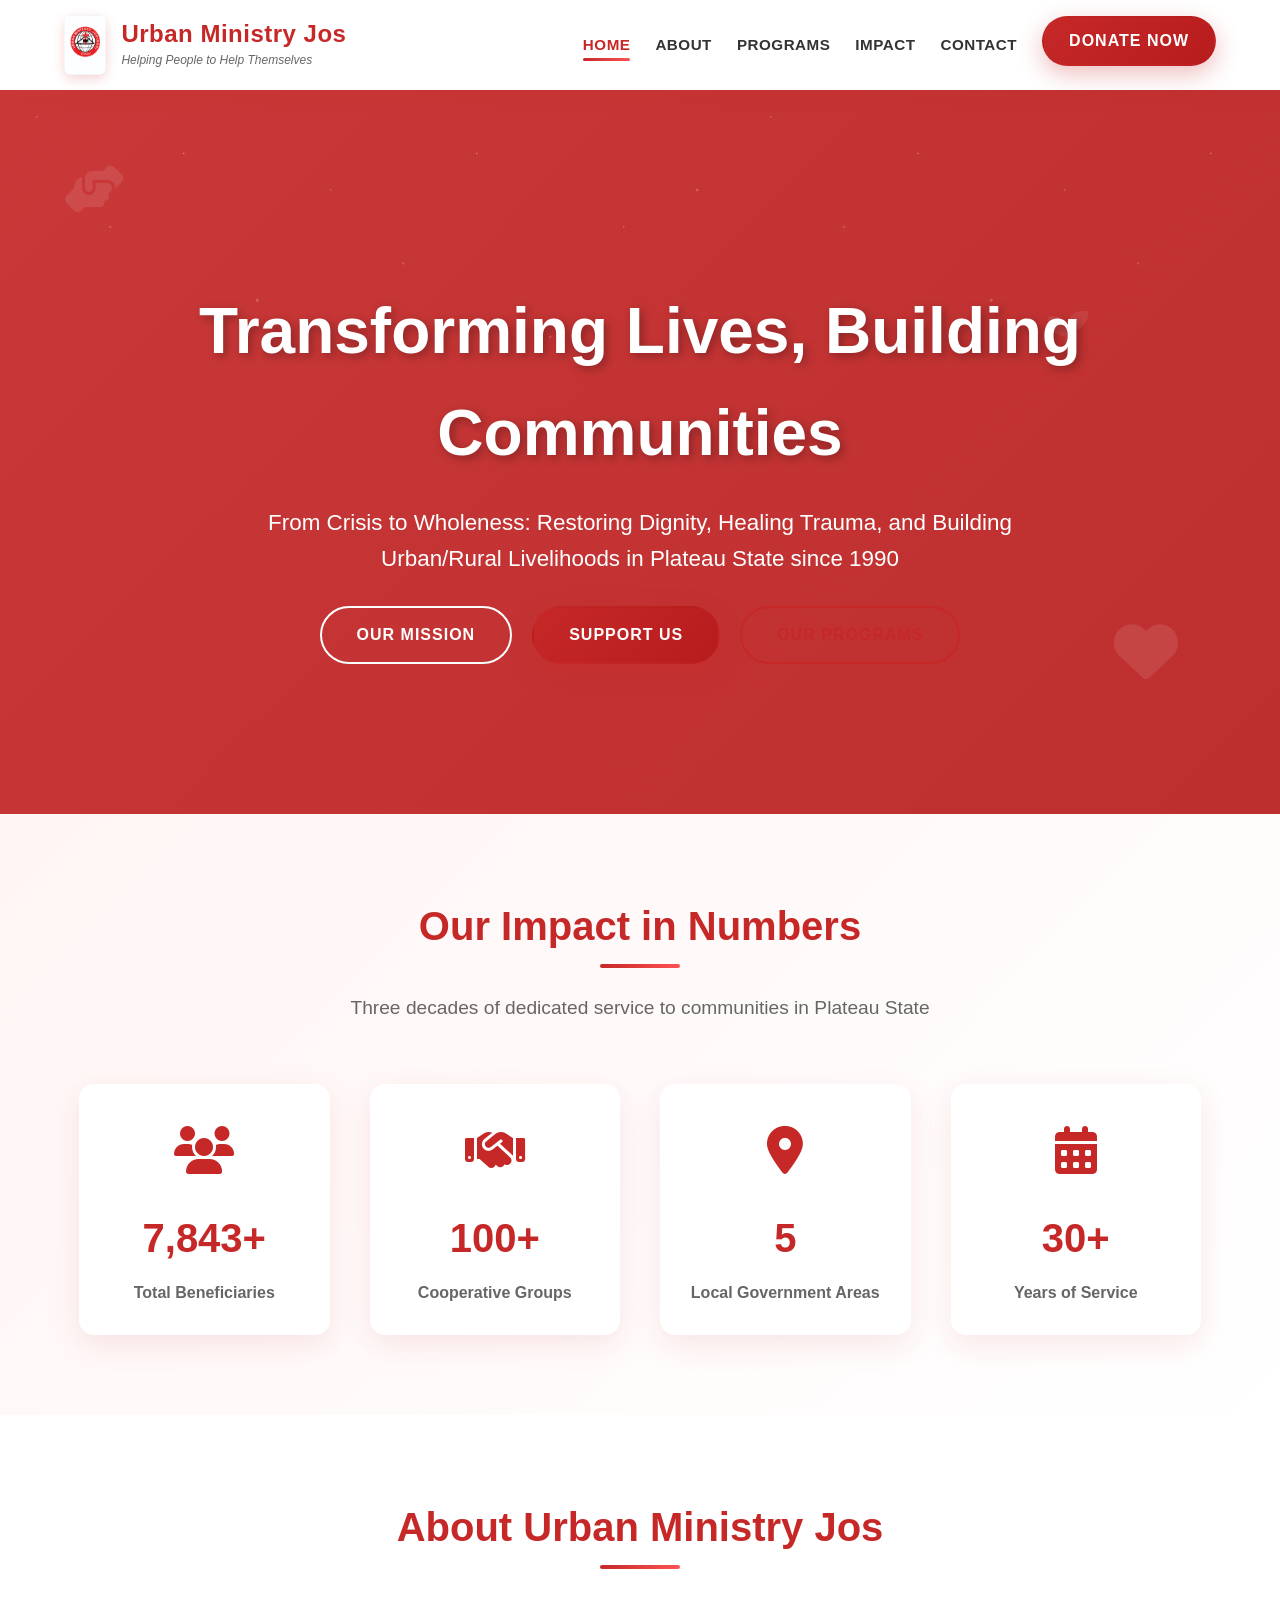
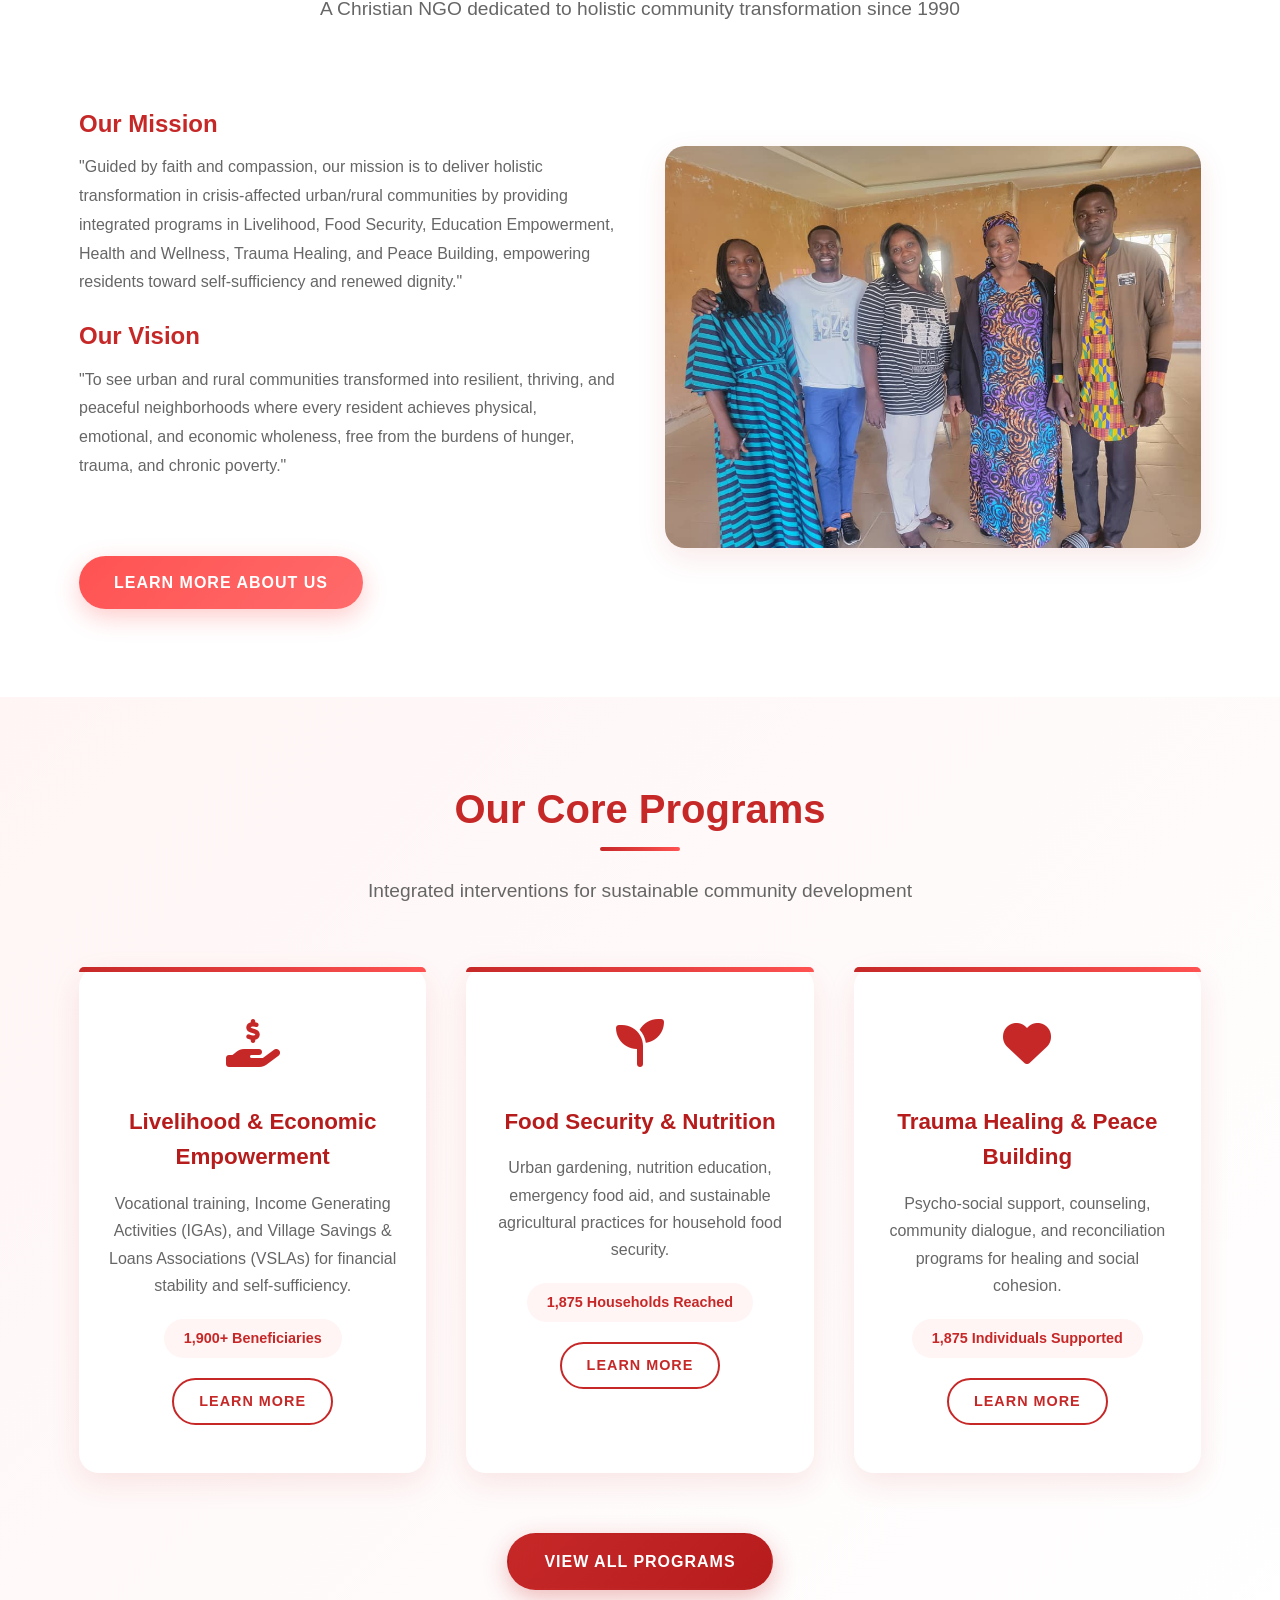
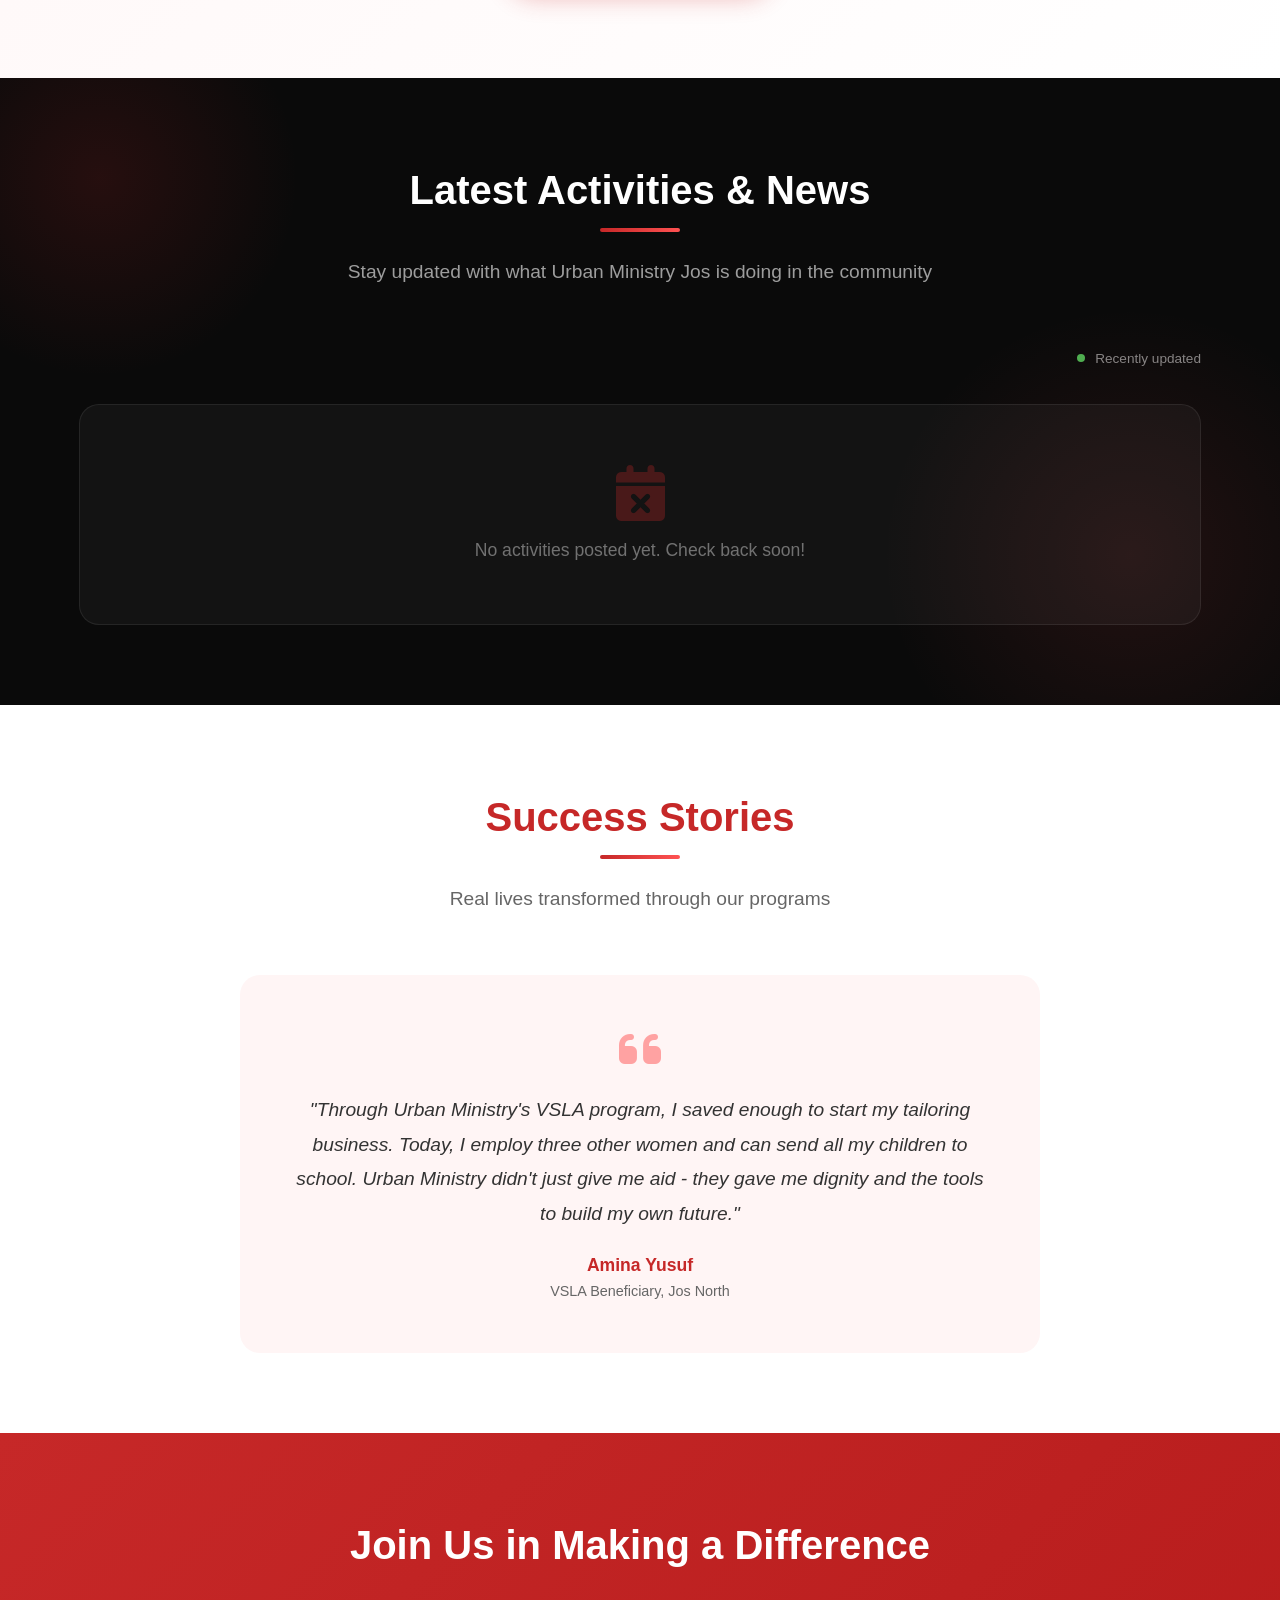
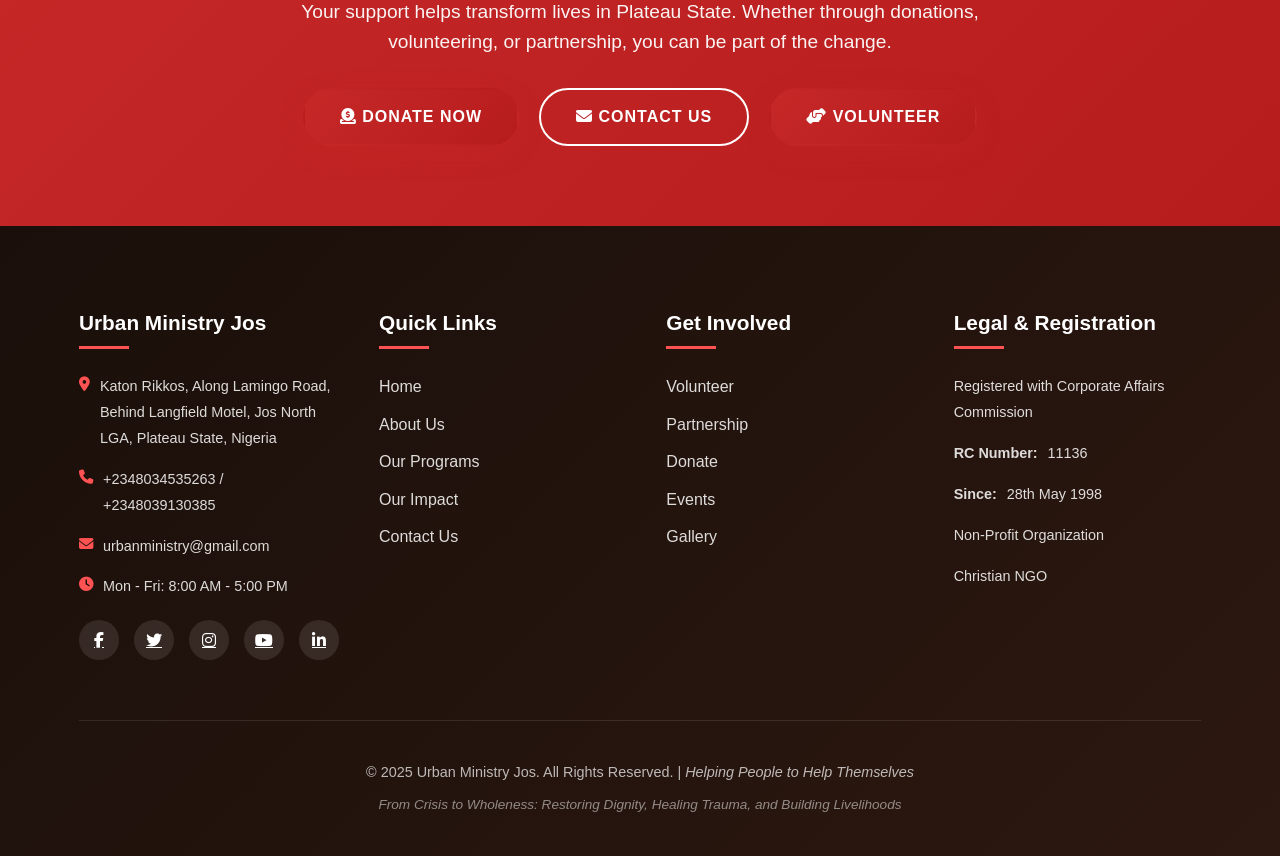
<file: index.html>
<!DOCTYPE html>
<html lang="en">
<head>
    <meta charset="UTF-8">
    <meta name="viewport" content="width=device-width, initial-scale=1.0">
    <title>Urban Ministry Jos - Transforming Communities Since 1990</title>
    <link rel="stylesheet" href="https://cdnjs.cloudflare.com/ajax/libs/font-awesome/6.4.0/css/all.min.css">
    <style>
        * { margin: 0; padding: 0; box-sizing: border-box; }

        :root {
            --primary: #c62828;
            --primary-dark: #b71c1c;
            --secondary: #ff5252;
            --light: #fff5f5;
            --dark: #333;
            --gray: #666;
            --white: #ffffff;
            --shadow: 0 10px 30px rgba(198, 40, 40, 0.1);
            --transition: all 0.4s cubic-bezier(0.4, 0, 0.2, 1);
        }

        body {
            font-family: 'Segoe UI', Tahoma, Geneva, Verdana, sans-serif;
            line-height: 1.6;
            color: var(--dark);
            background-color: var(--white);
            overflow-x: hidden;
        }

        .container { width: 90%; max-width: 1200px; margin: 0 auto; padding: 0 15px; }

        /* HEADER */
        header {
            background-color: var(--white);
            box-shadow: 0 2px 20px rgba(198,40,40,0.1);
            position: fixed; width: 100%; top: 0; left: 0;
            z-index: 1000; transition: var(--transition);
        }
        .header-container {
            display: flex;
            justify-content: space-between;
            align-items: center;
            padding: 15px 0;
            min-height: 80px;
            gap: 10px;
        }
        .logo { display: flex; align-items: center; gap: 15px; text-decoration: none; color: inherit; transition: transform 0.3s ease; flex-shrink: 0; }
        .logo:hover { transform: scale(1.02); }
        .logo-image { height: 60px; width: auto; border-radius: 8px; box-shadow: 0 4px 12px rgba(198,40,40,0.2); transition: all 0.3s ease; }
        .logo-image:hover { transform: rotate(5deg) scale(1.1); }
        .logo-text h1 { font-size: 1.5rem; color: var(--primary); margin: 0; line-height: 1.2; font-weight: 800; letter-spacing: 0.5px; }
        .logo-text p { font-size: 0.75rem; color: var(--gray); margin: 3px 0 0 0; font-style: italic; font-weight: 500; }
        nav ul { display: flex; list-style: none; gap: 25px; align-items: center; margin: 0; padding: 0; }
        nav ul li a { text-decoration: none; color: var(--dark); font-weight: 600; font-size: 0.95rem; padding: 8px 0; position: relative; transition: var(--transition); text-transform: uppercase; letter-spacing: 0.5px; }
        nav ul li a:hover { color: var(--primary); transform: translateY(-2px); }
        nav ul li a.active { color: var(--primary); font-weight: 700; }
        nav ul li a.active::after { content: ''; position: absolute; bottom: 0; left: 0; width: 100%; height: 3px; background: linear-gradient(90deg, var(--primary), var(--secondary)); border-radius: 2px; }

        /* BUTTONS */
        .btn { display: inline-block; padding: 14px 35px; border-radius: 50px; font-weight: 700; text-decoration: none; transition: all 0.4s ease; cursor: pointer; border: none; font-size: 1rem; text-align: center; font-family: inherit; letter-spacing: 1px; position: relative; overflow: hidden; text-transform: uppercase; }
        .btn::before { content: ''; position: absolute; top: 50%; left: 50%; width: 0; height: 0; border-radius: 50%; background: rgba(255,255,255,0.3); transform: translate(-50%,-50%); transition: width 0.6s, height 0.6s; }
        .btn:hover::before { width: 300px; height: 300px; }
        .btn-donate { background: linear-gradient(135deg, #c62828, #b71c1c); color: white; box-shadow: 0 8px 25px rgba(198,40,40,0.3); border: 2px solid transparent; }
        .btn-donate:hover { background: linear-gradient(135deg, #b71c1c, #8e0000); transform: translateY(-3px) scale(1.05); box-shadow: 0 15px 35px rgba(198,40,40,0.4); }
        .btn-support { background: linear-gradient(135deg, #c62828, #b71c1c); color: white; box-shadow: 0 8px 25px rgba(198,40,40,0.3); border: 2px solid transparent; }
        .btn-support:hover { background: linear-gradient(135deg, #b71c1c, #8e0000); transform: translateY(-3px) scale(1.05); }
        .btn-program { background: transparent; color: #c62828; border: 2px solid #c62828; }
        .btn-program:hover { background: linear-gradient(135deg, #c62828, #b71c1c); color: white; transform: translateY(-3px) scale(1.05); }
        .btn-mission { background: transparent; color: white; border: 2px solid white; }
        .btn-mission:hover { background: white; color: #c62828; transform: translateY(-3px) scale(1.05); }
        .btn-secondary { background: linear-gradient(135deg, #ff5252, #ff6b6b); color: white; box-shadow: 0 8px 25px rgba(255,82,82,0.3); }
        .btn-secondary:hover { transform: translateY(-3px) scale(1.05); }

        /* MOBILE MENU */
        .mobile-menu {
            display: none;
            font-size: 1.4rem;
            cursor: pointer;
            color: var(--primary);
            background: none;
            border: none;
            padding: 8px 10px;
            margin-left: auto;
            transition: transform 0.3s ease;
            line-height: 1;
        }
        .mobile-menu:hover { transform: rotate(90deg); }

        /* HERO */
        .hero {
            background: linear-gradient(135deg, rgba(198,40,40,0.92) 0%, rgba(183,28,28,0.92) 100%),
                url('https://images.unsplash.com/photo-1532629345422-7515f3d16bb6?ixlib=rb-4.0.3&auto=format&fit=crop&w=1600&q=80');
            background-size: cover; background-position: center; background-attachment: fixed;
            color: var(--white); padding: 200px 0 150px; text-align: center;
            margin-top: 80px; position: relative; overflow: hidden;
        }
        .hero::before { content: ''; position: absolute; top: 0; left: 0; right: 0; bottom: 0; background: url('data:image/svg+xml,<svg xmlns="http://www.w3.org/2000/svg" viewBox="0 0 2000 2000"><circle cx="100" cy="100" r="2" fill="white" opacity="0.3"/><circle cx="300" cy="400" r="3" fill="white" opacity="0.2"/><circle cx="500" cy="200" r="2" fill="white" opacity="0.4"/><circle cx="700" cy="600" r="4" fill="white" opacity="0.2"/><circle cx="900" cy="300" r="2" fill="white" opacity="0.3"/><circle cx="1100" cy="500" r="3" fill="white" opacity="0.2"/><circle cx="1300" cy="200" r="2" fill="white" opacity="0.4"/><circle cx="1500" cy="700" r="3" fill="white" opacity="0.2"/><circle cx="1700" cy="400" r="2" fill="white" opacity="0.3"/><circle cx="1900" cy="300" r="4" fill="white" opacity="0.2"/></svg>'); background-repeat: repeat; animation: floatParticles 20s linear infinite; pointer-events: none; }
        @keyframes floatParticles { 0%{transform:translateY(0) translateX(0)} 100%{transform:translateY(-200px) translateX(50px)} }
        .hero h1 { font-size: 4rem; margin-bottom: 20px; font-weight: 800; animation: fadeInDown 1s ease; position: relative; text-shadow: 3px 3px 10px rgba(0,0,0,0.3); }
        .hero p { font-size: 1.4rem; max-width: 800px; margin: 0 auto 30px; opacity: 0; animation: fadeInUp 1s ease 0.2s forwards; position: relative; }
        .hero-buttons { display: flex; justify-content: center; gap: 20px; flex-wrap: wrap; opacity: 0; animation: fadeInUp 1s ease 0.4s forwards; position: relative; }
        @keyframes fadeInDown { from{opacity:0;transform:translateY(-50px)} to{opacity:1;transform:translateY(0)} }
        @keyframes fadeInUp { from{opacity:0;transform:translateY(50px)} to{opacity:1;transform:translateY(0)} }
        .hero-float-1 { position: absolute; top: 10%; left: 5%; font-size: 3rem; color: rgba(255,255,255,0.1); animation: float1 8s ease-in-out infinite; }
        .hero-float-2 { position: absolute; bottom: 15%; right: 8%; font-size: 4rem; color: rgba(255,255,255,0.1); animation: float2 10s ease-in-out infinite; }
        .hero-float-3 { position: absolute; top: 30%; right: 15%; font-size: 2.5rem; color: rgba(255,255,255,0.08); animation: float3 7s ease-in-out infinite; }
        @keyframes float1 { 0%,100%{transform:translateY(0) rotate(0deg)} 50%{transform:translateY(-30px) rotate(10deg)} }
        @keyframes float2 { 0%,100%{transform:translateY(0) rotate(0deg)} 50%{transform:translateY(-40px) rotate(-10deg)} }
        @keyframes float3 { 0%,100%{transform:translateY(0) rotate(0deg)} 50%{transform:translateY(-25px) rotate(5deg)} }

        /* SECTION TITLE */
        .section-title { text-align: center; margin-bottom: 60px; }
        .section-title h2 { font-size: 2.5rem; color: var(--primary); margin-bottom: 15px; font-weight: 800; position: relative; display: inline-block; }
        .section-title h2::after { content: ''; position: absolute; bottom: -10px; left: 50%; transform: translateX(-50%); width: 80px; height: 4px; background: linear-gradient(90deg, var(--primary), var(--secondary)); border-radius: 2px; }
        .section-title p { color: var(--gray); font-size: 1.2rem; max-width: 700px; margin: 20px auto 0; }

        /* STATS */
        .stats-section { padding: 80px 0; background: linear-gradient(135deg, var(--light), #fff); }
        .stats-grid { display: grid; grid-template-columns: repeat(auto-fit, minmax(200px, 1fr)); gap: 40px; margin-top: 40px; }
        .stat-item { text-align: center; padding: 30px; background: var(--white); border-radius: 15px; box-shadow: var(--shadow); transition: var(--transition); }
        .stat-item:hover { transform: translateY(-10px); box-shadow: 0 20px 40px rgba(198,40,40,0.15); }
        .stat-icon { font-size: 3rem; color: var(--primary); margin-bottom: 15px; }
        .stat-number { font-size: 2.5rem; font-weight: 800; color: var(--primary); margin-bottom: 10px; }
        .stat-text { color: var(--gray); font-weight: 600; }

        /* ABOUT */
        .about-section { padding: 80px 0; }
        .about-content { display: grid; grid-template-columns: 1fr 1fr; gap: 50px; align-items: center; }
        .about-text h3 { color: var(--primary); margin: 20px 0 10px; font-size: 1.5rem; }
        .about-text p { color: var(--gray); line-height: 1.8; margin-bottom: 15px; }
        .about-image img { width: 100%; border-radius: 20px; box-shadow: var(--shadow); transition: var(--transition); }
        .about-image img:hover { transform: scale(1.02); }

        /* PROGRAMS */
        .programs-section { padding: 80px 0; background: linear-gradient(135deg, var(--light), #fff); }
        .programs-grid { display: grid; grid-template-columns: repeat(auto-fit, minmax(300px, 1fr)); gap: 40px; }
        .program-card { background: var(--white); border-radius: 20px; padding: 40px 30px; text-align: center; box-shadow: var(--shadow); transition: var(--transition); position: relative; }
        .program-card::before { content: ''; position: absolute; top: 0; left: 0; width: 100%; height: 5px; background: linear-gradient(90deg, var(--primary), var(--secondary)); border-radius: 20px 20px 0 0; }
        .program-card:hover { transform: translateY(-10px); box-shadow: 0 25px 50px rgba(198,40,40,0.2); }
        .program-icon { font-size: 3rem; color: var(--primary); margin-bottom: 20px; }
        .program-card h3 { color: var(--primary-dark); margin-bottom: 15px; font-size: 1.4rem; }
        .program-card p { color: var(--gray); margin-bottom: 20px; line-height: 1.7; }
        .program-stats { margin-bottom: 20px; }
        .program-stat { display: inline-block; background: var(--light); padding: 8px 20px; border-radius: 30px; color: var(--primary); font-weight: 700; font-size: 0.9rem; }

        /* ===== ACTIVITIES SECTION — OPTION A GLASSMORPHISM ===== */
        .activities-section { padding: 80px 0; background: #0a0a0a; position: relative; overflow: hidden; }

        /* Animated background blobs */
        .activities-section::before {
            content: '';
            position: absolute; top: -100px; left: -100px;
            width: 400px; height: 400px;
            background: radial-gradient(circle, rgba(198,40,40,0.15) 0%, transparent 70%);
            border-radius: 50%;
            animation: blobMove1 12s ease-in-out infinite;
            pointer-events: none;
        }
        .activities-section::after {
            content: '';
            position: absolute; bottom: -100px; right: -100px;
            width: 500px; height: 500px;
            background: radial-gradient(circle, rgba(255,82,82,0.1) 0%, transparent 70%);
            border-radius: 50%;
            animation: blobMove2 15s ease-in-out infinite;
            pointer-events: none;
        }
        @keyframes blobMove1 { 0%,100%{transform:translate(0,0) scale(1)} 50%{transform:translate(80px,60px) scale(1.2)} }
        @keyframes blobMove2 { 0%,100%{transform:translate(0,0) scale(1)} 50%{transform:translate(-60px,-40px) scale(1.15)} }

        /* Override section title for dark background */
        .activities-section .section-title h2 { color: #fff; }
        .activities-section .section-title p { color: rgba(255,255,255,0.6); }
        .activities-section .section-title h2::after { background: linear-gradient(90deg, var(--primary), var(--secondary)); }

        /* Live bar on dark bg */
        .activities-live-bar { display: flex; align-items: center; gap: 10px; justify-content: flex-end; margin-bottom: 35px; font-size: 0.85rem; color: rgba(255,255,255,0.5); }
        .live-dot { width: 8px; height: 8px; background: #4caf50; border-radius: 50%; animation: pulse-dot 1.5s infinite; }
        @keyframes pulse-dot { 0%,100%{transform:scale(1);opacity:1} 50%{transform:scale(1.4);opacity:0.6} }

        /* Grid */
        .activities-grid { display: grid; grid-template-columns: repeat(auto-fill, minmax(340px, 1fr)); gap: 28px; position: relative; z-index: 1; }

        /* ── GLASSMORPHISM CARD ── */
        .activity-card {
            position: relative;
            border-radius: 22px;
            overflow: hidden;
            cursor: pointer;
            box-shadow: 0 8px 32px rgba(0,0,0,0.4);
            border: 1px solid rgba(255,255,255,0.08);
            transform: translateY(0) scale(1);
            transition: transform 0.45s cubic-bezier(0.175,0.885,0.32,1.275),
                        box-shadow 0.45s ease;
        }

        .activity-card:hover {
            transform: translateY(-14px) scale(1.02);
            box-shadow: 0 30px 60px rgba(198,40,40,0.35), 0 0 0 1px rgba(198,40,40,0.3);
        }

        /* Full image fills card */
        .activity-img-wrap {
            position: relative;
            height: 320px;
            overflow: hidden;
        }

        .activity-img-wrap img {
            width: 100%; height: 100%;
            object-fit: cover;
            object-position: center top;
            transition: transform 0.7s cubic-bezier(0.4, 0, 0.2, 1);
            display: block;
        }

        .activity-card:hover .activity-img-wrap img {
            transform: scale(1.12);
        }

        /* Dark gradient overlay — bottom heavy */
        .activity-img-wrap::after {
            content: '';
            position: absolute; inset: 0;
            background: linear-gradient(
                to top,
                rgba(0,0,0,0.92) 0%,
                rgba(0,0,0,0.55) 40%,
                rgba(0,0,0,0.15) 70%,
                transparent 100%
            );
            transition: opacity 0.4s ease;
        }

        .activity-card:hover .activity-img-wrap::after {
            opacity: 0.85;
        }

        /* NEW badge */
        .activity-new-badge {
            position: absolute;
            top: 16px; right: 16px;
            background: linear-gradient(135deg, #c62828, #ff5252);
            color: white;
            padding: 5px 14px;
            border-radius: 20px;
            font-size: 0.72rem;
            font-weight: 800;
            text-transform: uppercase;
            letter-spacing: 1.5px;
            z-index: 3;
            box-shadow: 0 4px 15px rgba(198,40,40,0.5);
            animation: pulse-badge 2s infinite;
        }
        @keyframes pulse-badge { 0%,100%{transform:scale(1)} 50%{transform:scale(1.08)} }

        /* Date badge — top left */
        .activity-date-badge {
            position: absolute;
            top: 16px; left: 16px;
            background: rgba(255,255,255,0.15);
            backdrop-filter: blur(10px);
            -webkit-backdrop-filter: blur(10px);
            color: white;
            padding: 5px 14px;
            border-radius: 20px;
            font-size: 0.78rem;
            font-weight: 600;
            border: 1px solid rgba(255,255,255,0.2);
            z-index: 3;
        }

        /* Content sits at bottom of image */
        .activity-body {
            position: absolute;
            bottom: 0; left: 0; right: 0;
            padding: 24px 22px;
            z-index: 2;
            transform: translateY(0);
            transition: transform 0.4s ease;
        }

        .activity-body h3 {
            color: #ffffff;
            font-size: 1.15rem;
            font-weight: 700;
            margin-bottom: 8px;
            line-height: 1.35;
            text-shadow: 0 2px 8px rgba(0,0,0,0.5);
        }

        /* Red accent line under title */
        .activity-body h3::after {
            content: '';
            display: block;
            width: 0;
            height: 2px;
            background: linear-gradient(90deg, var(--primary), var(--secondary));
            border-radius: 2px;
            margin-top: 6px;
            transition: width 0.4s ease;
        }

        .activity-card:hover .activity-body h3::after {
            width: 60px;
        }

        /* Description — hidden by default, slides up on hover */
        .activity-body p {
            color: rgba(255,255,255,0.85);
            font-size: 0.9rem;
            line-height: 1.6;
            margin: 0;
            max-height: 0;
            overflow: hidden;
            opacity: 0;
            transition: max-height 0.45s ease, opacity 0.4s ease 0.05s;
            display: -webkit-box;
            -webkit-box-orient: vertical;
            -webkit-line-clamp: 3;
            line-clamp: 3;
        }

        .activity-card:hover .activity-body p {
            max-height: 80px;
            opacity: 1;
        }

        /* Shimmer effect on card border on hover */
.activity-card::before {
    content: '';
    position: absolute;
    inset: 0;
    border-radius: 22px;
    border: 1px solid rgba(198, 40, 40, 0);
    opacity: 0;
    transition: opacity 0.4s ease, border-color 0.4s ease;
    z-index: 4;
    pointer-events: none;
}

.activity-card:hover::before {
    opacity: 1;
    border-color: rgba(198, 40, 40, 0.6);
    box-shadow: 0 0 20px rgba(198, 40, 40, 0.3),
                inset 0 0 20px rgba(198, 40, 40, 0.05);
}

        .activity-card:hover::before { opacity: 1; }

        /* Empty / loading states */
        .activities-empty {
            text-align: center; padding: 60px 30px;
            color: rgba(255,255,255,0.4);
            background: rgba(255,255,255,0.04);
            border: 1px solid rgba(255,255,255,0.08);
            border-radius: 20px;
            grid-column: 1 / -1;
        }
        .activities-empty i { font-size: 3.5rem; color: rgba(198,40,40,0.3); margin-bottom: 15px; display: block; }
        .activities-empty p { font-size: 1.1rem; }

        .activities-loading { text-align: center; padding: 60px; grid-column: 1 / -1; color: rgba(255,255,255,0.4); }
        .spinner { width: 45px; height: 45px; border: 4px solid rgba(198,40,40,0.2); border-top-color: var(--primary); border-radius: 50%; animation: spin 0.8s linear infinite; margin: 0 auto 15px; }
        @keyframes spin { to { transform: rotate(360deg); } }

        /* View more button on dark bg */
        .activities-section .btn-program {
            background: transparent;
            color: white;
            border: 2px solid rgba(255,255,255,0.4);
        }
        .activities-section .btn-program:hover {
            background: var(--primary);
            border-color: var(--primary);
            color: white;
        }

        /* TESTIMONIAL */
        .testimonial-section { padding: 80px 0; }
        .testimonial { max-width: 800px; margin: 0 auto; text-align: center; padding: 50px; background: var(--light); border-radius: 20px; position: relative; }
        .testimonial i { font-size: 3rem; color: var(--secondary); opacity: 0.5; margin-bottom: 20px; }
        .testimonial p { font-size: 1.2rem; font-style: italic; color: var(--dark); line-height: 1.8; margin-bottom: 20px; }
        .testimonial-author { font-weight: 700; color: var(--primary); font-size: 1.1rem; }
        .testimonial-role { color: var(--gray); font-size: 0.9rem; }

        /* CTA */
        .cta-section { padding: 80px 0; background: linear-gradient(135deg, var(--primary), var(--primary-dark)); color: var(--white); text-align: center; }
        .cta-content h2 { font-size: 2.5rem; margin-bottom: 20px; }
        .cta-content p { max-width: 700px; margin: 0 auto 30px; font-size: 1.2rem; opacity: 0.95; }
        .cta-buttons { display: flex; justify-content: center; gap: 20px; flex-wrap: wrap; }

        /* FOOTER */
        footer { background: linear-gradient(135deg, #1a0f0a, #2c1810); color: var(--white); padding: 80px 0 40px; }
        .footer-content { display: grid; grid-template-columns: repeat(4, 1fr); gap: 40px; margin-bottom: 60px; }
        .footer-column h3 { font-size: 1.3rem; margin-bottom: 25px; position: relative; padding-bottom: 10px; }
        .footer-column h3::after { content: ''; position: absolute; bottom: 0; left: 0; width: 50px; height: 3px; background: var(--secondary); }
        .footer-column p { color: rgba(255,255,255,0.85); margin-bottom: 15px; line-height: 1.8; font-size: 0.9rem; display: flex; align-items: flex-start; gap: 10px; }
        .footer-column p i { color: var(--secondary); margin-top: 3px; }
        .footer-column ul { list-style: none; }
        .footer-column ul li { margin-bottom: 12px; }
        .footer-column ul li a { color: rgba(255,255,255,0.85); text-decoration: none; display: flex; align-items: center; gap: 10px; transition: var(--transition); }
        .footer-column ul li a:hover { color: var(--secondary); padding-left: 5px; }
        .social-links { display: flex; gap: 15px; margin-top: 20px; }
        .social-links a { width: 40px; height: 40px; background: rgba(255,255,255,0.1); border-radius: 50%; display: flex; align-items: center; justify-content: center; color: var(--white); transition: var(--transition); }
        .social-links a:hover { background: var(--secondary); transform: translateY(-5px); }
        .copyright { text-align: center; padding-top: 40px; border-top: 1px solid rgba(255,255,255,0.1); color: rgba(255,255,255,0.7); font-size: 0.9rem; }
        .footer-motto { font-style: italic; margin-top: 10px; color: rgba(255,255,255,0.5); font-size: 0.85rem; }

        /* UTILITY */
        .text-center { text-align: center; }
        .mt-60 { margin-top: 60px; }

        /* RESPONSIVE */
        /* ===== TABLET ===== */
        @media (max-width: 992px) {
            .hero h1 { font-size: 2.8rem; }
            .about-content { grid-template-columns: 1fr; }
            .footer-content { grid-template-columns: repeat(2, 1fr); }
        }

        /* ===== MOBILE ===== */
        @media (max-width: 768px) {

            /* --- Hamburger --- */
            .mobile-menu {
                display: flex;
                align-items: center;
                justify-content: center;
                width: 40px;
                height: 40px;
                border-radius: 8px;
                background: var(--light);
                border: 1.5px solid rgba(198,40,40,0.2);
                color: var(--primary);
                font-size: 1.15rem;
                cursor: pointer;
                flex-shrink: 0;
                margin-left: auto;
                order: 3;
                transition: background 0.2s ease;
            }
            .mobile-menu:hover { background: rgba(198,40,40,0.12); transform: none; }

            /* --- Header tighter --- */
            .header-container {
                padding: 8px 0;
                min-height: 64px;
            }

            /* --- Logo smaller --- */
            .logo-image { height: 40px; }
            .logo-text h1 { font-size: 1.1rem; }
            .logo-text p { font-size: 0.62rem; }

            /* --- Full-screen nav drawer --- */
            nav ul {
                position: fixed;
                top: 64px; left: -100%;
                width: 100%; height: calc(100vh - 64px);
                background: var(--white);
                flex-direction: column;
                align-items: center;
                justify-content: center;
                padding: 0;
                transition: left 0.4s cubic-bezier(0.4,0,0.2,1);
                gap: 8px;
                z-index: 999;
                box-shadow: 4px 0 30px rgba(0,0,0,0.08);
            }

            nav ul.active { left: 0; }

            nav ul li { width: 80%; }

            nav ul li a {
                display: block;
                text-align: center;
                padding: 14px 20px;
                border-radius: 12px;
                font-size: 1rem;
                transition: background 0.2s ease, color 0.2s ease;
            }

            nav ul li a:hover,
            nav ul li a.active {
                background: var(--light);
                color: var(--primary);
            }

            nav ul li a.active::after { display: none; }

            /* Donate button in nav */
            nav ul li a.btn-donate {
                background: linear-gradient(135deg, #c62828, #b71c1c) !important;
                color: white !important;
                border-radius: 50px !important;
                padding: 14px 20px !important;
                margin-top: 0;
                text-align: center;
            }

            /* Make all nav items centered including donate */
            nav ul li {
                width: 78%;
                display: flex;
                justify-content: center;
            }

            nav ul li a {
                width: 100%;
                text-align: center;
            }

            /* --- Hero --- */
            .hero {
                padding: 110px 0 70px;
                margin-top: 64px;
                background-attachment: scroll;
            }
            .hero h1 { font-size: 1.8rem; line-height: 1.3; }
            .hero p { font-size: 0.95rem; }
            .hero-buttons { flex-direction: column; align-items: center; gap: 12px; }
            .hero-buttons .btn { width: 100%; max-width: 260px; padding: 12px 20px; }

            /* --- Section titles --- */
            .section-title h2 { font-size: 1.8rem; }
            .section-title p { font-size: 1rem; }

            /* --- Stats --- */
            .stats-grid { grid-template-columns: repeat(2, 1fr); gap: 15px; }
            .stat-number { font-size: 2rem; }

            /* --- Programs --- */
            .programs-grid { grid-template-columns: 1fr; }

            /* --- Activities --- */
            .activities-grid { grid-template-columns: 1fr; gap: 20px; }
            .activity-img-wrap { height: 260px; }
            .activity-body p { max-height: 80px; opacity: 1; }
            .activity-body h3::after { width: 50px; }

            /* --- Footer --- */
            .footer-content { grid-template-columns: 1fr; text-align: center; gap: 30px; }
            .footer-column h3::after { left: 50%; transform: translateX(-50%); }
            .footer-column p { justify-content: center; }
            .footer-column ul li a { justify-content: center; }
            .social-links { justify-content: center; }

            /* --- CTA --- */
            .cta-buttons { flex-direction: column; align-items: center; }
            .cta-buttons .btn { width: 100%; max-width: 280px; }
        }

        /* ===== SMALL MOBILE ===== */
        @media (max-width: 480px) {
            .stats-grid { grid-template-columns: repeat(2, 1fr); gap: 12px; }
            .stat-item { padding: 20px 15px; }
            .stat-number { font-size: 1.7rem; }
            .testimonial { padding: 25px 20px; }
            .testimonial p { font-size: 0.95rem; }
            .cta-content h2 { font-size: 1.6rem; }
            .hero h1 { font-size: 1.6rem; }
            .activity-img-wrap { height: 240px; }
            .logo-text h1 { font-size: 1rem; }
            .logo-text p { display: none; }
        }
    </style>
</head>
<body>
    <!-- Header -->
    <header>
        <div class="container header-container">
            <a href="index.html" class="logo">
                <img src="Logo's/Urban Ministry.jpeg" alt="Urban Ministry Logo" class="logo-image" onerror="this.style.display='none';">
                <div class="logo-text">
                    <h1>Urban Ministry Jos</h1>
                    <p>Helping People to Help Themselves</p>
                </div>
            </a>
            <button class="mobile-menu"><i class="fas fa-bars"></i></button>
            <nav>
                <ul>
                    <li><a href="index.html" class="active">Home</a></li>
                    <li><a href="about.html">About</a></li>
                    <li><a href="programs.html">Programs</a></li>
                    <li><a href="impact.html">Impact</a></li>
                    <li><a href="contact.html">Contact</a></li>
                    <li><a href="donate.html" class="btn btn-donate" style="padding: 10px 25px;">Donate Now</a></li>
                </ul>
            </nav>
        </div>
    </header>

    <!-- Hero -->
    <section class="hero">
        <div class="hero-float-1"><i class="fas fa-hands-helping"></i></div>
        <div class="hero-float-2"><i class="fas fa-heart"></i></div>
        <div class="hero-float-3"><i class="fas fa-seedling"></i></div>
        <div class="container">
            <h1>Transforming Lives, Building Communities</h1>
            <p>From Crisis to Wholeness: Restoring Dignity, Healing Trauma, and Building Urban/Rural Livelihoods in Plateau State since 1990</p>
            <div class="hero-buttons">
                <a href="about.html" class="btn btn-mission">Our Mission</a>
                <a href="donate.html" class="btn btn-support">Support Us</a>
                <a href="programs.html" class="btn btn-program">Our Programs</a>
            </div>
        </div>
    </section>

    <!-- Stats -->
    <section class="stats-section">
        <div class="container">
            <div class="section-title">
                <h2>Our Impact in Numbers</h2>
                <p>Three decades of dedicated service to communities in Plateau State</p>
            </div>
            <div class="stats-grid">
                <div class="stat-item"><div class="stat-icon"><i class="fas fa-users"></i></div><div class="stat-number">7,843+</div><div class="stat-text">Total Beneficiaries</div></div>
                <div class="stat-item"><div class="stat-icon"><i class="fas fa-handshake"></i></div><div class="stat-number">100+</div><div class="stat-text">Cooperative Groups</div></div>
                <div class="stat-item"><div class="stat-icon"><i class="fas fa-map-marker-alt"></i></div><div class="stat-number">5</div><div class="stat-text">Local Government Areas</div></div>
                <div class="stat-item"><div class="stat-icon"><i class="fas fa-calendar-alt"></i></div><div class="stat-number">30+</div><div class="stat-text">Years of Service</div></div>
            </div>
        </div>
    </section>

    <!-- About -->
    <section class="about-section">
        <div class="container">
            <div class="section-title">
                <h2>About Urban Ministry Jos</h2>
                <p>A Christian NGO dedicated to holistic community transformation since 1990</p>
            </div>
            <div class="about-content">
                <div class="about-text">
                    <h3>Our Mission</h3>
                    <p>"Guided by faith and compassion, our mission is to deliver holistic transformation in crisis-affected urban/rural communities by providing integrated programs in Livelihood, Food Security, Education Empowerment, Health and Wellness, Trauma Healing, and Peace Building, empowering residents toward self-sufficiency and renewed dignity."</p>
                    <h3>Our Vision</h3>
                    <p>"To see urban and rural communities transformed into resilient, thriving, and peaceful neighborhoods where every resident achieves physical, emotional, and economic wholeness, free from the burdens of hunger, trauma, and chronic poverty."</p>
                    <a href="about.html" class="btn btn-secondary mt-60">Learn More About Us</a>
                </div>
                <div class="about-image">
                    <img src="images/UM index about.jpeg" alt="Community Development" onerror="this.src='https://via.placeholder.com/500x400?text=About+Us'">
                </div>
            </div>
        </div>
    </section>

    <!-- Programs -->
    <section class="programs-section">
        <div class="container">
            <div class="section-title">
                <h2>Our Core Programs</h2>
                <p>Integrated interventions for sustainable community development</p>
            </div>
            <div class="programs-grid">
                <div class="program-card">
                    <div class="program-icon"><i class="fas fa-hand-holding-usd"></i></div>
                    <h3>Livelihood & Economic Empowerment</h3>
                    <p>Vocational training, Income Generating Activities (IGAs), and Village Savings & Loans Associations (VSLAs) for financial stability and self-sufficiency.</p>
                    <div class="program-stats"><span class="program-stat">1,900+ Beneficiaries</span></div>
                    <a href="programs.html#livelihood" class="btn btn-program" style="padding:10px 25px;font-size:0.9rem;">Learn More</a>
                </div>
                <div class="program-card">
                    <div class="program-icon"><i class="fas fa-seedling"></i></div>
                    <h3>Food Security & Nutrition</h3>
                    <p>Urban gardening, nutrition education, emergency food aid, and sustainable agricultural practices for household food security.</p>
                    <div class="program-stats"><span class="program-stat">1,875 Households Reached</span></div>
                    <a href="programs.html#food" class="btn btn-program" style="padding:10px 25px;font-size:0.9rem;">Learn More</a>
                </div>
                <div class="program-card">
                    <div class="program-icon"><i class="fas fa-heart"></i></div>
                    <h3>Trauma Healing & Peace Building</h3>
                    <p>Psycho-social support, counseling, community dialogue, and reconciliation programs for healing and social cohesion.</p>
                    <div class="program-stats"><span class="program-stat">1,875 Individuals Supported</span></div>
                    <a href="programs.html#trauma" class="btn btn-program" style="padding:10px 25px;font-size:0.9rem;">Learn More</a>
                </div>
            </div>
            <div class="text-center mt-60">
                <a href="programs.html" class="btn btn-support">View All Programs</a>
            </div>
        </div>
    </section>

    <!-- ===== ACTIVITIES SECTION ===== -->
    <section class="activities-section" id="activities">
        <div class="container">
            <div class="section-title">
                <h2>Latest Activities & News</h2>
                <p>Stay updated with what Urban Ministry Jos is doing in the community</p>
            </div>
            <div class="activities-live-bar">
                <span class="live-dot"></span>
                <span id="lastUpdatedText">Loading updates...</span>
            </div>
            <div class="activities-grid" id="activitiesGrid">
                <div class="activities-loading">
                    <div class="spinner"></div>
                    <p>Loading latest activities...</p>
                </div>
            </div>
            <div class="text-center mt-60" id="viewMoreWrap" style="display:none;">
                <a href="#activities" class="btn btn-program" id="viewMoreBtn">
                    <i class="fas fa-th-large"></i> Show All Activities
                </a>
            </div>
        </div>
    </section>

    <!-- Testimonial -->
    <section class="testimonial-section">
        <div class="container">
            <div class="section-title">
                <h2>Success Stories</h2>
                <p>Real lives transformed through our programs</p>
            </div>
            <div class="testimonial">
                <i class="fas fa-quote-left"></i>
                <p>"Through Urban Ministry's VSLA program, I saved enough to start my tailoring business. Today, I employ three other women and can send all my children to school. Urban Ministry didn't just give me aid - they gave me dignity and the tools to build my own future."</p>
                <div class="testimonial-author">Amina Yusuf</div>
                <div class="testimonial-role">VSLA Beneficiary, Jos North</div>
            </div>
        </div>
    </section>

    <!-- CTA -->
    <section class="cta-section">
        <div class="container">
            <div class="cta-content">
                <h2>Join Us in Making a Difference</h2>
                <p>Your support helps transform lives in Plateau State. Whether through donations, volunteering, or partnership, you can be part of the change.</p>
                <div class="cta-buttons">
                    <a href="donate.html" class="btn btn-donate"><i class="fas fa-donate"></i> Donate Now</a>
                    <a href="contact.html" class="btn btn-mission"><i class="fas fa-envelope"></i> Contact Us</a>
                    <a href="volunteer.html" class="btn btn-donate"><i class="fas fa-hands-helping"></i> Volunteer</a>
                </div>
            </div>
        </div>
    </section>

    <!-- Footer -->
    <footer>
        <div class="container">
            <div class="footer-content">
                <div class="footer-column">
                    <h3>Urban Ministry Jos</h3>
                    <p><i class="fas fa-map-marker-alt"></i> Katon Rikkos, Along Lamingo Road, Behind Langfield Motel, Jos North LGA, Plateau State, Nigeria</p>
                    <p><i class="fas fa-phone"></i> +2348034535263 / +2348039130385</p>
                    <p><i class="fas fa-envelope"></i> urbanministry@gmail.com</p>
                    <p><i class="fas fa-clock"></i> Mon - Fri: 8:00 AM - 5:00 PM</p>
                    <div class="social-links">
                        <a href="#"><i class="fab fa-facebook-f"></i></a>
                        <a href="#"><i class="fab fa-twitter"></i></a>
                        <a href="#"><i class="fab fa-instagram"></i></a>
                        <a href="#"><i class="fab fa-youtube"></i></a>
                        <a href="#"><i class="fab fa-linkedin-in"></i></a>
                    </div>
                </div>
                <div class="footer-column">
                    <h3>Quick Links</h3>
                    <ul>
                        <li><a href="index.html">Home</a></li>
                        <li><a href="about.html">About Us</a></li>
                        <li><a href="programs.html">Our Programs</a></li>
                        <li><a href="impact.html">Our Impact</a></li>
                        <li><a href="contact.html">Contact Us</a></li>
                    </ul>
                </div>
                <div class="footer-column">
                    <h3>Get Involved</h3>
                    <ul>
                        <li><a href="volunteer.html">Volunteer</a></li>
                        <li><a href="partners.html">Partnership</a></li>
                        <li><a href="donate.html">Donate</a></li>
                        <li><a href="events.html">Events</a></li>
                        <li><a href="gallery.html">Gallery</a></li>
                    </ul>
                </div>
                <div class="footer-column">
                    <h3>Legal & Registration</h3>
                    <p>Registered with Corporate Affairs Commission</p>
                    <p><strong>RC Number:</strong> 11136</p>
                    <p><strong>Since:</strong> 28th May 1998</p>
                    <p>Non-Profit Organization</p>
                    <p>Christian NGO</p>
                </div>
            </div>
            <div class="copyright">
                <p>&copy; 2025 Urban Ministry Jos. All Rights Reserved. | <em>Helping People to Help Themselves</em></p>
                <p class="footer-motto">From Crisis to Wholeness: Restoring Dignity, Healing Trauma, and Building Livelihoods</p>
            </div>
        </div>
    </footer>

    <script>
        // MOBILE MENU
        const mobileMenu = document.querySelector('.mobile-menu');
        const navMenu = document.querySelector('nav ul');
        mobileMenu.addEventListener('click', function () {
            navMenu.classList.toggle('active');
            const icon = this.querySelector('i');
            icon.classList.toggle('fa-bars');
            icon.classList.toggle('fa-times');
        });
        document.querySelectorAll('nav ul li a').forEach(link => {
            link.addEventListener('click', function () {
                navMenu.classList.remove('active');
                const icon = mobileMenu.querySelector('i');
                if (icon) { icon.classList.remove('fa-times'); icon.classList.add('fa-bars'); }
            });
        });

        // HEADER SCROLL
        window.addEventListener('scroll', function () {
            const header = document.querySelector('header');
            if (window.scrollY > 100) {
                header.style.boxShadow = '0 5px 30px rgba(198,40,40,0.15)';
                header.style.background = 'rgba(255,255,255,0.98)';
            } else {
                header.style.boxShadow = '0 2px 20px rgba(198,40,40,0.1)';
                header.style.background = 'white';
            }
        });

        // SMOOTH SCROLL
        document.querySelectorAll('a[href^="#"]').forEach(anchor => {
            anchor.addEventListener('click', function (e) {
                e.preventDefault();
                const targetId = this.getAttribute('href');
                if (targetId === '#') return;
                const targetElement = document.querySelector(targetId);
                if (targetElement) window.scrollTo({ top: targetElement.offsetTop - 80, behavior: 'smooth' });
            });
        });

        // SCROLL ANIMATIONS
        const animateElements = document.querySelectorAll('.stat-item, .program-card, .about-content, .testimonial');
        const observer = new IntersectionObserver((entries) => {
            entries.forEach(entry => {
                if (entry.isIntersecting) {
                    entry.target.style.opacity = '1';
                    entry.target.style.transform = 'translateY(0)';
                }
            });
        }, { threshold: 0.2 });
        animateElements.forEach(el => {
            el.style.opacity = '0';
            el.style.transform = 'translateY(30px)';
            el.style.transition = 'all 0.8s ease';
            observer.observe(el);
        });

        // CARD ENTRANCE ANIMATION via IntersectionObserver
        function observeCards() {
            const cards = document.querySelectorAll('.activity-card');
            const cardObserver = new IntersectionObserver((entries) => {
                entries.forEach((entry, i) => {
                    if (entry.isIntersecting) {
                        setTimeout(() => {
                            entry.target.style.opacity = '1';
                            entry.target.style.transform = 'translateY(0) scale(1)';
                        }, entry.target.dataset.delay || 0);
                        cardObserver.unobserve(entry.target);
                    }
                });
            }, { threshold: 0.1 });
            cards.forEach((card, i) => {
                card.style.opacity = '0';
                card.style.transform = 'translateY(50px) scale(0.95)';
                card.style.transition = 'opacity 0.7s ease, transform 0.7s cubic-bezier(0.175,0.885,0.32,1.275)';
                card.dataset.delay = i * 100;
                cardObserver.observe(card);
            });
        }

        // ACTIVITIES
        const PREVIEW_COUNT = 6;
        let showingAll = false;
        let allActivities = [];

        function escapeHtml(text) {
            if (!text) return '';
            return text.replace(/[&<>"']/g, m => ({'&':'&amp;','<':'&lt;','>':'&gt;','"':'&quot;',"'":'&#39;'}[m]));
        }

        function formatDate(dateStr) {
            if (!dateStr) return '';
            try {
                const d = new Date(dateStr + 'T00:00:00');
                return d.toLocaleDateString('en-NG', { day: 'numeric', month: 'short', year: 'numeric' });
            } catch(e) { return dateStr; }
        }

        function renderActivityCard(activity, index) {
            const isNew    = index === 0;
            const newBadge = isNew ? '<span class="activity-new-badge"><i class="fas fa-star" style="margin-right:4px;font-size:0.65rem;"></i>New</span>' : '';
            const imgSrc   = activity.image_path || activity.image || '';
            const dateStr  = activity.activity_date || activity.date || '';
            const fullImg  = imgSrc || 'https://via.placeholder.com/400x320?text=Urban+Ministry+Jos';

            return `
                <div class="activity-card">
                    ${newBadge}
                    <div class="activity-img-wrap">
                        <img src="${escapeHtml(fullImg)}"
                             alt="${escapeHtml(activity.title)}"
                             onerror="this.src='https://via.placeholder.com/400x320?text=Urban+Ministry+Jos'">
                    </div>
                    <span class="activity-date-badge">
                        <i class="fas fa-calendar-alt" style="margin-right:5px;"></i>${formatDate(dateStr)}
                    </span>
                    <div class="activity-body">
                        <h3>${escapeHtml(activity.title)}</h3>
                        <p>${escapeHtml(activity.description)}</p>
                    </div>
                </div>`;
        }

        function renderActivities(activities) {
            const grid = document.getElementById('activitiesGrid');
            const viewMoreWrap = document.getElementById('viewMoreWrap');
            const viewMoreBtn  = document.getElementById('viewMoreBtn');

            if (!activities || activities.length === 0) {
                grid.innerHTML = `
                    <div class="activities-empty">
                        <i class="fas fa-calendar-times"></i>
                        <p>No activities posted yet. Check back soon!</p>
                    </div>`;
                viewMoreWrap.style.display = 'none';
                return;
            }

            const toShow = showingAll ? activities : activities.slice(0, PREVIEW_COUNT);
            grid.innerHTML = toShow.map((a, i) => renderActivityCard(a, i)).join('');
            observeCards();

            if (activities.length > PREVIEW_COUNT && !showingAll) {
                viewMoreWrap.style.display = 'block';
                viewMoreBtn.innerHTML = `<i class="fas fa-th-large"></i> Show All ${activities.length} Activities`;
            } else {
                viewMoreWrap.style.display = 'none';
            }
        }

        async function loadActivities() {
            try {
                const res  = await fetch('admin_api.php?status=active&t=' + Date.now());
                const text = await res.text();
                let result;
                try { result = JSON.parse(text); }
                catch(e) {
                    const raw = localStorage.getItem('um_active_activities');
                    allActivities = raw ? JSON.parse(raw) : [];
                    document.getElementById('lastUpdatedText').textContent = 'Recently updated';
                    renderActivities(allActivities);
                    return;
                }
                if (result.success) {
                    allActivities = result.data || [];
                    document.getElementById('lastUpdatedText').textContent =
                        allActivities.length
                            ? 'Live — ' + allActivities.length + ' activit' + (allActivities.length === 1 ? 'y' : 'ies')
                            : 'No activities yet';
                    renderActivities(allActivities);
                } else {
                    throw new Error(result.message || 'API error');
                }
            } catch(e) {
                document.getElementById('activitiesGrid').innerHTML = `
                    <div class="activities-empty">
                        <i class="fas fa-exclamation-circle"></i>
                        <p>Could not load activities. Please refresh the page.</p>
                    </div>`;
                document.getElementById('lastUpdatedText').textContent = 'Could not connect';
            }
        }

        document.getElementById('viewMoreBtn').addEventListener('click', function(e) {
            e.preventDefault();
            showingAll = !showingAll;
            renderActivities(allActivities);
            if (!showingAll) document.getElementById('activities').scrollIntoView({ behavior: 'smooth', block: 'start' });
        });

        loadActivities();
        setInterval(loadActivities, 60000);
        document.addEventListener('visibilitychange', function() { if (!document.hidden) loadActivities(); });

        document.addEventListener('keydown', function(event) {   
  // Ctrl + Shift + U
  if (
    (event.ctrlKey || event.metaKey) &&
    event.shiftKey &&
    event.key.toLowerCase() === 'u'
  ) {      
    event.preventDefault(); 
    
    sessionStorage.setItem('allow_admin_access', 'true');
    window.location.href = 'admin.html';
  }
});
    </script>
</body>
</html>
</file>
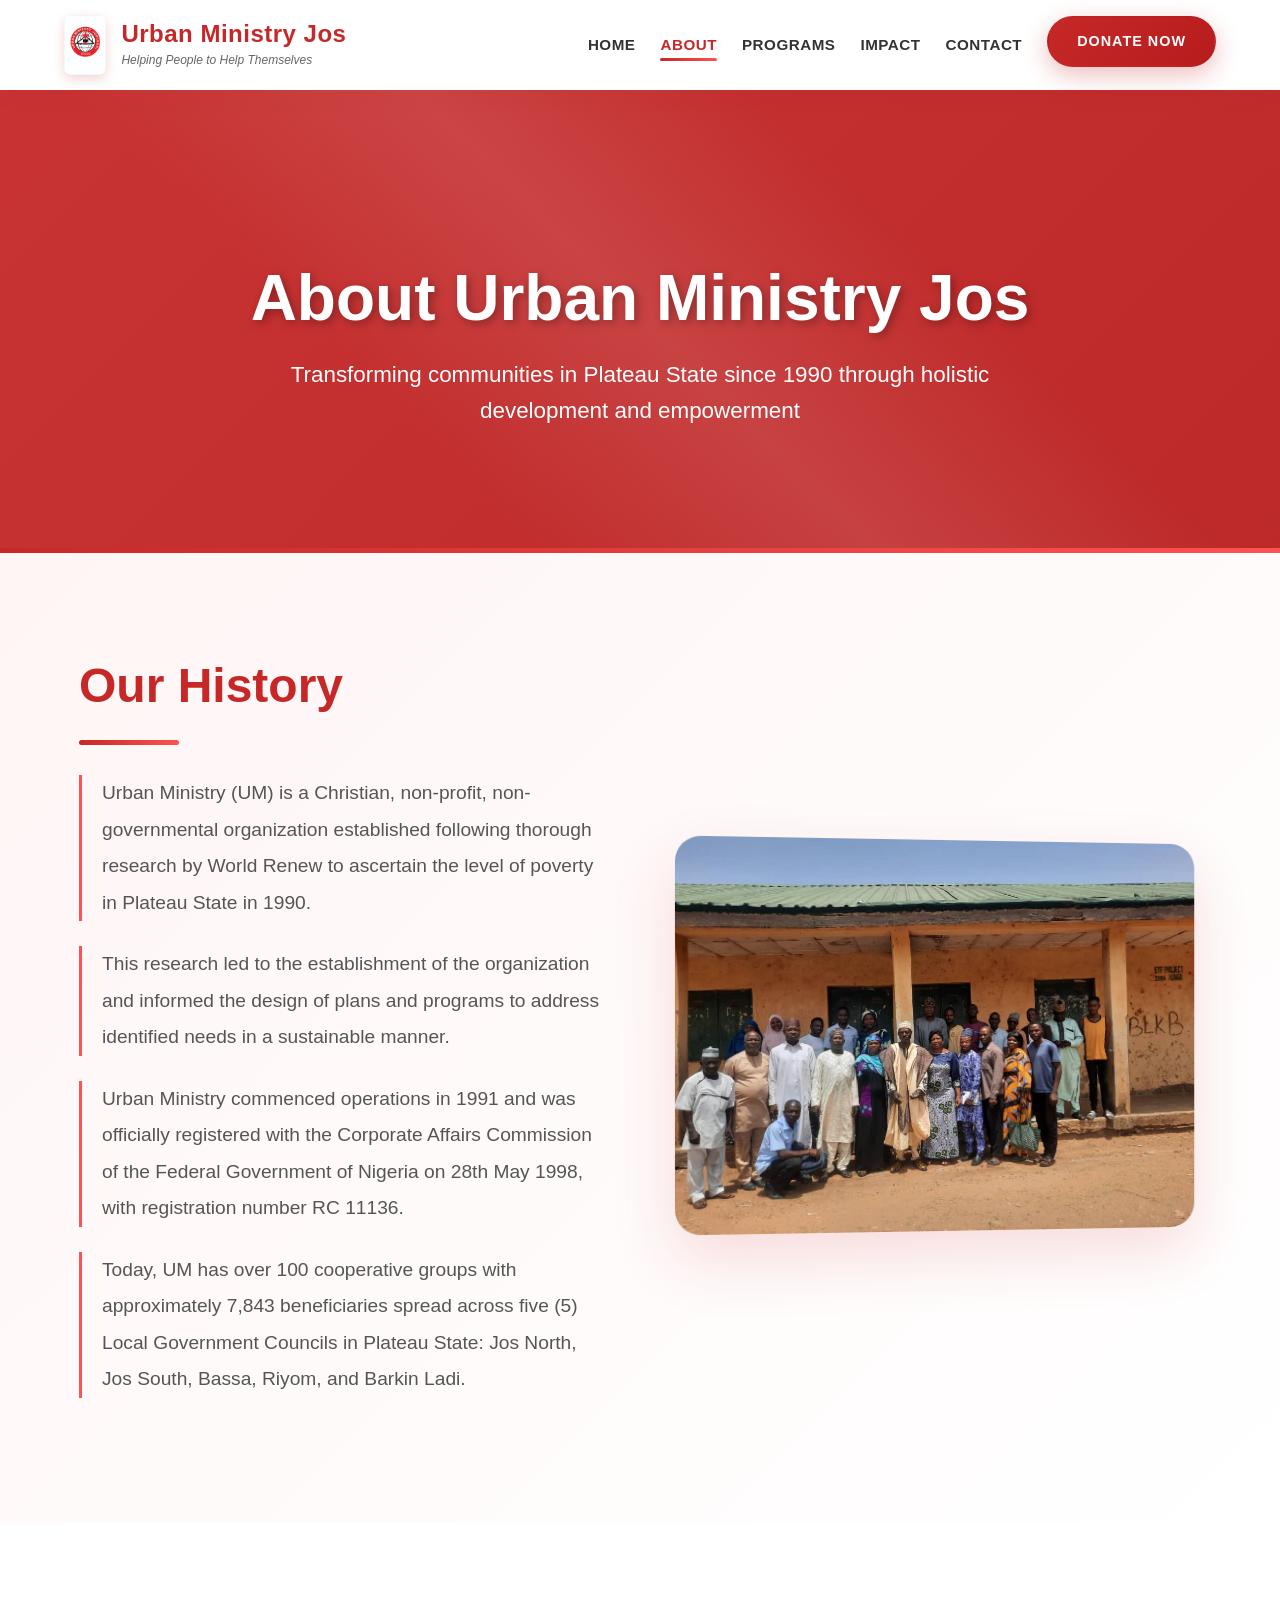
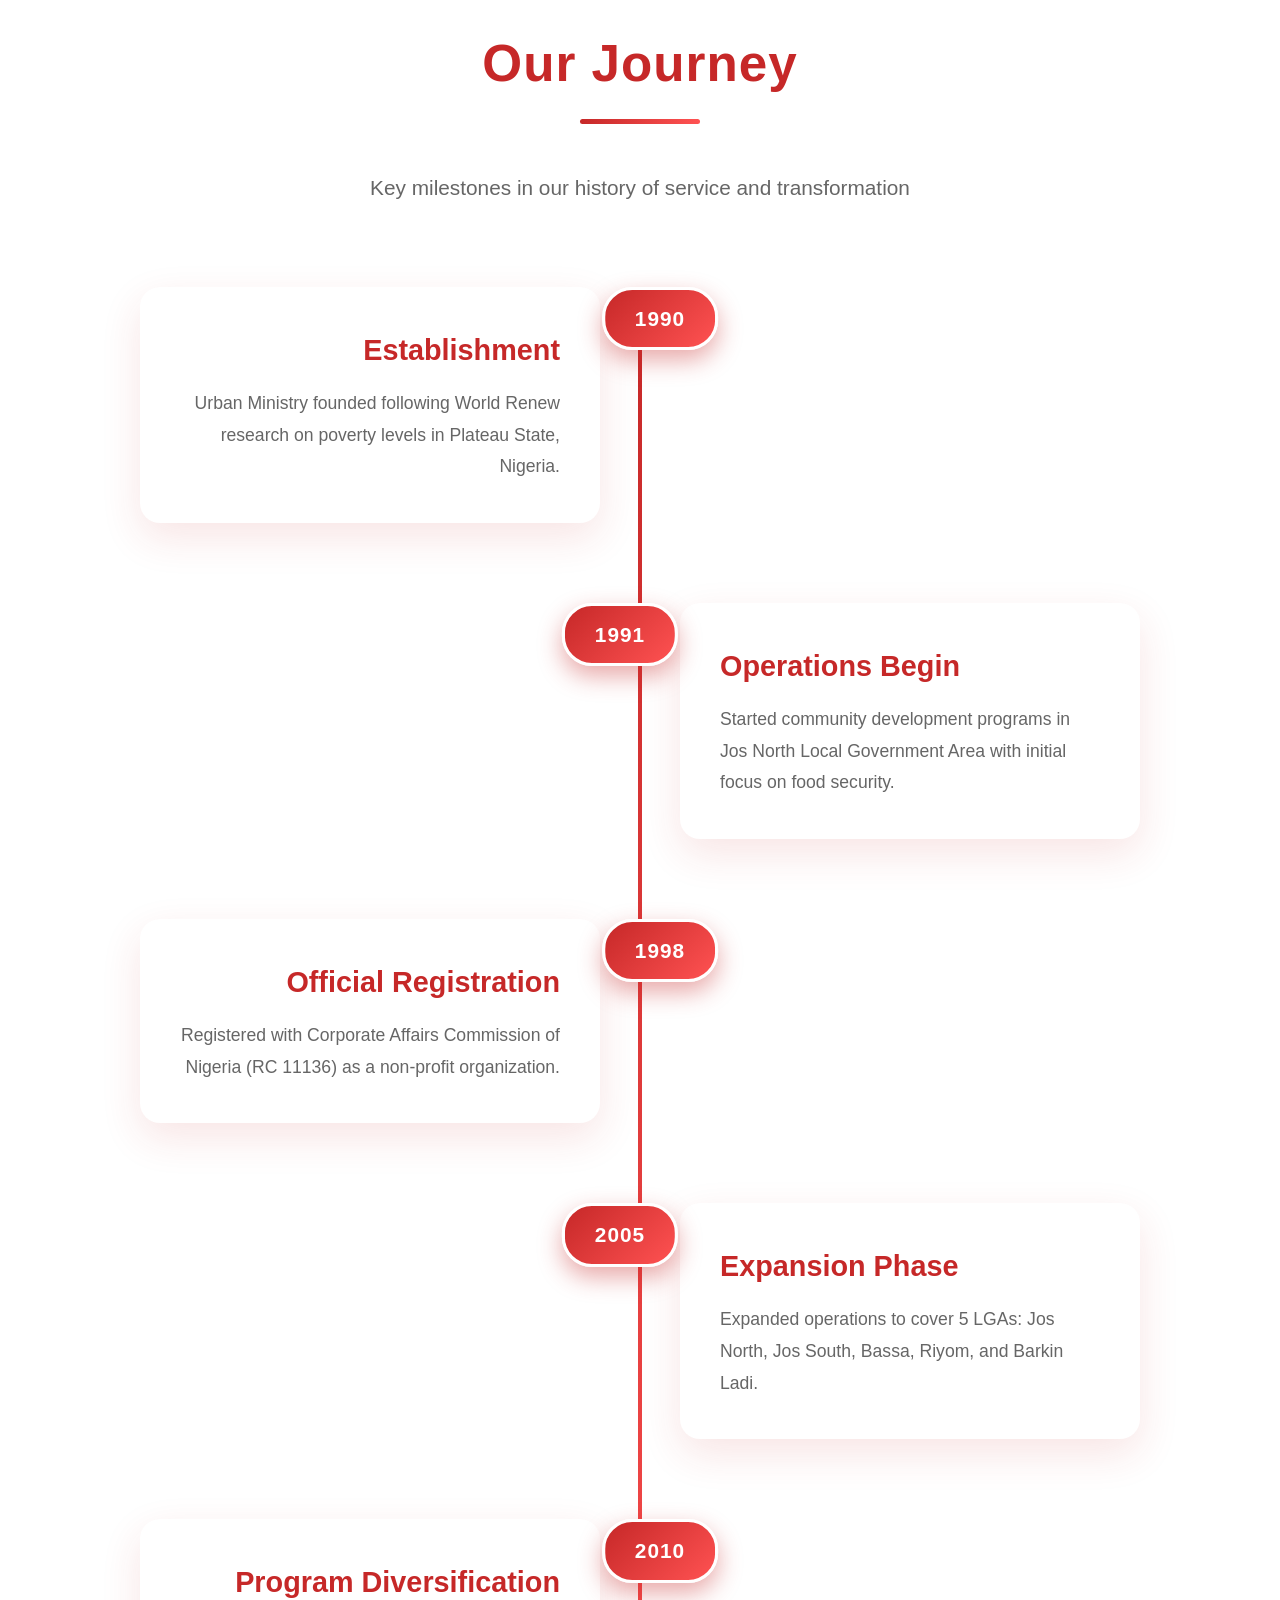
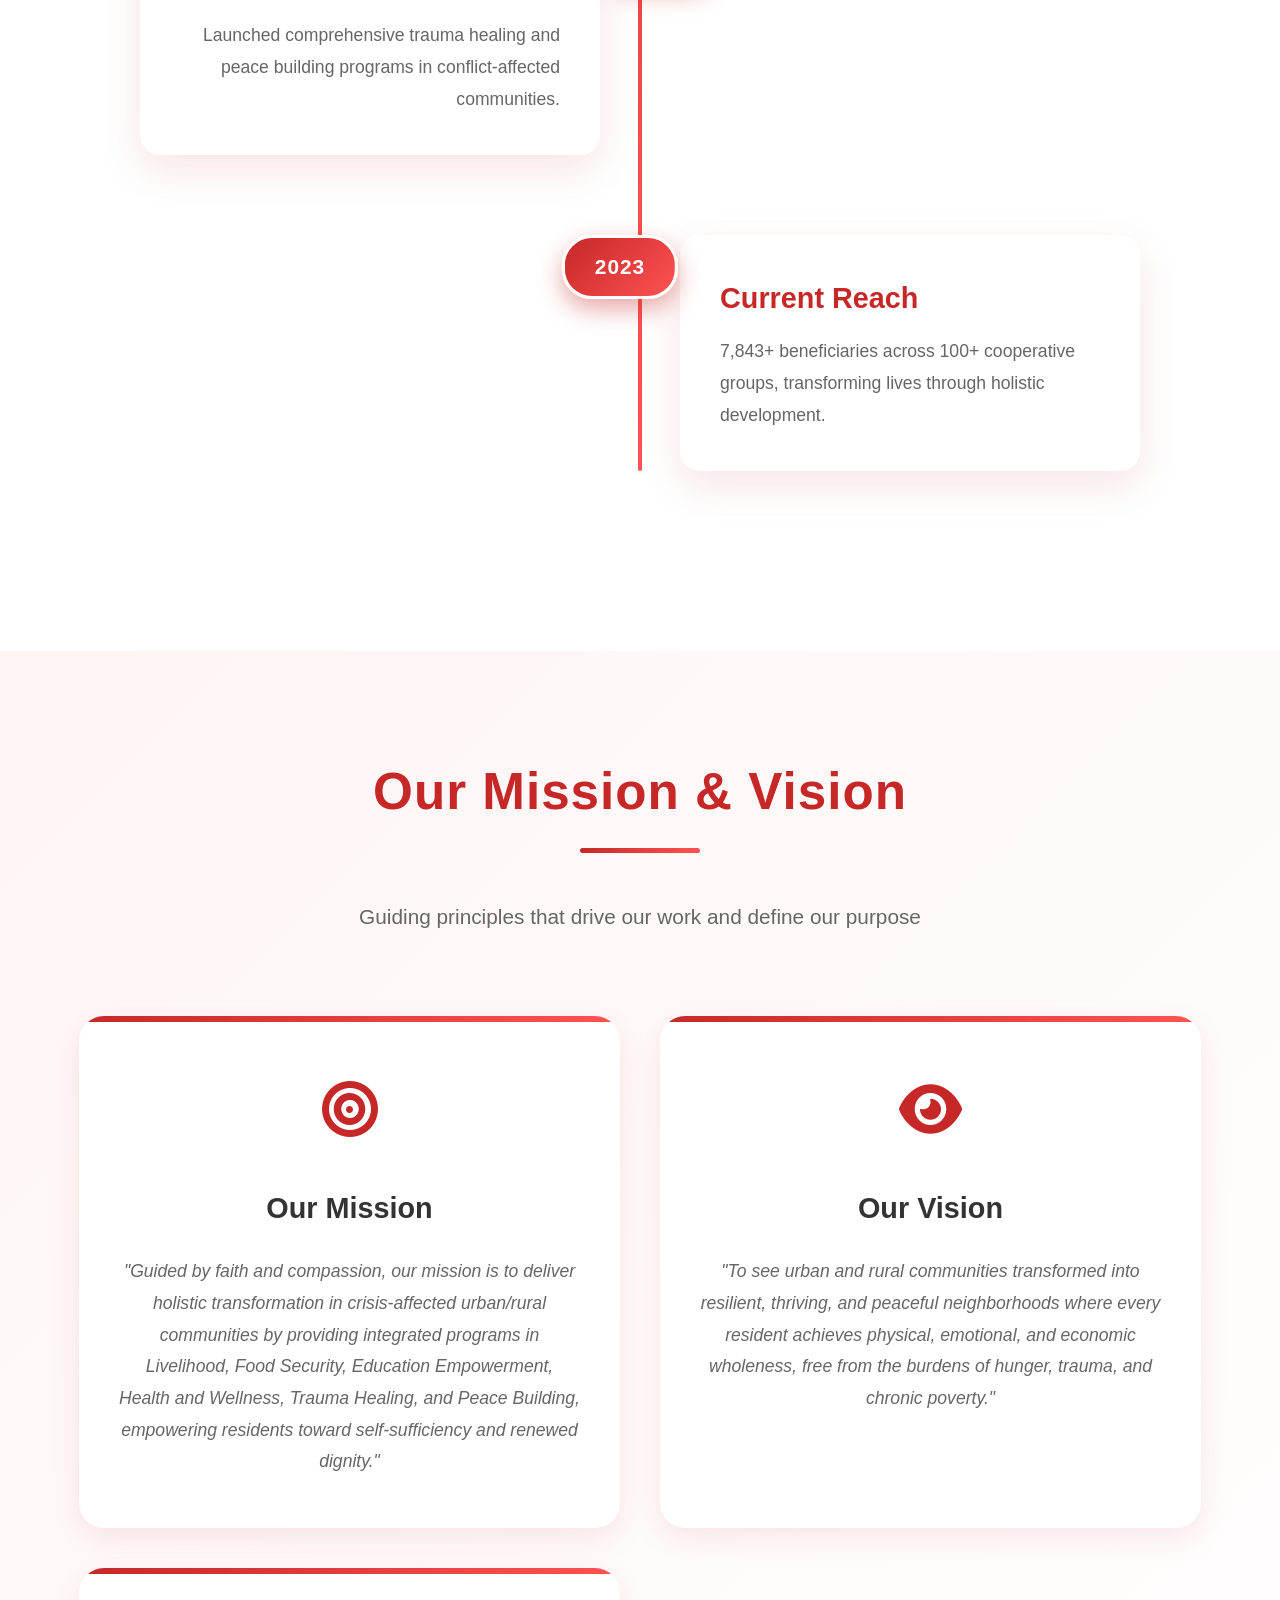
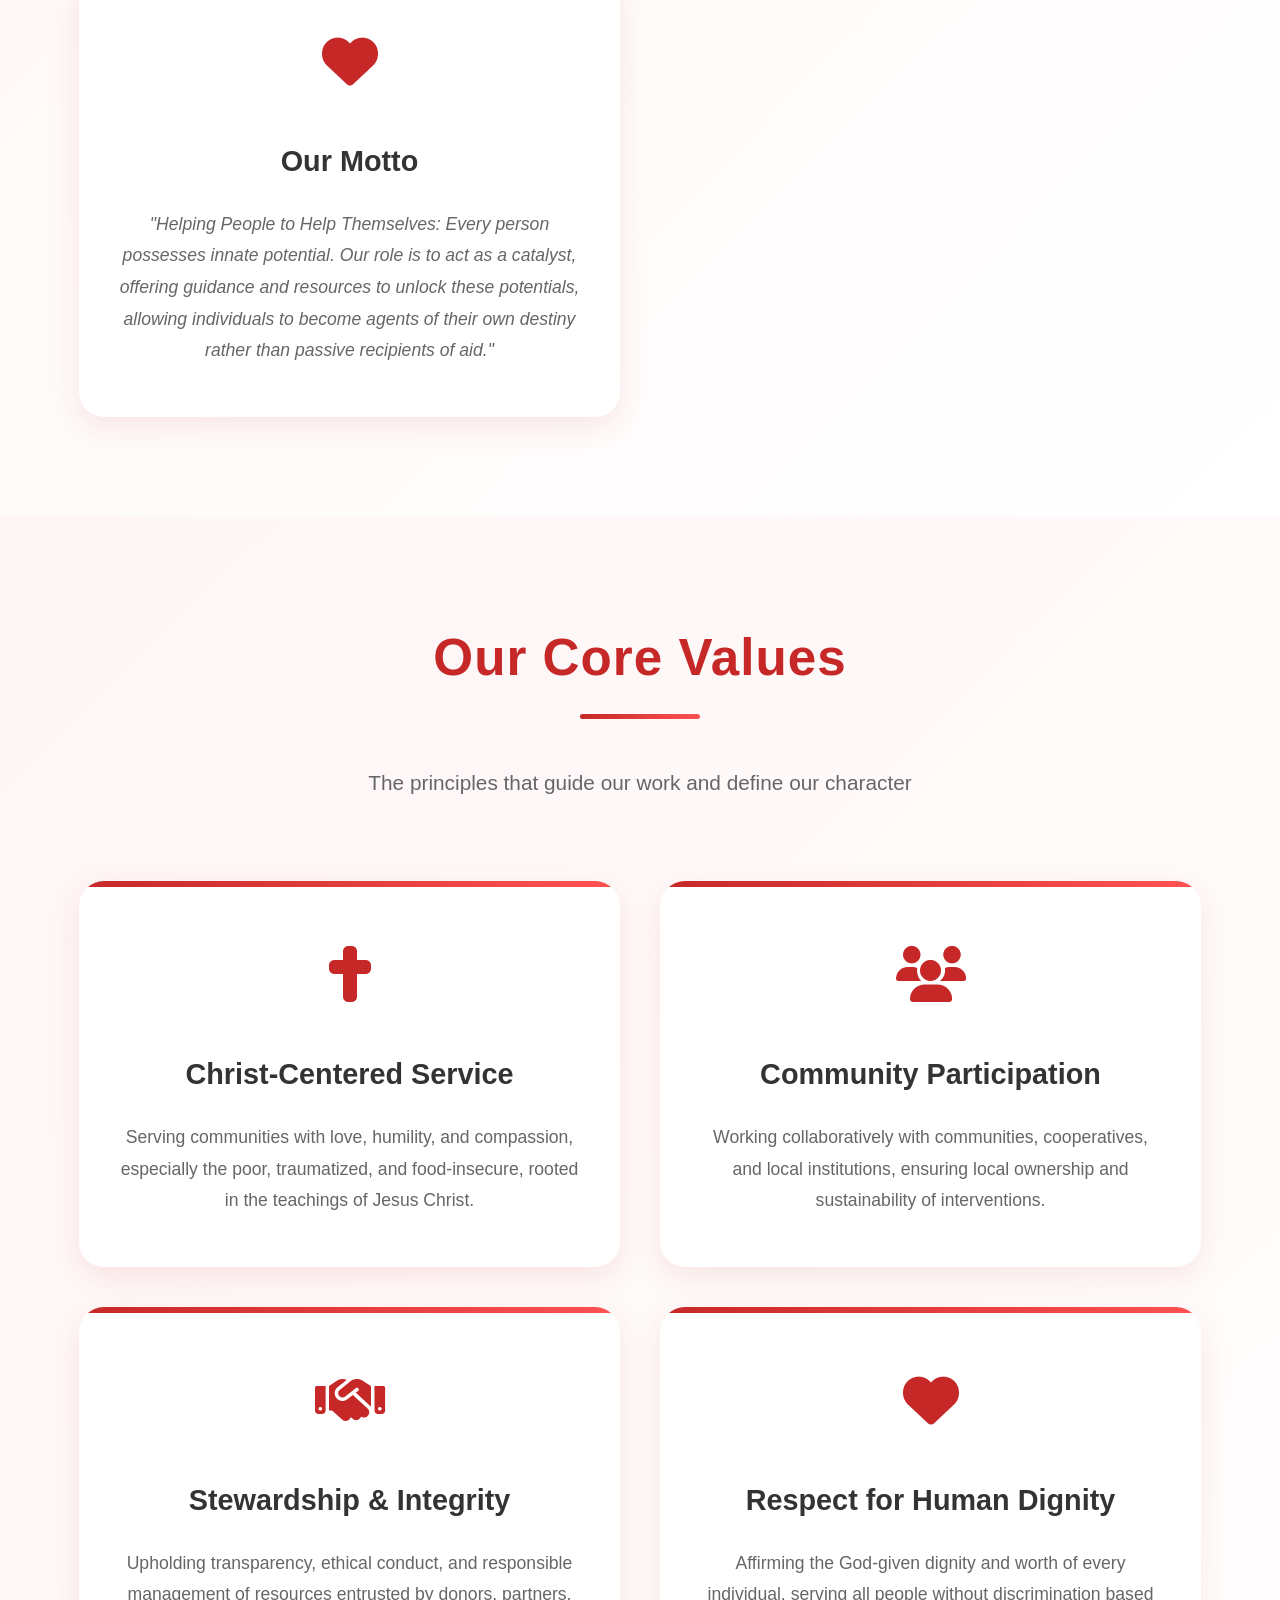
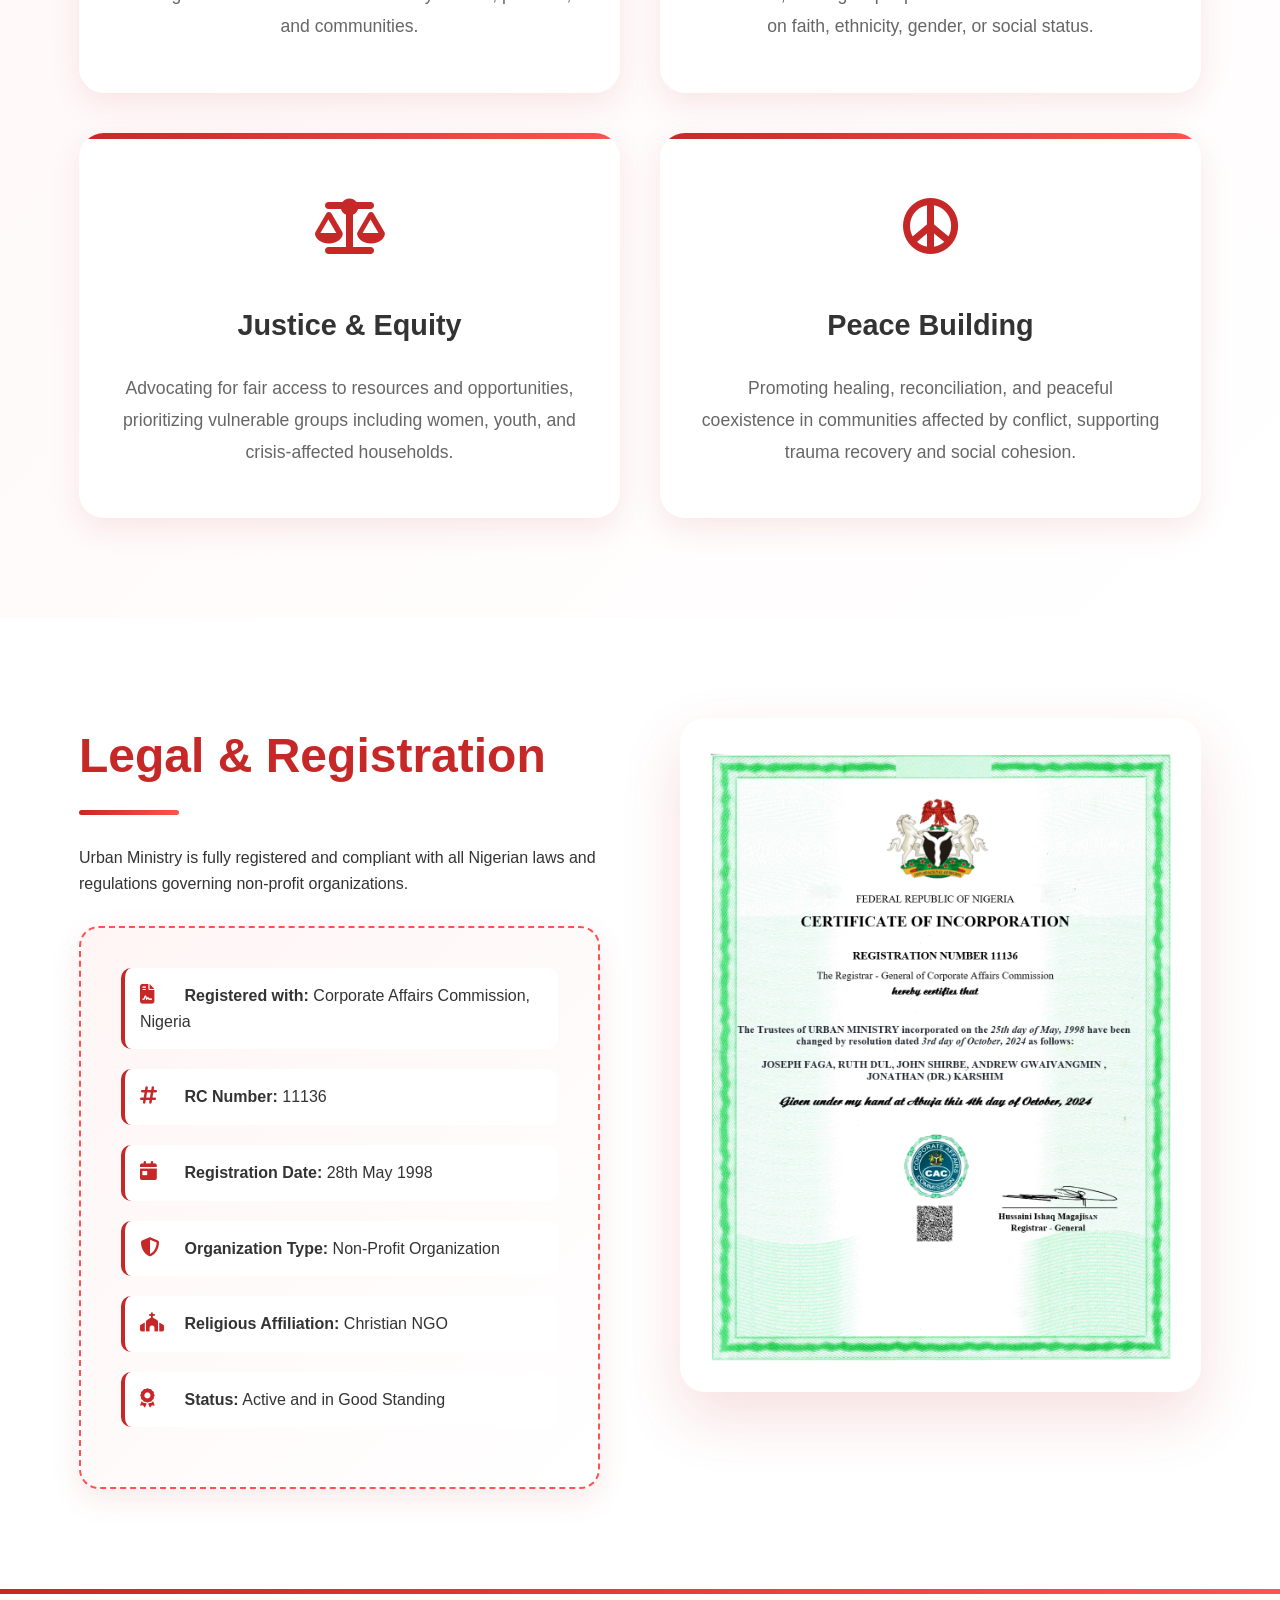
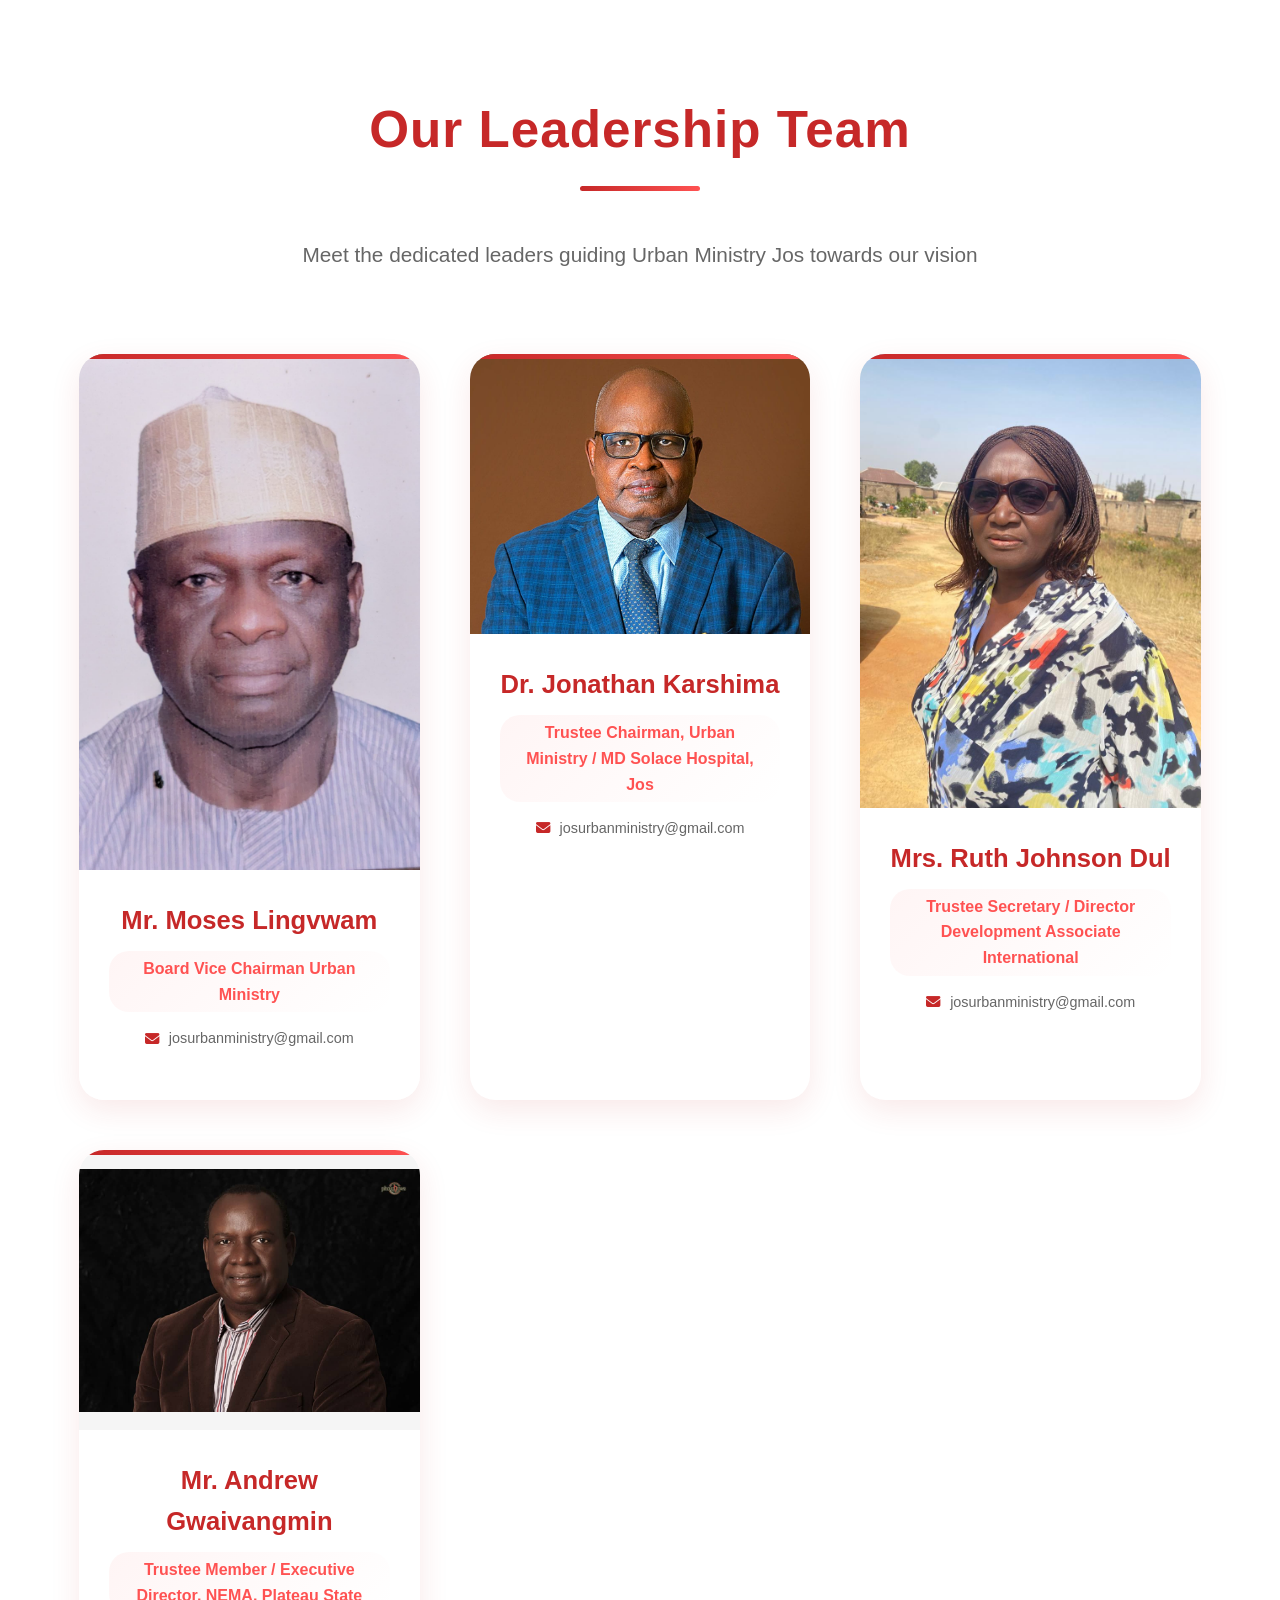
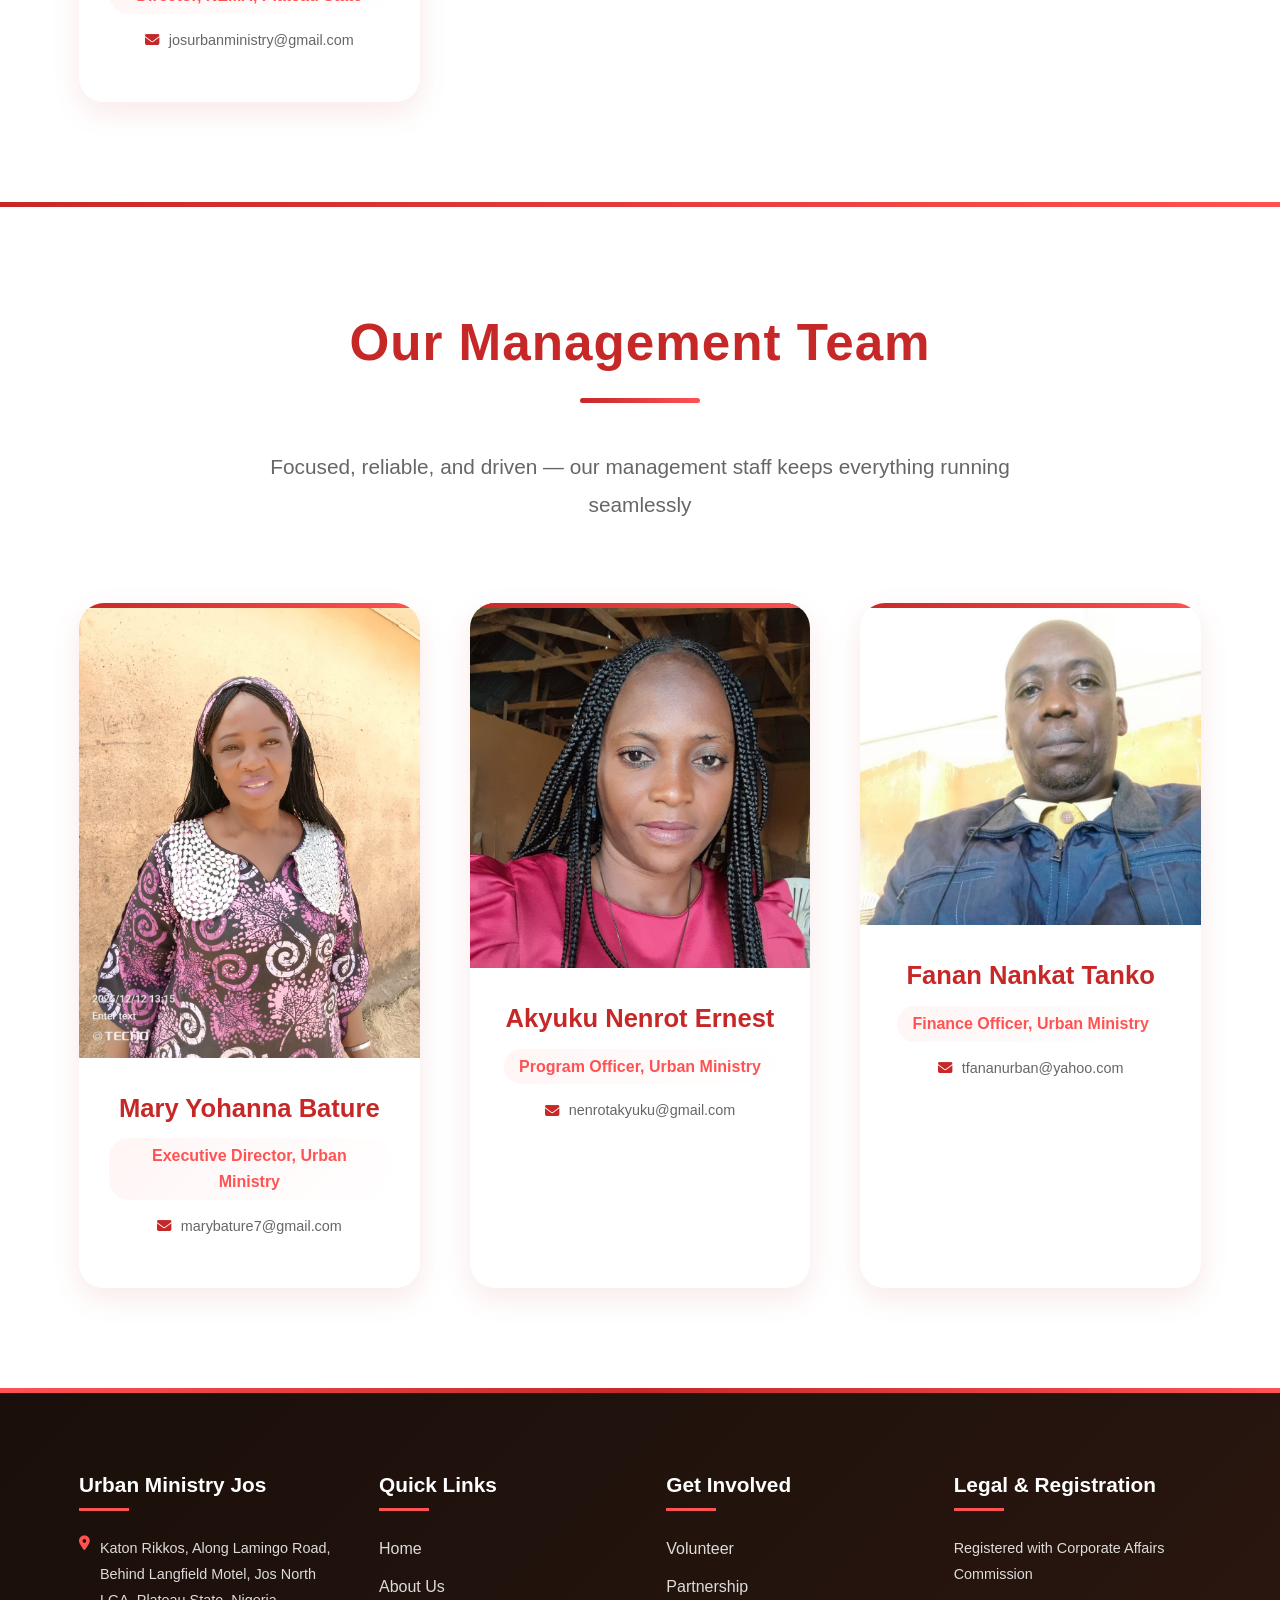
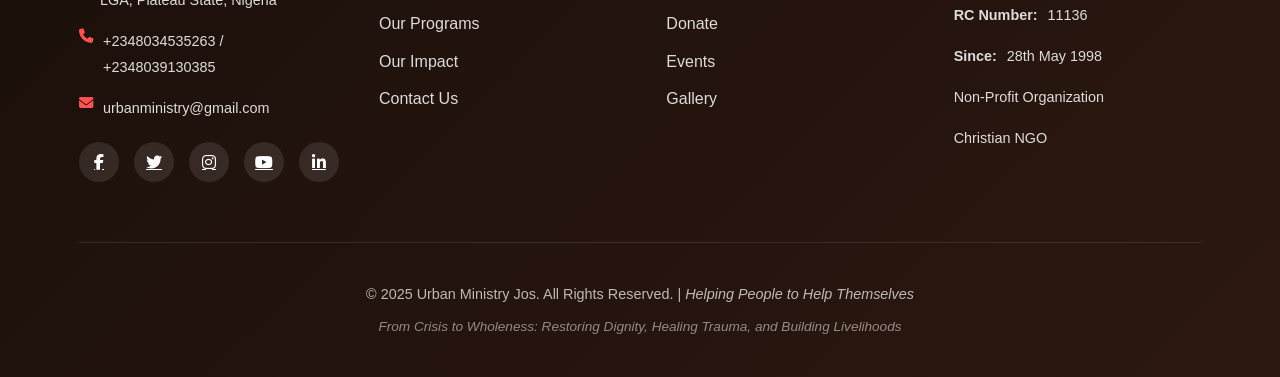
<file: about.html>
<!DOCTYPE html>
<html lang="en">
<head>
    <meta charset="UTF-8">
    <meta name="viewport" content="width=device-width, initial-scale=1.0">
    <title>About Us - Urban Ministry Jos</title>
    <link rel="stylesheet" href="https://cdnjs.cloudflare.com/ajax/libs/font-awesome/6.4.0/css/all.min.css">
    <style>
        * { margin: 0; padding: 0; box-sizing: border-box; }

        :root {
            --primary: #c62828;
            --primary-dark: #b71c1c;
            --secondary: #ff5252;
            --light: #fff5f5;
            --dark: #333;
            --gray: #666;
            --white: #ffffff;
            --shadow: 0 10px 30px rgba(198, 40, 40, 0.1);
            --transition: all 0.4s cubic-bezier(0.4, 0, 0.2, 1);
        }

        body {
            font-family: 'Segoe UI', Tahoma, Geneva, Verdana, sans-serif;
            line-height: 1.6;
            color: var(--dark);
            background-color: var(--white);
            overflow-x: hidden;
        }

        .container { width: 90%; max-width: 1200px; margin: 0 auto; padding: 0 15px; }

        /* HEADER */
        header {
            background-color: var(--white);
            box-shadow: 0 2px 20px rgba(198,40,40,0.1);
            position: fixed; width: 100%; top: 0; left: 0;
            z-index: 1000; transition: var(--transition);
        }

        .header-container {
            display: flex; justify-content: space-between; align-items: center;
            padding: 15px 0; min-height: 80px; gap: 10px;
        }

        .logo { display: flex; align-items: center; gap: 15px; text-decoration: none; color: inherit; transition: transform 0.3s ease; flex-shrink: 0; }
        .logo:hover { transform: scale(1.02); }
        .logo-image { height: 60px; width: auto; border-radius: 8px; box-shadow: 0 4px 12px rgba(198,40,40,0.2); transition: all 0.3s ease; }
        .logo-image:hover { transform: rotate(5deg) scale(1.1); }
        .logo-text h1 { font-size: 1.5rem; color: var(--primary); margin: 0; line-height: 1.2; font-weight: 800; letter-spacing: 0.5px; }
        .logo-text p { font-size: 0.75rem; color: var(--gray); margin: 3px 0 0 0; font-style: italic; font-weight: 500; }

        nav ul { display: flex; list-style: none; gap: 25px; align-items: center; margin: 0; padding: 0; }
        nav ul li a { text-decoration: none; color: var(--dark); font-weight: 600; font-size: 0.95rem; padding: 8px 0; position: relative; transition: var(--transition); text-transform: uppercase; letter-spacing: 0.5px; }
        nav ul li a:hover { color: var(--primary); transform: translateY(-2px); }
        nav ul li a.active { color: var(--primary); font-weight: 700; }
        nav ul li a.active::after { content: ''; position: absolute; bottom: 0; left: 0; width: 100%; height: 3px; background: linear-gradient(90deg, var(--primary), var(--secondary)); border-radius: 2px; }

        /* BUTTONS */
        .btn { display: inline-block; padding: 12px 28px; border-radius: 50px; font-weight: 700; text-decoration: none; transition: all 0.4s ease; cursor: pointer; border: none; font-size: 0.9rem; text-align: center; font-family: inherit; letter-spacing: 1px; position: relative; overflow: hidden; text-transform: uppercase; }
        .btn::before { content: ''; position: absolute; top: 50%; left: 50%; width: 0; height: 0; border-radius: 50%; background: rgba(255,255,255,0.3); transform: translate(-50%,-50%); transition: width 0.6s, height 0.6s; }
        .btn:hover::before { width: 300px; height: 300px; }
        .btn-primary { background: linear-gradient(135deg, var(--primary), var(--primary-dark)); color: var(--white); box-shadow: 0 8px 25px rgba(198,40,40,0.3); border: 2px solid transparent; }
        .btn-primary:hover { background: linear-gradient(135deg, var(--primary-dark), #8e0000); transform: translateY(-3px) scale(1.05); }
        .btn-secondary { background: linear-gradient(135deg, var(--secondary), #ff6b6b); color: var(--white); box-shadow: 0 8px 25px rgba(255,82,82,0.3); }
        .btn-secondary:hover { transform: translateY(-3px) scale(1.05); }
        .btn-outline { background: transparent; color: var(--primary); border: 2px solid var(--primary); }
        .btn-outline:hover { background: var(--primary); color: var(--white); transform: translateY(-3px) scale(1.05); }

        /* MOBILE MENU */
        .mobile-menu {
            display: none;
            font-size: 1.4rem;
            cursor: pointer;
            color: var(--primary);
            background: none;
            border: none;
            padding: 8px 10px;
            margin-left: auto;
            transition: transform 0.3s ease;
            line-height: 1;
        }
        .mobile-menu:hover { transform: rotate(90deg); }

        /* PAGE BANNER */
        .page-banner {
            background: linear-gradient(135deg, rgba(198,40,40,0.95) 0%, rgba(183,28,28,0.95) 100%),
                url('https://images.unsplash.com/photo-1513475382585-d06e58bcb0e0?ixlib=rb-4.0.3&auto=format&fit=crop&w=1600&q=80');
            background-size: cover; background-position: center; background-attachment: fixed;
            color: var(--white); padding: 180px 0 120px; text-align: center;
            margin-top: 80px; position: relative; overflow: hidden;
        }
        .page-banner::before { content: ''; position: absolute; top: 0; left: 0; right: 0; bottom: 0; background: linear-gradient(45deg, transparent 30%, rgba(255,255,255,0.1) 50%, transparent 70%); animation: shimmer 3s infinite linear; }
        .page-banner h1 { font-size: 4rem; margin-bottom: 20px; text-shadow: 3px 3px 10px rgba(0,0,0,0.3); position: relative; font-weight: 800; line-height: 1.2; animation: fadeIn 1.2s ease forwards 0.3s; }
        .page-banner p { font-size: 1.4rem; max-width: 800px; margin: 0 auto; opacity: 0.95; position: relative; animation: fadeIn 1.2s ease forwards 0.6s; line-height: 1.6; }

        /* ANIMATIONS */
        @keyframes fadeIn { from{opacity:0;transform:translateY(30px)} to{opacity:1;transform:translateY(0)} }
        @keyframes fadeInUp { from{opacity:0;transform:translateY(50px)} to{opacity:1;transform:translateY(0)} }
        @keyframes float { 0%,100%{transform:translateY(0)} 50%{transform:translateY(-10px)} }
        @keyframes shimmer { 0%{background-position:-1000px 0} 100%{background-position:1000px 0} }
        @keyframes gradient { 0%{background-position:0% 50%} 50%{background-position:100% 50%} 100%{background-position:0% 50%} }
        @keyframes pulse { 0%,100%{transform:scale(1)} 50%{transform:scale(1.05)} }
        @keyframes slideInLeft { from{opacity:0;transform:translateX(-100px)} to{opacity:1;transform:translateX(0)} }
        @keyframes slideInRight { from{opacity:0;transform:translateX(100px)} to{opacity:1;transform:translateX(0)} }

        /* HISTORY */
        .history-section { padding: 100px 0; background: linear-gradient(135deg, var(--light), #fff); position: relative; }
        .history-section::before { content: ''; position: absolute; top: 0; left: 0; right: 0; height: 5px; background: linear-gradient(90deg, var(--primary), var(--secondary), var(--primary)); background-size: 200% 100%; animation: gradient 3s ease infinite; }
        .history-content { display: grid; grid-template-columns: 1fr 1fr; gap: 80px; align-items: center; }
        .history-text h2 { color: var(--primary); font-size: 3rem; margin-bottom: 30px; position: relative; padding-bottom: 20px; font-weight: 800; }
        .history-text h2::after { content: ''; position: absolute; bottom: 0; left: 0; width: 100px; height: 5px; background: linear-gradient(90deg, var(--primary), var(--secondary)); border-radius: 3px; }
        .history-text p { color: #555; margin-bottom: 25px; line-height: 1.9; font-size: 1.2rem; padding-left: 20px; border-left: 3px solid var(--secondary); }
        .history-image { border-radius: 25px; overflow: hidden; box-shadow: 0 25px 60px rgba(198,40,40,0.15); transform: perspective(1000px) rotateY(5deg); transition: all 0.5s ease; }
        .history-image:hover { transform: perspective(1000px) rotateY(0deg) scale(1.03); box-shadow: 0 35px 80px rgba(198,40,40,0.25); }
        .history-image img { width: 100%; height: auto; display: block; transition: transform 0.7s ease; }
        .history-image:hover img { transform: scale(1.1); }

        /* TIMELINE */
        .timeline-section { padding: 100px 0; background: white; }
        .timeline { position: relative; max-width: 1000px; margin: 60px auto 0; }
        .timeline::before { content: ''; position: absolute; left: 50%; top: 0; bottom: 0; width: 4px; background: linear-gradient(to bottom, var(--primary), var(--secondary)); transform: translateX(-50%); border-radius: 2px; }
        .timeline-item { margin-bottom: 80px; position: relative; width: 100%; opacity: 0; transform: translateY(50px); transition: all 0.6s ease; }
        .timeline-item.animated { opacity: 1; transform: translateY(0); }
        .timeline-item:nth-child(odd) { padding-right: calc(50% + 40px); text-align: right; }
        .timeline-item:nth-child(even) { padding-left: calc(50% + 40px); }
        .timeline-year { position: absolute; top: 0; background: linear-gradient(135deg, var(--primary), var(--secondary)); color: white; padding: 12px 30px; border-radius: 30px; font-weight: 800; font-size: 1.3rem; box-shadow: 0 10px 25px rgba(198,40,40,0.4); animation: pulse 2s infinite; z-index: 10; min-width: 90px; text-align: center; border: 3px solid white; letter-spacing: 1px; }
        .timeline-item:nth-child(odd) .timeline-year { right: calc(50% - 20px); transform: translateX(50%); }
        .timeline-item:nth-child(even) .timeline-year { left: calc(50% - 20px); transform: translateX(-50%); }
        .timeline-content { background: white; padding: 40px; border-radius: 20px; box-shadow: 0 15px 40px rgba(198,40,40,0.12); transition: all 0.4s ease; }
        .timeline-content:hover { transform: translateY(-10px) scale(1.02); box-shadow: 0 25px 60px rgba(198,40,40,0.2); }
        .timeline-content h3 { color: var(--primary); margin-bottom: 15px; font-size: 1.8rem; font-weight: 800; }
        .timeline-content p { color: var(--gray); line-height: 1.8; font-size: 1.1rem; }

        /* VALUES */
        .values-section { padding: 100px 0; background: linear-gradient(135deg, var(--light), #fff); }
        .values-grid { display: grid; grid-template-columns: repeat(auto-fit, minmax(350px, 1fr)); gap: 40px; margin-top: 60px; }
        .value-card { background: white; border-radius: 25px; padding: 50px 40px; text-align: center; box-shadow: var(--shadow); transition: all 0.5s cubic-bezier(0.4,0,0.2,1); position: relative; overflow: hidden; }
        .value-card::before { content: ''; position: absolute; top: 0; left: 0; width: 100%; height: 6px; background: linear-gradient(90deg, var(--primary), var(--secondary), var(--primary)); background-size: 200% 100%; animation: gradient 3s ease infinite; }
        .value-card:hover { transform: translateY(-20px) scale(1.03); box-shadow: 0 35px 80px rgba(198,40,40,0.2); }
        .value-icon { font-size: 3.5rem; color: var(--primary); margin-bottom: 30px; animation: float 4s ease-in-out infinite; display: inline-block; }
        .value-card h3 { color: var(--dark); margin-bottom: 25px; font-size: 1.8rem; font-weight: 800; }
        .value-card p { color: var(--gray); line-height: 1.8; font-size: 1.1rem; }

        /* CERTIFICATE */
        .certificate-section { padding: 100px 0; background: white; }
        .certificate-content { display: grid; grid-template-columns: 1fr 1fr; gap: 80px; align-items: start; }
        .certificate-info h2 { color: var(--primary); font-size: 3rem; margin-bottom: 30px; position: relative; padding-bottom: 20px; font-weight: 800; }
        .certificate-info h2::after { content: ''; position: absolute; bottom: 0; left: 0; width: 100px; height: 5px; background: linear-gradient(90deg, var(--primary), var(--secondary)); border-radius: 3px; }
        .certificate-details { background: linear-gradient(135deg, var(--light), #fff); padding: 40px; border-radius: 20px; box-shadow: var(--shadow); border: 2px dashed var(--secondary); margin-top: 30px; }
        .certificate-details ul { list-style: none; }
        .certificate-details li { margin-bottom: 20px; padding: 15px; background: white; border-radius: 10px; border-left: 4px solid var(--primary); transition: all 0.3s ease; }
        .certificate-details li:hover { transform: translateX(10px); box-shadow: 0 10px 25px rgba(198,40,40,0.1); }
        .certificate-details i { color: var(--primary); margin-right: 15px; font-size: 1.2rem; width: 25px; }
        .certificate-image { border-radius: 25px; overflow: hidden; box-shadow: 0 25px 60px rgba(198,40,40,0.15); transition: all 0.5s ease; background: var(--light); }
        .certificate-image:hover { transform: scale(1.02); box-shadow: 0 35px 80px rgba(198,40,40,0.25); }
        .certificate-image img { width: 100%; height: auto; display: block; }

        /* MISSION */
        .mission-section { padding: 100px 0; background: linear-gradient(135deg, var(--light), #fff); }
        .mission-grid { display: grid; grid-template-columns: repeat(auto-fit, minmax(350px, 1fr)); gap: 40px; margin-top: 60px; }
        .mission-card { background: white; border-radius: 25px; padding: 50px 40px; text-align: center; box-shadow: var(--shadow); transition: all 0.5s ease; position: relative; overflow: hidden; }
        .mission-card::before { content: ''; position: absolute; top: 0; left: 0; width: 100%; height: 6px; background: linear-gradient(90deg, var(--primary), var(--secondary)); }
        .mission-card:hover { transform: translateY(-15px) scale(1.02); box-shadow: 0 30px 70px rgba(198,40,40,0.2); }
        .mission-icon { font-size: 3.5rem; color: var(--primary); margin-bottom: 30px; animation: float 3s ease-in-out infinite; }
        .mission-card h3 { color: var(--dark); margin-bottom: 25px; font-size: 1.8rem; font-weight: 800; }
        .mission-card p { color: var(--gray); line-height: 1.8; font-size: 1.1rem; font-style: italic; }

        /* LEADERSHIP - FIXED FOR NO CROPPING */
        .leadership-section { padding: 100px 0; background: white; position: relative; }
        .leadership-section::before { content: ''; position: absolute; top: 0; left: 0; right: 0; height: 5px; background: linear-gradient(90deg, var(--primary), var(--secondary), var(--primary)); background-size: 200% 100%; animation: gradient 3s ease infinite; }
        .leadership-grid { display: grid; grid-template-columns: repeat(auto-fit, minmax(300px, 1fr)); gap: 50px; margin-top: 60px; }
        .leader-card { background: white; border-radius: 25px; overflow: hidden; box-shadow: var(--shadow); transition: all 0.5s cubic-bezier(0.4,0,0.2,1); position: relative; text-align: center; }
        .leader-card::before { content: ''; position: absolute; top: 0; left: 0; width: 100%; height: 5px; background: linear-gradient(90deg, var(--primary), var(--secondary)); z-index: 1; }
        .leader-card:hover { transform: translateY(-20px) scale(1.03); box-shadow: 0 35px 80px rgba(198,40,40,0.25); }

        /* FIXED - Images fit properly without cropping */
        .leader-image {
            width: 100%;
            height: auto;
            min-height: 280px;
            overflow: hidden;
            background: linear-gradient(135deg, #f5f5f5, #fff);
            display: flex;
            align-items: center;
            justify-content: center;
        }
        .leader-image img {
            width: 100%;
            height: auto;
            min-height: 280px;
            object-fit: contain;
            object-position: center center;
            transition: transform 0.7s ease;
            background: #f5f5f5;
        }
        .leader-card:hover .leader-image img { transform: scale(1.05); }

        .leader-info { padding: 30px; background: white; }
        .leader-name { color: var(--primary); font-size: 1.6rem; font-weight: 800; margin-bottom: 10px; }
        .leader-title { color: var(--secondary); font-size: 1rem; font-weight: 600; margin-bottom: 15px; display: inline-block; padding: 5px 15px; background: linear-gradient(135deg, var(--light), #fff); border-radius: 20px; }
        .leader-email { color: var(--gray); font-size: 0.9rem; margin-bottom: 20px; display: flex; align-items: center; justify-content: center; gap: 10px; flex-wrap: wrap; }
        .leader-email i { color: var(--primary); }
        .leader-email a { color: var(--gray); text-decoration: none; transition: all 0.3s ease; }
        .leader-email a:hover { color: var(--primary); }

        /* SECTION TITLE */
        .section-title { text-align: center; margin-bottom: 80px; position: relative; }
        .section-title h2 { font-size: 3.2rem; color: var(--primary); margin-bottom: 25px; position: relative; display: inline-block; font-weight: 800; letter-spacing: 1px; }
        .section-title h2::after { content: ''; position: absolute; bottom: -20px; left: 50%; transform: translateX(-50%); width: 120px; height: 5px; background: linear-gradient(90deg, var(--primary), var(--secondary)); border-radius: 3px; }
        .section-title p { color: var(--gray); max-width: 800px; margin: 40px auto 0; font-size: 1.3rem; line-height: 1.8; font-weight: 500; }

        /* FOOTER */
        footer { background: linear-gradient(135deg, #1a0f0a, #2c1810); color: white; padding: 80px 0 40px; position: relative; }
        footer::before { content: ''; position: absolute; top: 0; left: 0; right: 0; height: 5px; background: linear-gradient(90deg, var(--secondary), var(--primary), var(--secondary)); }
        .footer-content { display: grid; grid-template-columns: repeat(4, 1fr); gap: 40px; margin-bottom: 60px; }
        .footer-column h3 { font-size: 1.3rem; margin-bottom: 25px; position: relative; padding-bottom: 10px; }
        .footer-column h3::after { content: ''; position: absolute; bottom: 0; left: 0; width: 50px; height: 3px; background: var(--secondary); }
        .footer-column p { color: rgba(255,255,255,0.85); margin-bottom: 15px; line-height: 1.8; font-size: 0.9rem; display: flex; align-items: flex-start; gap: 10px; }
        .footer-column p i { color: var(--secondary); }
        .footer-column ul { list-style: none; }
        .footer-column ul li { margin-bottom: 12px; }
        .footer-column ul li a { color: rgba(255,255,255,0.85); text-decoration: none; display: flex; align-items: center; gap: 10px; transition: var(--transition); }
        .footer-column ul li a:hover { color: var(--secondary); padding-left: 5px; }
        .social-links { display: flex; gap: 15px; margin-top: 20px; }
        .social-links a { width: 40px; height: 40px; background: rgba(255,255,255,0.1); border-radius: 50%; display: flex; align-items: center; justify-content: center; color: white; transition: var(--transition); }
        .social-links a:hover { background: var(--secondary); transform: translateY(-5px); }
        .copyright { text-align: center; padding-top: 40px; border-top: 1px solid rgba(255,255,255,0.1); color: rgba(255,255,255,0.7); font-size: 0.9rem; }
        .footer-motto { font-style: italic; margin-top: 10px; color: rgba(255,255,255,0.5); font-size: 0.85rem; }

        /* ===== RESPONSIVE ===== */
        @media (max-width: 1200px) {
            .footer-content { grid-template-columns: repeat(2, 1fr); }
        }

        @media (max-width: 992px) {
            .history-content, .certificate-content { grid-template-columns: 1fr; }
            .history-image, .certificate-image { order: -1; }
            .timeline::before { left: 30px; }
            .timeline-item:nth-child(odd),
            .timeline-item:nth-child(even) { padding: 0 0 0 80px; text-align: left; }
            .timeline-item:nth-child(odd) .timeline-year,
            .timeline-item:nth-child(even) .timeline-year { left: 0; right: auto; transform: translateX(0); }
            .values-grid, .mission-grid, .leadership-grid { grid-template-columns: repeat(2, 1fr); }
        }

        /* ===== MOBILE ===== */
        @media (max-width: 768px) {

            /* Hamburger — styled button top right */
            .mobile-menu {
                display: flex;
                align-items: center;
                justify-content: center;
                width: 40px; height: 40px;
                border-radius: 8px;
                background: var(--light);
                border: 1.5px solid rgba(198,40,40,0.2);
                color: var(--primary);
                font-size: 1.15rem;
                cursor: pointer;
                flex-shrink: 0;
                margin-left: auto;
                order: 3;
                transition: background 0.2s ease;
            }
            .mobile-menu:hover { background: rgba(198,40,40,0.12); transform: none; }

            /* Header tighter */
            .header-container { padding: 8px 0; min-height: 62px; }
            .logo-image { height: 38px; }
            .logo-text h1 { font-size: 1rem; }
            .logo-text p { font-size: 0.6rem; }

            /* Nav drawer */
            nav ul {
                position: fixed;
                top: 62px; left: -100%;
                width: 100%; height: calc(100vh - 62px);
                background: var(--white);
                flex-direction: column;
                align-items: center;
                justify-content: center;
                padding: 0; gap: 6px;
                transition: left 0.4s cubic-bezier(0.4,0,0.2,1);
                z-index: 999;
            }
            nav ul.active { left: 0; }

            nav ul li { width: 78%; display: flex; justify-content: center; }
            nav ul li a { display: block; width: 100%; text-align: center; padding: 13px 20px; border-radius: 12px; font-size: 0.95rem; color: var(--dark); }
            nav ul li a:hover, nav ul li a.active { background: var(--light); color: var(--primary); transform: none; }
            nav ul li a.active::after { display: none; }
            nav ul li a.btn-primary {
                background: linear-gradient(135deg, #c62828, #b71c1c) !important;
                color: white !important;
                border-radius: 50px !important;
                margin-top: 6px;
                box-shadow: 0 4px 15px rgba(198,40,40,0.3);
            }

            /* Page banner — matches header height */
            .page-banner {
                margin-top: 62px;
                padding: 100px 0 70px;
                background-attachment: scroll;
            }
            .page-banner h1 { font-size: 2rem; }
            .page-banner p { font-size: 1rem; }

            /* Sections */
            .section-title h2 { font-size: 1.8rem; }
            .section-title p { font-size: 1rem; margin-top: 25px; }
            .history-text h2, .certificate-info h2 { font-size: 1.8rem; }
            .history-text p { font-size: 1rem; }

            .values-grid, .mission-grid, .leadership-grid { grid-template-columns: 1fr; }
            .value-card, .mission-card { padding: 30px 20px; }
            .value-card h3, .mission-card h3 { font-size: 1.4rem; }
            .value-card p, .mission-card p { font-size: 1rem; }

            .timeline-content { padding: 25px; }
            .timeline-content h3 { font-size: 1.4rem; }
            .timeline-content p { font-size: 1rem; }

            /* FIXED - Mobile leader images */
            .leader-image { min-height: 250px; }
            .leader-image img { min-height: 250px; }
            .leader-name { font-size: 1.3rem; }

            /* Footer */
            .footer-content { grid-template-columns: 1fr; text-align: center; gap: 30px; }
            .footer-column h3::after { left: 50%; transform: translateX(-50%); }
            .footer-column p { justify-content: center; }
            .footer-column ul li a { justify-content: center; }
            .social-links { justify-content: center; }
        }

        @media (max-width: 480px) {
            .logo-text p { display: none; }
            .logo-text h1 { font-size: 0.95rem; }
            .page-banner h1 { font-size: 1.7rem; }
            .leader-image { min-height: 220px; }
            .leader-image img { min-height: 220px; }
            .timeline-year { font-size: 1rem; padding: 8px 16px; }
        }
    </style>
</head>
<body>
    <!-- Header -->
    <header>
        <div class="container header-container">
            <a href="index.html" class="logo">
                <img src="Logo's/Urban Ministry.jpeg" alt="Urban Ministry Logo" class="logo-image" onerror="this.style.display='none';">
                <div class="logo-text">
                    <h1>Urban Ministry Jos</h1>
                    <p>Helping People to Help Themselves</p>
                </div>
            </a>
            <button class="mobile-menu"><i class="fas fa-bars"></i></button>
            <nav>
                <ul>
                    <li><a href="index.html">Home</a></li>
                    <li><a href="about.html" class="active">About</a></li>
                    <li><a href="programs.html">Programs</a></li>
                    <li><a href="impact.html">Impact</a></li>
                    <li><a href="contact.html">Contact</a></li>
                    <li><a href="donate.html" class="btn btn-primary">Donate Now</a></li>
                </ul>
            </nav>
        </div>
    </header>

    <!-- Page Banner -->
    <section class="page-banner">
        <div class="container">
            <h1>About Urban Ministry Jos</h1>
            <p>Transforming communities in Plateau State since 1990 through holistic development and empowerment</p>
        </div>
    </section>

    <!-- History Section -->
    <section class="history-section">
        <div class="container">
            <div class="history-content">
                <div class="history-text">
                    <h2>Our History</h2>
                    <p>Urban Ministry (UM) is a Christian, non-profit, non-governmental organization established following thorough research by World Renew to ascertain the level of poverty in Plateau State in 1990.</p>
                    <p>This research led to the establishment of the organization and informed the design of plans and programs to address identified needs in a sustainable manner.</p>
                    <p>Urban Ministry commenced operations in 1991 and was officially registered with the Corporate Affairs Commission of the Federal Government of Nigeria on 28th May 1998, with registration number RC 11136.</p>
                    <p>Today, UM has over 100 cooperative groups with approximately 7,843 beneficiaries spread across five (5) Local Government Councils in Plateau State: Jos North, Jos South, Bassa, Riyom, and Barkin Ladi.</p>
                </div>
                <div class="history-image">
                    <img src="images/Trauma Healing & Peace Building/1.jpeg" alt="Urban Ministry History">
                </div>
            </div>
        </div>
    </section>

    <!-- Timeline Section -->
    <section class="timeline-section">
        <div class="container">
            <div class="section-title">
                <h2>Our Journey</h2>
                <p>Key milestones in our history of service and transformation</p>
            </div>
            <div class="timeline">
                <div class="timeline-item">
                    <div class="timeline-year">1990</div>
                    <div class="timeline-content"><h3>Establishment</h3><p>Urban Ministry founded following World Renew research on poverty levels in Plateau State, Nigeria.</p></div>
                </div>
                <div class="timeline-item">
                    <div class="timeline-year">1991</div>
                    <div class="timeline-content"><h3>Operations Begin</h3><p>Started community development programs in Jos North Local Government Area with initial focus on food security.</p></div>
                </div>
                <div class="timeline-item">
                    <div class="timeline-year">1998</div>
                    <div class="timeline-content"><h3>Official Registration</h3><p>Registered with Corporate Affairs Commission of Nigeria (RC 11136) as a non-profit organization.</p></div>
                </div>
                <div class="timeline-item">
                    <div class="timeline-year">2005</div>
                    <div class="timeline-content"><h3>Expansion Phase</h3><p>Expanded operations to cover 5 LGAs: Jos North, Jos South, Bassa, Riyom, and Barkin Ladi.</p></div>
                </div>
                <div class="timeline-item">
                    <div class="timeline-year">2010</div>
                    <div class="timeline-content"><h3>Program Diversification</h3><p>Launched comprehensive trauma healing and peace building programs in conflict-affected communities.</p></div>
                </div>
                <div class="timeline-item">
                    <div class="timeline-year">2023</div>
                    <div class="timeline-content"><h3>Current Reach</h3><p>7,843+ beneficiaries across 100+ cooperative groups, transforming lives through holistic development.</p></div>
                </div>
            </div>
        </div>
    </section>

    <!-- Mission Section -->
    <section class="mission-section">
        <div class="container">
            <div class="section-title">
                <h2>Our Mission & Vision</h2>
                <p>Guiding principles that drive our work and define our purpose</p>
            </div>
            <div class="mission-grid">
                <div class="mission-card">
                    <div class="mission-icon"><i class="fas fa-bullseye"></i></div>
                    <h3>Our Mission</h3>
                    <p>"Guided by faith and compassion, our mission is to deliver holistic transformation in crisis-affected urban/rural communities by providing integrated programs in Livelihood, Food Security, Education Empowerment, Health and Wellness, Trauma Healing, and Peace Building, empowering residents toward self-sufficiency and renewed dignity."</p>
                </div>
                <div class="mission-card">
                    <div class="mission-icon"><i class="fas fa-eye"></i></div>
                    <h3>Our Vision</h3>
                    <p>"To see urban and rural communities transformed into resilient, thriving, and peaceful neighborhoods where every resident achieves physical, emotional, and economic wholeness, free from the burdens of hunger, trauma, and chronic poverty."</p>
                </div>
                <div class="mission-card">
                    <div class="mission-icon"><i class="fas fa-heart"></i></div>
                    <h3>Our Motto</h3>
                    <p>"Helping People to Help Themselves: Every person possesses innate potential. Our role is to act as a catalyst, offering guidance and resources to unlock these potentials, allowing individuals to become agents of their own destiny rather than passive recipients of aid."</p>
                </div>
            </div>
        </div>
    </section>

    <!-- Values Section -->
    <section class="values-section">
        <div class="container">
            <div class="section-title">
                <h2>Our Core Values</h2>
                <p>The principles that guide our work and define our character</p>
            </div>
            <div class="values-grid">
                <div class="value-card"><div class="value-icon"><i class="fas fa-cross"></i></div><h3>Christ-Centered Service</h3><p>Serving communities with love, humility, and compassion, especially the poor, traumatized, and food-insecure, rooted in the teachings of Jesus Christ.</p></div>
                <div class="value-card"><div class="value-icon"><i class="fas fa-users"></i></div><h3>Community Participation</h3><p>Working collaboratively with communities, cooperatives, and local institutions, ensuring local ownership and sustainability of interventions.</p></div>
                <div class="value-card"><div class="value-icon"><i class="fas fa-handshake"></i></div><h3>Stewardship & Integrity</h3><p>Upholding transparency, ethical conduct, and responsible management of resources entrusted by donors, partners, and communities.</p></div>
                <div class="value-card"><div class="value-icon"><i class="fas fa-heart"></i></div><h3>Respect for Human Dignity</h3><p>Affirming the God-given dignity and worth of every individual, serving all people without discrimination based on faith, ethnicity, gender, or social status.</p></div>
                <div class="value-card"><div class="value-icon"><i class="fas fa-scale-balanced"></i></div><h3>Justice & Equity</h3><p>Advocating for fair access to resources and opportunities, prioritizing vulnerable groups including women, youth, and crisis-affected households.</p></div>
                <div class="value-card"><div class="value-icon"><i class="fas fa-peace"></i></div><h3>Peace Building</h3><p>Promoting healing, reconciliation, and peaceful coexistence in communities affected by conflict, supporting trauma recovery and social cohesion.</p></div>
            </div>
        </div>
    </section>

    <!-- Certificate Section -->
    <section class="certificate-section">
        <div class="container">
            <div class="certificate-content">
                <div class="certificate-info">
                    <h2>Legal & Registration</h2>
                    <p>Urban Ministry is fully registered and compliant with all Nigerian laws and regulations governing non-profit organizations.</p>
                    <div class="certificate-details">
                        <ul>
                            <li><i class="fas fa-file-contract"></i> <strong>Registered with:</strong> Corporate Affairs Commission, Nigeria</li>
                            <li><i class="fas fa-hashtag"></i> <strong>RC Number:</strong> 11136</li>
                            <li><i class="fas fa-calendar-day"></i> <strong>Registration Date:</strong> 28th May 1998</li>
                            <li><i class="fas fa-shield-alt"></i> <strong>Organization Type:</strong> Non-Profit Organization</li>
                            <li><i class="fas fa-church"></i> <strong>Religious Affiliation:</strong> Christian NGO</li>
                            <li><i class="fas fa-award"></i> <strong>Status:</strong> Active and in Good Standing</li>
                        </ul>
                    </div>
                </div>
                <div class="certificate-image">
                    <img src="images/CAC-Certificate.jpeg" alt="Urban Ministry Registration Certificate">
                </div>
            </div>
        </div>
    </section>

    <!-- Leadership Team -->
    <section class="leadership-section">
        <div class="container">
            <div class="section-title">
                <h2>Our Leadership Team</h2>
                <p>Meet the dedicated leaders guiding Urban Ministry Jos towards our vision</p>
            </div>
            <div class="leadership-grid">
                <div class="leader-card">
                    <div class="leader-image"><img src="images/Mr. Moses Lingvwam.jpeg" alt="Mr. Moses Lingvwam"></div>
                    <div class="leader-info">
                        <h3 class="leader-name">Mr. Moses Lingvwam</h3>
                        <div class="leader-title">Board Vice Chairman Urban Ministry</div>
                        <div class="leader-email"><i class="fas fa-envelope"></i> <a href="mailto:josurbanministry@gmail.com">josurbanministry@gmail.com</a></div>
                    </div>
                </div>
                <div class="leader-card">
                    <div class="leader-image"><img src="images/Dr. Jonathan Karshima.jpeg" alt="Dr. Jonathan Karshima"></div>
                    <div class="leader-info">
                        <h3 class="leader-name">Dr. Jonathan Karshima</h3>
                        <div class="leader-title">Trustee Chairman, Urban Ministry / MD Solace Hospital, Jos</div>
                        <div class="leader-email"><i class="fas fa-envelope"></i> <a href="mailto:josurbanministry@gmail.com">josurbanministry@gmail.com</a></div>
                    </div>
                </div>
                <div class="leader-card">
                    <div class="leader-image"><img src="images/Mrs Ruth Johnson.jpeg" alt="Mrs Ruth Johnson Dul"></div>
                    <div class="leader-info">
                        <h3 class="leader-name">Mrs. Ruth Johnson Dul</h3>
                        <div class="leader-title">Trustee Secretary / Director Development Associate International</div>
                        <div class="leader-email"><i class="fas fa-envelope"></i> <a href="mailto:josurbanministry@gmail.com">josurbanministry@gmail.com</a></div>
                    </div>
                </div>
                <div class="leader-card">
                    <div class="leader-image"><img src="images/Mr Andrew.jpeg" alt="Mr Andrew Gwaivangmin"></div>
                    <div class="leader-info">
                        <h3 class="leader-name">Mr. Andrew Gwaivangmin</h3>
                        <div class="leader-title">Trustee Member / Executive Director, NEMA, Plateau State</div>
                        <div class="leader-email"><i class="fas fa-envelope"></i> <a href="mailto:josurbanministry@gmail.com">josurbanministry@gmail.com</a></div>
                    </div>
                </div>
            </div>
        </div>
    </section>

    <!-- Management Team -->
    <section class="leadership-section">
        <div class="container">
            <div class="section-title">
                <h2>Our Management Team</h2>
                <p>Focused, reliable, and driven — our management staff keeps everything running seamlessly</p>
            </div>
            <div class="leadership-grid">
                <div class="leader-card">
                    <div class="leader-image"><img src="images/Mary Yohanna.jpeg" alt="Mary Yohanna Bature"></div>
                    <div class="leader-info">
                        <h3 class="leader-name">Mary Yohanna Bature</h3>
                        <div class="leader-title">Executive Director, Urban Ministry</div>
                        <div class="leader-email"><i class="fas fa-envelope"></i> <a href="mailto:marybature7@gmail.com">marybature7@gmail.com</a></div>
                    </div>
                </div>
                <div class="leader-card">
                    <div class="leader-image"><img src="images/Nenrot.jpeg" alt="Akyuku Nenrot Ernest"></div>
                    <div class="leader-info">
                        <h3 class="leader-name">Akyuku Nenrot Ernest</h3>
                        <div class="leader-title">Program Officer, Urban Ministry</div>
                        <div class="leader-email"><i class="fas fa-envelope"></i> <a href="mailto:nenrotakyuku@gmail.com">nenrotakyuku@gmail.com</a></div>
                    </div>
                </div>
                <div class="leader-card">
                    <div class="leader-image"><img src="images/Fanan Nankat.jpeg" alt="Fanan Nankat Tanko"></div>
                    <div class="leader-info">
                        <h3 class="leader-name">Fanan Nankat Tanko</h3>
                        <div class="leader-title">Finance Officer, Urban Ministry</div>
                        <div class="leader-email"><i class="fas fa-envelope"></i> <a href="mailto:tfananurban@yahoo.com">tfananurban@yahoo.com</a></div>
                    </div>
                </div>
            </div>
        </div>
    </section>

    <!-- Footer -->
    <footer>
        <div class="container">
            <div class="footer-content">
                <div class="footer-column">
                    <h3>Urban Ministry Jos</h3>
                    <p><i class="fas fa-map-marker-alt"></i> Katon Rikkos, Along Lamingo Road, Behind Langfield Motel, Jos North LGA, Plateau State, Nigeria</p>
                    <p><i class="fas fa-phone"></i> +2348034535263 / +2348039130385</p>
                    <p><i class="fas fa-envelope"></i> urbanministry@gmail.com</p>
                    <div class="social-links">
                        <a href="#"><i class="fab fa-facebook-f"></i></a>
                        <a href="#"><i class="fab fa-twitter"></i></a>
                        <a href="#"><i class="fab fa-instagram"></i></a>
                        <a href="#"><i class="fab fa-youtube"></i></a>
                        <a href="#"><i class="fab fa-linkedin-in"></i></a>
                    </div>
                </div>
                <div class="footer-column">
                    <h3>Quick Links</h3>
                    <ul>
                        <li><a href="index.html">Home</a></li>
                        <li><a href="about.html">About Us</a></li>
                        <li><a href="programs.html">Our Programs</a></li>
                        <li><a href="impact.html">Our Impact</a></li>
                        <li><a href="contact.html">Contact Us</a></li>
                    </ul>
                </div>
                <div class="footer-column">
                    <h3>Get Involved</h3>
                    <ul>
                        <li><a href="volunteer.html">Volunteer</a></li>
                        <li><a href="partners.html">Partnership</a></li>
                        <li><a href="donate.html">Donate</a></li>
                        <li><a href="events.html">Events</a></li>
                        <li><a href="gallery.html">Gallery</a></li>
                    </ul>
                </div>
                <div class="footer-column">
                    <h3>Legal & Registration</h3>
                    <p>Registered with Corporate Affairs Commission</p>
                    <p><strong>RC Number:</strong> 11136</p>
                    <p><strong>Since:</strong> 28th May 1998</p>
                    <p>Non-Profit Organization</p>
                    <p>Christian NGO</p>
                </div>
            </div>
            <div class="copyright">
                <p>&copy; 2025 Urban Ministry Jos. All Rights Reserved. | <em>Helping People to Help Themselves</em></p>
                <p class="footer-motto">From Crisis to Wholeness: Restoring Dignity, Healing Trauma, and Building Livelihoods</p>
            </div>
        </div>
    </footer>

    <script>
        // Mobile Menu
        const mobileMenu = document.querySelector('.mobile-menu');
        const navMenu = document.querySelector('nav ul');

        mobileMenu.addEventListener('click', function() {
            navMenu.classList.toggle('active');
            const icon = this.querySelector('i');
            icon.classList.toggle('fa-bars');
            icon.classList.toggle('fa-times');
        });

        document.querySelectorAll('nav ul li a').forEach(link => {
            link.addEventListener('click', function() {
                navMenu.classList.remove('active');
                const icon = mobileMenu.querySelector('i');
                if (icon) { icon.classList.remove('fa-times'); icon.classList.add('fa-bars'); }
            });
        });

        // Timeline Animation
        const timelineItems = document.querySelectorAll('.timeline-item');
        const observer = new IntersectionObserver((entries) => {
            entries.forEach((entry, index) => {
                if (entry.isIntersecting) {
                    setTimeout(() => { entry.target.classList.add('animated'); }, index * 200);
                }
            });
        }, { threshold: 0.3 });
        timelineItems.forEach(item => observer.observe(item));

        // Header scroll
        window.addEventListener('scroll', function() {
            const header = document.querySelector('header');
            if (window.scrollY > 100) {
                header.style.boxShadow = '0 5px 30px rgba(198,40,40,0.15)';
                header.style.background = 'rgba(255,255,255,0.98)';
            } else {
                header.style.boxShadow = '0 2px 20px rgba(198,40,40,0.1)';
                header.style.background = 'white';
            }
        });
    </script>
</body>
</html>
</file>
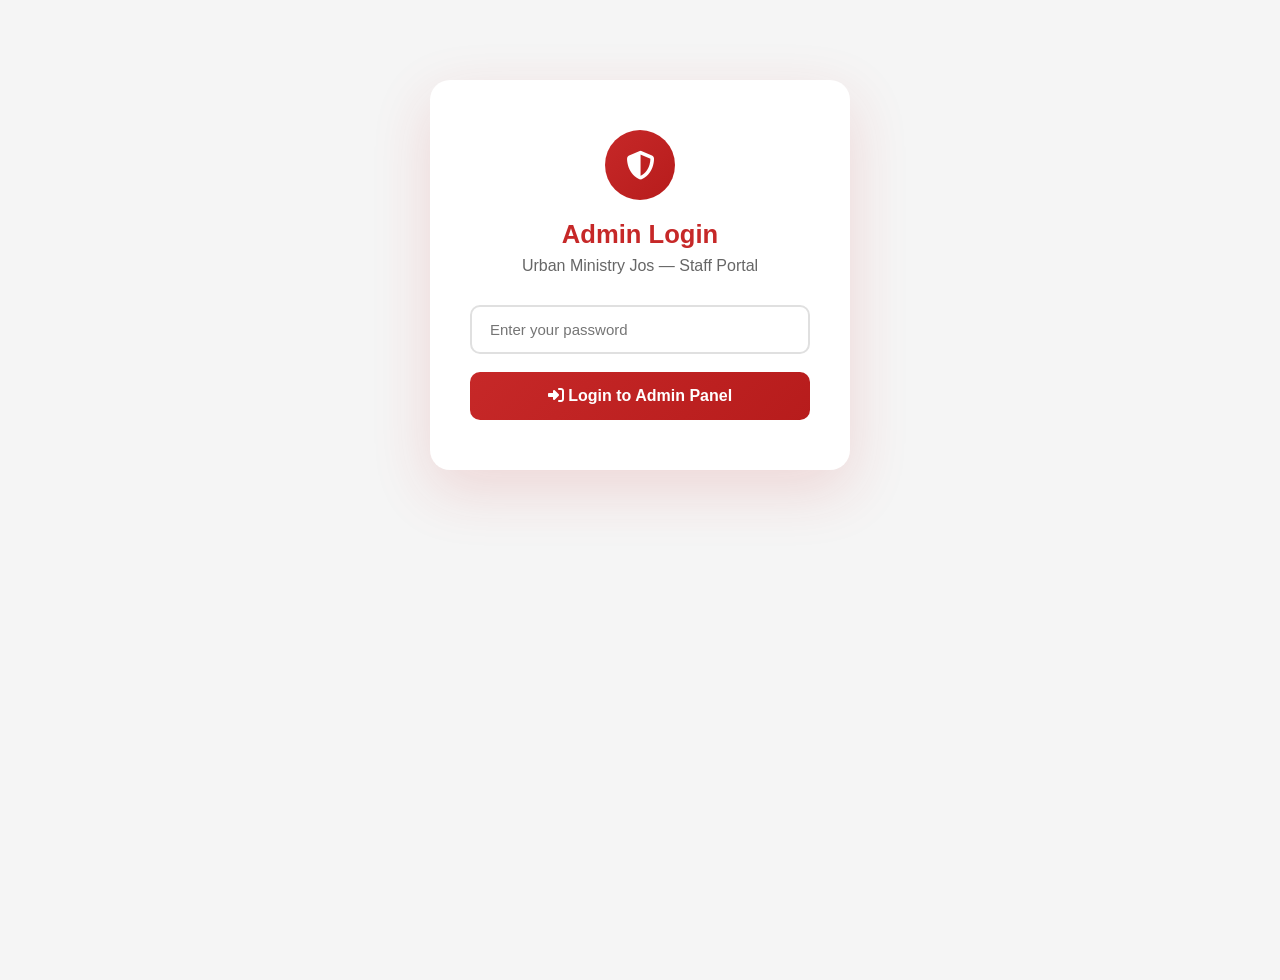
<file: admin.html>
<!DOCTYPE html>
<html lang="en">
<head>
    <meta charset="UTF-8">
    <meta name="viewport" content="width=device-width, initial-scale=1.0">
    <title>Admin Panel - Urban Ministry Jos</title>
    <link rel="stylesheet" href="https://cdnjs.cloudflare.com/ajax/libs/font-awesome/6.4.0/css/all.min.css">
    <style>
        * { margin: 0; padding: 0; box-sizing: border-box; }
        :root {
            --primary: #c62828; --primary-dark: #b71c1c;
            --secondary: #ff5252; --light: #fff5f5;
            --dark: #333; --gray: #666; --white: #ffffff;
            --shadow: 0 10px 30px rgba(198,40,40,0.1);
            --transition: all 0.4s ease;
        }
        body { font-family: 'Segoe UI', sans-serif; background: #f5f5f5; min-height: 100vh; }
        .container { max-width: 1200px; margin: 0 auto; padding: 20px; }

        /* LOGIN */
        .login-container {
            max-width: 420px; margin: 80px auto; background: white;
            border-radius: 20px; padding: 50px 40px;
            box-shadow: 0 20px 60px rgba(198,40,40,0.15); text-align: center;
        }
        .login-logo {
            width: 70px; height: 70px;
            background: linear-gradient(135deg, var(--primary), var(--primary-dark));
            border-radius: 50%; display: flex; align-items: center; justify-content: center;
            margin: 0 auto 20px; font-size: 1.8rem; color: white;
        }
        .login-container h2 { color: var(--primary); margin-bottom: 8px; font-size: 1.6rem; }
        .login-container > p { color: var(--gray); margin-bottom: 30px; }
        .login-container input {
            width: 100%; padding: 14px 18px; border: 2px solid #e0e0e0;
            border-radius: 10px; font-size: 15px; margin-bottom: 18px;
            font-family: inherit; transition: var(--transition);
        }
        .login-container input:focus { outline: none; border-color: var(--primary); }
        .login-container button {
            width: 100%; padding: 15px;
            background: linear-gradient(135deg, var(--primary), var(--primary-dark));
            color: white; border: none; border-radius: 10px;
            font-size: 16px; font-weight: 700; cursor: pointer; font-family: inherit;
        }
        .login-container button:hover { transform: translateY(-2px); }
        .login-error {
            background: #f8d7da; color: #721c24; padding: 12px;
            border-radius: 8px; margin-bottom: 20px; display: none;
            border-left: 4px solid #dc3545; text-align: left;
        }

        /* CONNECTION STATUS */
        .conn-status {
            padding: 12px 18px; border-radius: 10px; margin-bottom: 20px;
            font-size: 0.9rem; font-weight: 600;
            display: flex; align-items: center; gap: 10px;
        }
        .conn-ok    { background: #d4edda; color: #155724; border-left: 4px solid #28a745; }
        .conn-error { background: #f8d7da; color: #721c24; border-left: 4px solid #dc3545; }

        /* TOPBAR */
        .topbar {
            position: fixed; top: 0; left: 0; right: 0;
            background: linear-gradient(135deg, var(--primary), var(--primary-dark));
            padding: 0 20px; height: 60px;
            display: flex; align-items: center; justify-content: space-between;
            z-index: 1000; box-shadow: 0 4px 20px rgba(198,40,40,0.3);
        }
        .topbar-left { display: flex; align-items: center; gap: 12px; color: white; font-weight: 700; }
        .topbar-right { display: flex; align-items: center; gap: 10px; }
        .topbar-btn {
            padding: 8px 16px; border-radius: 8px; border: none;
            cursor: pointer; font-weight: 600; font-size: 0.85rem;
            display: flex; align-items: center; gap: 7px; font-family: inherit;
        }
        .btn-view-site { background: rgba(255,255,255,0.15); color: white; }
        .btn-view-site:hover { background: rgba(255,255,255,0.25); }
        .btn-logout { background: white; color: var(--primary); }
        .main-content { padding-top: 80px; }

        /* ADMIN HEADER */
        .admin-header {
            background: linear-gradient(135deg, #1a0a0a, #2c1010);
            border-radius: 16px; padding: 30px 35px; margin-bottom: 20px;
            color: white; display: flex; align-items: center;
            justify-content: space-between; flex-wrap: wrap; gap: 20px;
        }
        .admin-header-text h1 { font-size: 1.7rem; margin-bottom: 4px; }
        .admin-header-text p  { opacity: 0.7; font-size: 0.9rem; }
        .admin-stats-mini { display: flex; gap: 15px; flex-wrap: wrap; }
        .admin-stat-chip {
            background: rgba(255,255,255,0.1); border: 1px solid rgba(255,255,255,0.15);
            border-radius: 10px; padding: 10px 18px; text-align: center; min-width: 80px;
        }
        .admin-stat-chip .num { font-size: 1.5rem; font-weight: 800; display: block; line-height: 1; }
        .admin-stat-chip .lbl { font-size: 0.72rem; opacity: 0.7; margin-top: 4px; display: block; text-transform: uppercase; }

        /* MESSAGE BOX */
        .message-box {
            padding: 14px 20px; border-radius: 10px; margin-bottom: 20px;
            display: none; font-weight: 500; border-left: 4px solid; font-size: 0.95rem;
        }
        .msg-success { background: #d4edda; color: #155724; border-color: #28a745; }
        .msg-error   { background: #f8d7da; color: #721c24; border-color: #dc3545; }
        .msg-info    { background: #fff3cd; color: #856404; border-color: #ffc107; }

        /* FORM */
        .form-card {
            background: white; border-radius: 16px;
            padding: 30px 35px; margin-bottom: 20px; box-shadow: var(--shadow);
        }
        .form-card h2 { color: var(--primary); margin-bottom: 22px; font-size: 1.3rem; display: flex; align-items: center; gap: 10px; }
        .form-grid { display: grid; grid-template-columns: 1fr 1fr; gap: 18px; }
        .form-group.full { grid-column: 1 / -1; }
        label { display: block; font-weight: 600; margin-bottom: 7px; color: var(--dark); font-size: 0.9rem; }
        input[type="text"], input[type="date"], textarea {
            width: 100%; padding: 12px 15px; border: 2px solid #e8e8e8;
            border-radius: 10px; font-size: 14px; font-family: inherit;
            background: #fafafa; transition: var(--transition);
        }
        input:focus, textarea:focus {
            outline: none; border-color: var(--primary); background: white;
            box-shadow: 0 0 0 4px rgba(198,40,40,0.06);
        }
        textarea { height: 110px; resize: vertical; }
        .btn {
            padding: 13px 28px; border: none; border-radius: 10px;
            font-size: 15px; font-weight: 700; cursor: pointer;
            display: inline-flex; align-items: center; gap: 8px;
            font-family: inherit; transition: var(--transition);
        }
        .btn-primary { background: linear-gradient(135deg, var(--primary), var(--primary-dark)); color: white; }
        .btn-primary:hover { transform: translateY(-2px); box-shadow: 0 8px 20px rgba(198,40,40,0.3); }
        .btn-primary:disabled { opacity: 0.6; cursor: not-allowed; transform: none; box-shadow: none; }

        /* UPLOAD ZONE */
        .upload-zone {
            border: 2.5px dashed #ddd; border-radius: 12px; padding: 28px 20px;
            text-align: center; cursor: pointer; background: #fafafa;
            position: relative; display: flex; flex-direction: column;
            align-items: center; justify-content: center; gap: 8px; transition: var(--transition);
        }
        .upload-zone:hover, .upload-zone.dragover { border-color: var(--primary); background: var(--light); }
        .upload-zone input[type="file"] {
            position: absolute; inset: 0; opacity: 0;
            cursor: pointer; width: 100%; height: 100%; border: none; padding: 0;
        }
        .upload-icon { font-size: 2rem; color: #ccc; transition: var(--transition); pointer-events: none; }
        .upload-zone:hover .upload-icon, .upload-zone.dragover .upload-icon { color: var(--primary); transform: translateY(-4px); }
        .upload-zone p { font-size: 0.88rem; color: var(--gray); pointer-events: none; margin: 0; }
        .upload-zone p strong { color: var(--primary); }
        .upload-zone small { font-size: 0.76rem; color: #aaa; pointer-events: none; }
        .img-preview-wrap {
            display: none; position: relative; border-radius: 12px;
            overflow: hidden; border: 2px solid #e8e8e8; margin-top: 10px;
        }
        .img-preview-wrap img { width: 100%; max-height: 200px; object-fit: cover; display: block; }
        .remove-img {
            position: absolute; top: 10px; right: 10px;
            background: rgba(198,40,40,0.9); color: white; border: none;
            border-radius: 50%; width: 32px; height: 32px; cursor: pointer;
            font-size: 14px; display: flex; align-items: center; justify-content: center;
        }
        .img-name-tag {
            position: absolute; bottom: 0; left: 0; right: 0;
            background: rgba(0,0,0,0.55); color: white; font-size: 0.76rem;
            padding: 5px 12px; overflow: hidden; text-overflow: ellipsis; white-space: nowrap;
        }

        /* TABS */
        .tabs-bar {
            display: flex; gap: 8px; margin-bottom: 20px;
            background: white; padding: 8px; border-radius: 12px; box-shadow: var(--shadow);
        }
        .tab {
            flex: 1; padding: 11px 16px; background: transparent; color: var(--gray);
            border: none; border-radius: 8px; cursor: pointer; font-weight: 600;
            display: flex; align-items: center; justify-content: center; gap: 8px;
            font-family: inherit; transition: var(--transition);
        }
        .tab.active {
            background: linear-gradient(135deg, var(--primary), var(--primary-dark));
            color: white; box-shadow: 0 4px 12px rgba(198,40,40,0.25);
        }
        .tab-count { background: rgba(0,0,0,0.12); border-radius: 20px; padding: 2px 9px; font-size: 0.78rem; }
        .tab.active .tab-count { background: rgba(255,255,255,0.25); }

        /* CARDS */
        .activities-grid { display: grid; grid-template-columns: repeat(auto-fill, minmax(300px,1fr)); gap: 20px; }
        .activity-card {
            background: white; border-radius: 14px; overflow: hidden;
            box-shadow: 0 4px 15px rgba(0,0,0,0.07);
            position: relative; transition: var(--transition);
        }
        .activity-card:hover { transform: translateY(-5px); box-shadow: 0 15px 35px rgba(0,0,0,0.12); }
        .activity-card img { width: 100%; height: 180px; object-fit: cover; display: block; }
        .activity-content { padding: 16px; }
        .activity-content h3 { color: var(--primary); margin-bottom: 6px; font-size: 1rem; line-height: 1.4; }
        .activity-content .meta { display: flex; align-items: center; gap: 6px; color: var(--gray); font-size: 0.8rem; margin-bottom: 8px; }
        .activity-content p {
            color: var(--gray); line-height: 1.55; font-size: 0.86rem;
            display: -webkit-box; -webkit-box-orient: vertical;
            -webkit-line-clamp: 3; line-clamp: 3; overflow: hidden;
        }
        .card-actions { position: absolute; top: 10px; right: 10px; display: flex; gap: 7px; }
        .action-btn {
            width: 34px; height: 34px; border-radius: 50%; border: none; cursor: pointer;
            background: rgba(255,255,255,0.92); display: flex; align-items: center; justify-content: center;
            font-size: 14px; transition: var(--transition); box-shadow: 0 2px 8px rgba(0,0,0,0.12);
        }
        .action-btn:hover { transform: scale(1.1); }
        .archive-btn { color: #ff9800; } .archive-btn:hover { background: #ff9800; color: white; }
        .restore-btn { color: #4caf50; } .restore-btn:hover { background: #4caf50; color: white; }
        .delete-btn  { color: var(--primary); } .delete-btn:hover { background: var(--primary); color: white; }
        .empty-state {
            text-align: center; padding: 50px 30px; background: white;
            border-radius: 14px; color: var(--gray); grid-column: 1 / -1;
        }
        .empty-state i { font-size: 2.8rem; margin-bottom: 12px; display: block; opacity: 0.25; }
        .archive-date-tag {
            display: inline-flex; align-items: center; gap: 5px;
            background: #fff3e0; color: #e65100; padding: 3px 10px;
            border-radius: 6px; font-size: 0.76rem; font-weight: 600; margin-top: 5px;
        }

        /* SPINNER */
        .loading-wrap { text-align: center; padding: 50px; grid-column: 1/-1; }
        .spinner {
            width: 40px; height: 40px; border: 4px solid rgba(198,40,40,0.15);
            border-top-color: var(--primary); border-radius: 50%;
            animation: spin 0.8s linear infinite; margin: 0 auto 15px;
        }
        @keyframes spin { to { transform: rotate(360deg); } }

        /* DEBUG */
        .debug-panel {
            background: #1e1e1e; color: #00ff88; border-radius: 10px;
            padding: 15px 18px; font-family: monospace; font-size: 0.8rem;
            margin-bottom: 20px; display: none; max-height: 200px; overflow-y: auto; line-height: 1.8;
        }
        .debug-toggle {
            background: none; border: 1px solid #ccc; border-radius: 6px;
            padding: 6px 14px; font-size: 0.8rem; cursor: pointer;
            color: var(--gray); margin-bottom: 10px;
        }

        @media (max-width: 768px) {
            .container { padding: 10px; }
            .form-grid { grid-template-columns: 1fr; }
            .form-card { padding: 20px; }
            .activities-grid { grid-template-columns: 1fr; }
            .tabs-bar { flex-direction: column; }
            .admin-header { padding: 20px; }
            .topbar-left span { display: none; }
        }
    </style>
</head>
<body>
<div id="app"></div>

<script>
const ADMIN_PASSWORD = "admin123";
const API_URL        = "admin_api.php";

let isLoggedIn         = sessionStorage.getItem('admin_logged_in') === 'true';
let activeActivities   = [];
let archivedActivities = [];
let currentTab         = 'active';
let selectedImageFile  = null;
let debugLog           = [];
let connChecked        = false;
let connHtml           = '';

// ── DEBUG ──────────────────────────────────────────
function log(msg, data) {
    const entry = '[' + new Date().toLocaleTimeString() + '] ' + msg +
                  (data !== undefined ? ': ' + JSON.stringify(data) : '');
    debugLog.push(entry);
    console.log(entry);
    const box = document.getElementById('debugBox');
    if (box) { box.innerHTML = debugLog.slice(-30).join('<br>'); box.scrollTop = box.scrollHeight; }
}

// ── API ────────────────────────────────────────────
async function apiFetch(url, options) {
    const res  = await fetch(url, options);
    const text = await res.text();
    log('Response', text.substring(0, 300));
    try {
        return JSON.parse(text);
    } catch(e) {
        log('JSON parse FAILED — raw: ' + text.substring(0, 400));
        return { success: false, message: 'Server error. Open Debug Log for details. Make sure you are on http://localhost not file://' };
    }
}

async function fetchActivities(status) {
    log('Fetching ' + status);
    try {
        const r = await apiFetch(API_URL + '?status=' + status + '&t=' + Date.now());
        return r.success ? (r.data || []) : [];
    } catch(e) { log('fetchActivities error', e.message); return []; }
}

async function saveActivity(title, date, description, imageFile) {
    log('Saving: ' + title);
    const fd = new FormData();
    fd.append('title', title);
    fd.append('date', date);
    fd.append('description', description);
    if (imageFile) { fd.append('image', imageFile); log('Image: ' + imageFile.name); }
    try {
        return await apiFetch(API_URL, { method: 'POST', body: fd });
    } catch(e) { return { success: false, message: 'Network error: ' + e.message }; }
}

async function updateActivity(action, id) {
    log(action + ' id=' + id);
    try {
        return await apiFetch(API_URL, {
            method: 'PUT',
            headers: { 'Content-Type': 'application/json' },
            body: JSON.stringify({ action, id })
        });
    } catch(e) { return { success: false, message: e.message }; }
}

async function testConnection() {
    try {
        const r = await apiFetch(API_URL + '?status=active&t=' + Date.now());
        if (r.success !== undefined) {
            log('Connection OK');
            return { ok: true, msg: '✅ Connected to database successfully!' };
        }
        return { ok: false, msg: '❌ Unexpected response from server. Check debug log.' };
    } catch(e) {
        return { ok: false, msg: '❌ Cannot reach admin_api.php — Open this page via http://localhost/yourfolder/admin.html (not file://)' };
    }
}

async function loadData() {
    if (!isLoggedIn) return;
    activeActivities   = await fetchActivities('active');
    archivedActivities = await fetchActivities('archived');
    renderAdmin();
}

// ── ACTIONS ────────────────────────────────────────
async function addNewActivity() {
    const title       = document.getElementById('title').value.trim();
    const date        = document.getElementById('date').value;
    const description = document.getElementById('description').value.trim();
    const btn         = document.getElementById('submitBtn');

    if (!title || !date || !description) {
        showMessage('Please fill in Title, Date and Description!', 'error'); return;
    }

    btn.disabled  = true;
    btn.innerHTML = '<i class="fas fa-spinner fa-spin"></i> Saving...';
    showMessage('Saving to database...', 'info');

    const result = await saveActivity(title, date, description, selectedImageFile);

    btn.disabled  = false;
    btn.innerHTML = '<i class="fas fa-paper-plane"></i> Save to Database';

    if (result.success) {
        document.getElementById('title').value       = '';
        document.getElementById('date').value        = '';
        document.getElementById('description').value = '';
        resetImageUploader();
        showMessage('Activity saved! It is now live on your website.', 'success');
        await loadData();
    } else {
        showMessage(result.message || 'Save failed. Open Debug Log for details.', 'error');
    }
}

async function archiveActivity(id) {
    const r = await updateActivity('archive', id);
    if (r.success) { await loadData(); showMessage('Activity archived', 'success'); }
    else showMessage(r.message, 'error');
}

async function restoreActivity(id) {
    const r = await updateActivity('restore', id);
    if (r.success) { await loadData(); showMessage('Activity restored and live!', 'success'); }
    else showMessage(r.message, 'error');
}

async function deleteActivity(id) {
    if (!confirm('Permanently delete this activity? Cannot be undone!')) return;
    const r = await updateActivity('delete', id);
    if (r.success) { await loadData(); showMessage('Activity deleted permanently', 'success'); }
    else showMessage(r.message, 'error');
}

function showMessage(msg, type) {
    const box = document.getElementById('messageBox');
    if (!box) return;
    box.textContent   = msg;
    box.className     = 'message-box msg-' + (type || 'success');
    box.style.display = 'block';
    clearTimeout(box._t);
    if (type !== 'info') box._t = setTimeout(() => { box.style.display = 'none'; }, 5000);
}

function escapeHtml(t) {
    if (!t) return '';
    return String(t).replace(/[&<>"']/g, m =>
        ({ '&':'&amp;','<':'&lt;','>':'&gt;','"':'&quot;',"'":'&#39;' }[m]));
}

function getImageUrl(p) {
    if (!p) return 'https://via.placeholder.com/400x200?text=No+Image';
    return p;
}

// ── AUTH ───────────────────────────────────────────
function login() {
    const pwd = document.getElementById('passwordInput').value;
    if (pwd === ADMIN_PASSWORD) {
        sessionStorage.setItem('admin_logged_in', 'true');
        isLoggedIn = true;
        renderAdmin().then(() => loadData());
    } else {
        const err = document.getElementById('loginError');
        err.style.display = 'block';
        document.getElementById('passwordInput').value = '';
        setTimeout(() => { err.style.display = 'none'; }, 3000);
    }
}

function logout() {
    if (confirm('Log out of the admin panel?')) {
        sessionStorage.removeItem('admin_logged_in');
        isLoggedIn = false; connChecked = false;
        renderLogin();
    }
}

function switchTab(tab) { currentTab = tab; renderAdmin(); }
function toggleDebug() {
    const b = document.getElementById('debugBox');
    if (b) b.style.display = b.style.display === 'none' ? 'block' : 'none';
}

// ── IMAGE UPLOADER ─────────────────────────────────
function resetImageUploader() {
    selectedImageFile = null;
    const zone  = document.getElementById('uploadZone');
    const prev  = document.getElementById('imgPreviewWrap');
    const finp  = document.getElementById('imageFileInput');
    if (zone) zone.style.display = 'flex';
    if (prev) { prev.style.display = 'none'; const img = prev.querySelector('img'); if(img) img.src=''; }
    if (finp) finp.value = '';
}

function handleImageFile(file) {
    if (!file) return;
    if (!file.type.startsWith('image/')) { showMessage('Please select an image file', 'error'); return; }
    if (file.size > 5*1024*1024)         { showMessage('Image too large. Max 5MB.', 'error'); return; }
    selectedImageFile = file;
    const reader = new FileReader();
    reader.onload = e => {
        const zone = document.getElementById('uploadZone');
        const prev = document.getElementById('imgPreviewWrap');
        if (zone) zone.style.display = 'none';
        if (prev) {
            prev.style.display = 'block';
            const img = prev.querySelector('img'); if(img) img.src = e.target.result;
            const tag = prev.querySelector('.img-name-tag');
            if(tag) tag.textContent = file.name + '  (' + (file.size/1024).toFixed(0) + ' KB)';
        }
    };
    reader.readAsDataURL(file);
}

function wireUploader() {
    const fi   = document.getElementById('imageFileInput');
    const zone = document.getElementById('uploadZone');
    if (!fi || !zone) return;
    fi.addEventListener('change', function() { if(this.files && this.files[0]) handleImageFile(this.files[0]); });
    zone.addEventListener('dragover',  e => { e.preventDefault(); zone.classList.add('dragover'); });
    zone.addEventListener('dragleave', () => zone.classList.remove('dragover'));
    zone.addEventListener('drop', e => {
        e.preventDefault(); zone.classList.remove('dragover');
        if (e.dataTransfer.files[0]) handleImageFile(e.dataTransfer.files[0]);
    });
}

// ── RENDER ─────────────────────────────────────────
function renderLogin() {
    document.getElementById('app').innerHTML = `
    <div class="login-container">
        <div class="login-logo"><i class="fas fa-shield-alt"></i></div>
        <h2>Admin Login</h2>
        <p>Urban Ministry Jos — Staff Portal</p>
        <div class="login-error" id="loginError">
            <i class="fas fa-times-circle"></i> Incorrect password. Please try again.
        </div>
        <input type="password" id="passwordInput" placeholder="Enter your password"
               onkeypress="if(event.key==='Enter') login()">
        <button onclick="login()"><i class="fas fa-sign-in-alt"></i> Login to Admin Panel</button>
    </div>`;
}

function buildCards(list, isArchive) {
    if (!list || list.length === 0) {
        return `<div class="empty-state">
            <i class="fas fa-${isArchive ? 'archive' : 'inbox'}"></i>
            <p>${isArchive ? 'No archived activities.' : 'No activities yet. Add one above!'}</p>
        </div>`;
    }
    return list.map(a => `
        <div class="activity-card">
            <img src="${getImageUrl(a.image_path)}" alt="${escapeHtml(a.title)}"
                 onerror="this.src='https://via.placeholder.com/400x200?text=No+Image'">
            <div class="activity-content">
                <h3>${escapeHtml(a.title)}</h3>
                <div class="meta"><i class="fas fa-calendar-alt"></i> ${escapeHtml(a.activity_date)}</div>
                ${a.archived_date ? `<div class="archive-date-tag"><i class="fas fa-archive"></i> Archived: ${escapeHtml(a.archived_date)}</div>` : ''}
                <p style="margin-top:6px">${escapeHtml(a.description)}</p>
            </div>
            <div class="card-actions">
                ${isArchive ? `
                    <button class="action-btn restore-btn" onclick="restoreActivity(${a.id})" title="Restore">
                        <i class="fas fa-undo-alt"></i></button>
                    <button class="action-btn delete-btn" onclick="deleteActivity(${a.id})" title="Delete">
                        <i class="fas fa-trash-alt"></i></button>
                ` : `
                    <button class="action-btn archive-btn" onclick="archiveActivity(${a.id})" title="Archive">
                        <i class="fas fa-archive"></i></button>
                `}
            </div>
        </div>`).join('');
}

async function renderAdmin() {
    // Check connection once
    if (!connChecked) {
        connChecked = true;
        const conn = await testConnection();
        connHtml = `<div class="conn-status ${conn.ok ? 'conn-ok' : 'conn-error'}">
            <i class="fas fa-${conn.ok ? 'check-circle' : 'exclamation-circle'}"></i>
            <span>${conn.msg}</span>
        </div>`;
    }

    document.getElementById('app').innerHTML = `
    <div class="topbar">
        <div class="topbar-left"><i class="fas fa-user-shield"></i><span>Urban Ministry Admin Panel</span></div>
        <div class="topbar-right">
            <button class="topbar-btn btn-view-site" onclick="window.open('index.html','_blank')">
                <i class="fas fa-external-link-alt"></i> View Website</button>
            <button class="topbar-btn btn-logout" onclick="logout()">
                <i class="fas fa-sign-out-alt"></i> Logout</button>
        </div>
    </div>

    <div class="container main-content">
        <div class="admin-header">
            <div class="admin-header-text">
                <h1><i class="fas fa-database" style="margin-right:10px;"></i>Dashboard</h1>
                <p>Activities saved to MySQL database &amp; uploads/ folder</p>
            </div>
            <div class="admin-stats-mini">
                <div class="admin-stat-chip"><span class="num">${activeActivities.length}</span><span class="lbl">Live</span></div>
                <div class="admin-stat-chip"><span class="num">${archivedActivities.length}</span><span class="lbl">Archived</span></div>
                <div class="admin-stat-chip"><span class="num">${activeActivities.length + archivedActivities.length}</span><span class="lbl">Total</span></div>
            </div>
        </div>

        ${connHtml}

        <div id="messageBox" class="message-box" style="display:none;"></div>

        <button class="debug-toggle" onclick="toggleDebug()">
            <i class="fas fa-bug"></i> Debug Log (click if something is not working)
        </button>
        <div class="debug-panel" id="debugBox" style="display:none;">${debugLog.join('<br>') || 'No logs yet...'}</div>

        <div class="form-card">
            <h2><i class="fas fa-plus-circle"></i> Post New Activity</h2>
            <div class="form-grid">
                <div class="form-group">
                    <label>Title *</label>
                    <input type="text" id="title" placeholder="e.g., Food Distribution in Jos North">
                </div>
                <div class="form-group">
                    <label>Date *</label>
                    <input type="date" id="date">
                </div>
                <div class="form-group full">
                    <label>Description *</label>
                    <textarea id="description" placeholder="Describe what happened, who was involved, the impact..."></textarea>
                </div>
                <div class="form-group full">
                    <label>Photo <span style="font-weight:400;color:var(--gray)">(optional)</span></label>
                    <div class="upload-zone" id="uploadZone">
                        <input type="file" id="imageFileInput" accept="image/*">
                        <div class="upload-icon"><i class="fas fa-cloud-upload-alt"></i></div>
                        <p><strong>Click to upload</strong> or drag &amp; drop your photo here</p>
                        <small>JPG, PNG, GIF, WebP — max 5MB</small>
                    </div>
                    <div class="img-preview-wrap" id="imgPreviewWrap">
                        <img src="" alt="Preview">
                        <button class="remove-img" type="button" onclick="resetImageUploader()">
                            <i class="fas fa-times"></i></button>
                        <div class="img-name-tag"></div>
                    </div>
                </div>
            </div>
            <button class="btn btn-primary" id="submitBtn" onclick="addNewActivity()">
                <i class="fas fa-paper-plane"></i> Save to Database
            </button>
        </div>

        <div class="tabs-bar">
            <button class="tab ${currentTab==='active'?'active':''}" onclick="switchTab('active')">
                <i class="fas fa-globe"></i> Live on Website <span class="tab-count">${activeActivities.length}</span>
            </button>
            <button class="tab ${currentTab==='archive'?'active':''}" onclick="switchTab('archive')">
                <i class="fas fa-archive"></i> Archive <span class="tab-count">${archivedActivities.length}</span>
            </button>
        </div>

        <div style="display:${currentTab==='active'?'block':'none'}">
            <div class="activities-grid">${buildCards(activeActivities, false)}</div>
        </div>
        <div style="display:${currentTab==='archive'?'block':'none'}">
            <div class="activities-grid">${buildCards(archivedActivities, true)}</div>
        </div>
        <div style="height:60px;"></div>
    </div>`;

    wireUploader();
}

// ── INIT ───────────────────────────────────────────
if (isLoggedIn) {
    renderAdmin().then(() => loadData());
} else {
    renderLogin();
}
</script>
</body>
</html>
</file>
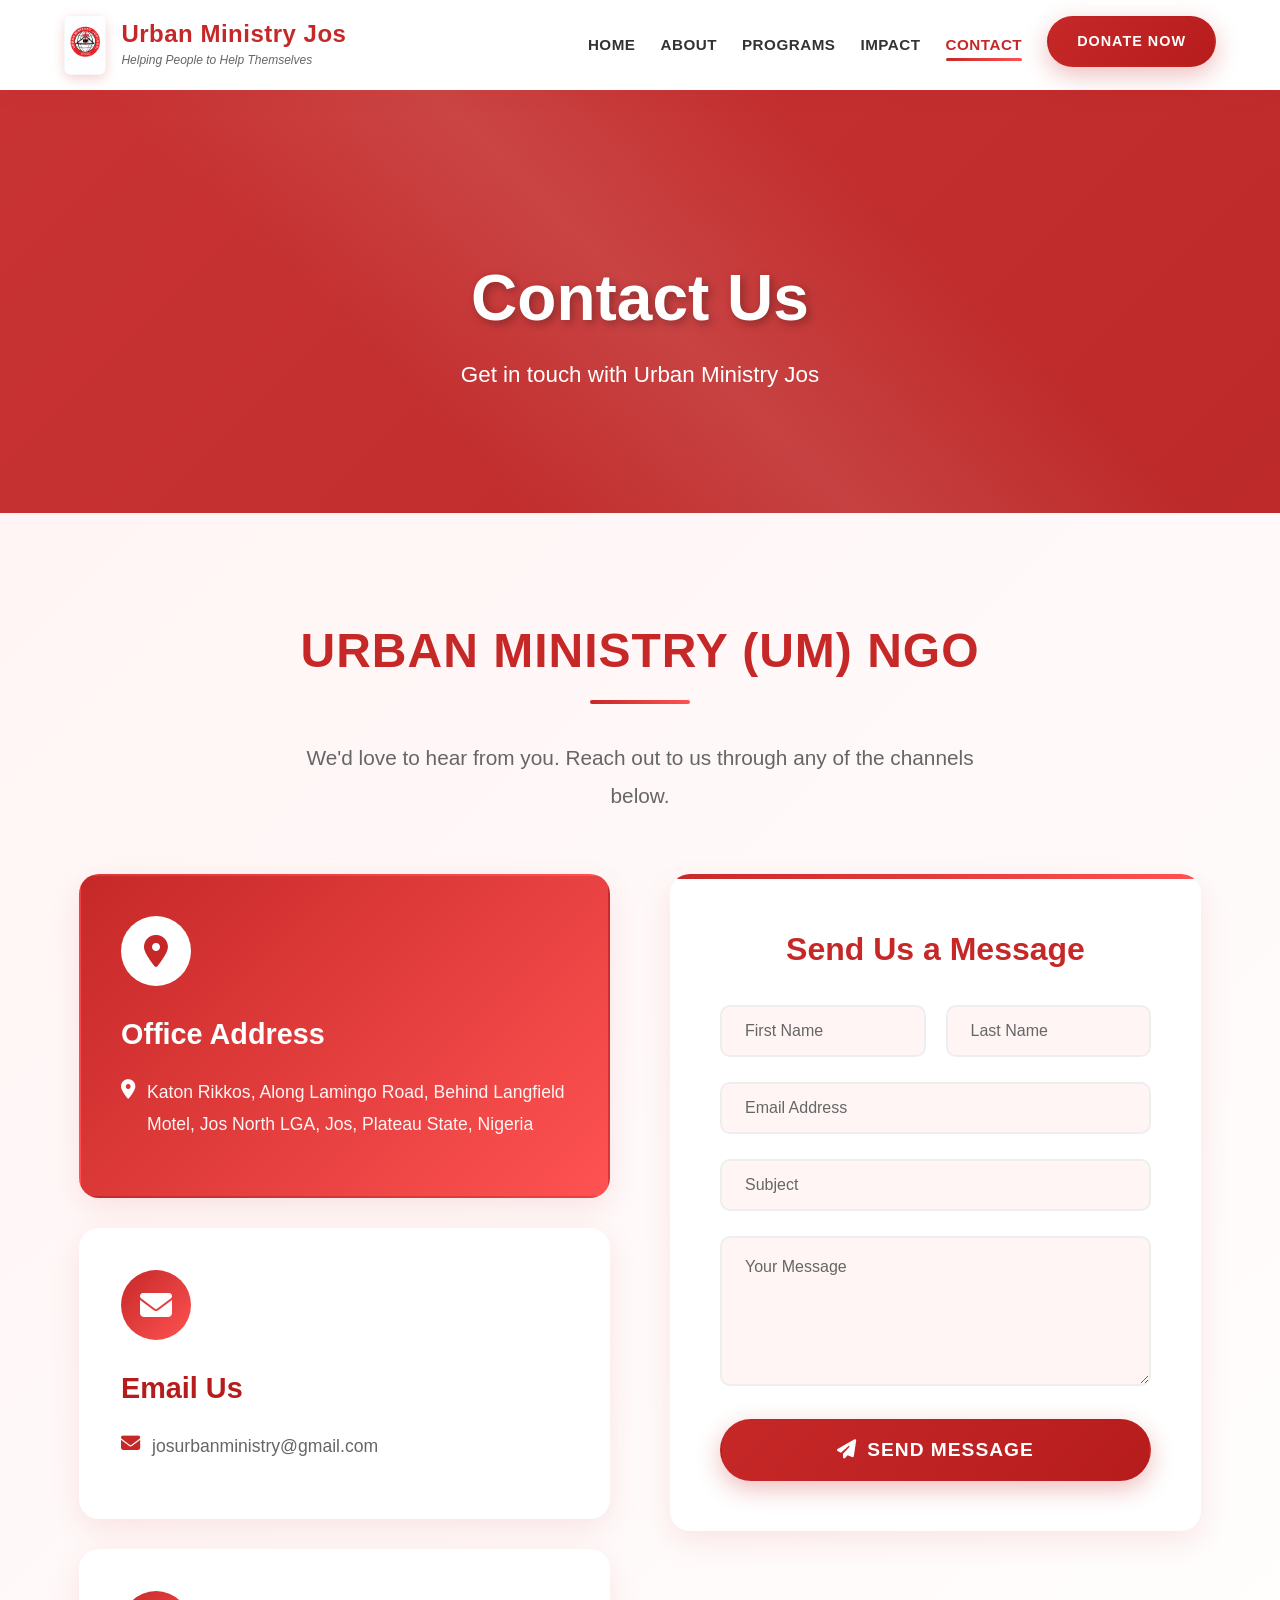
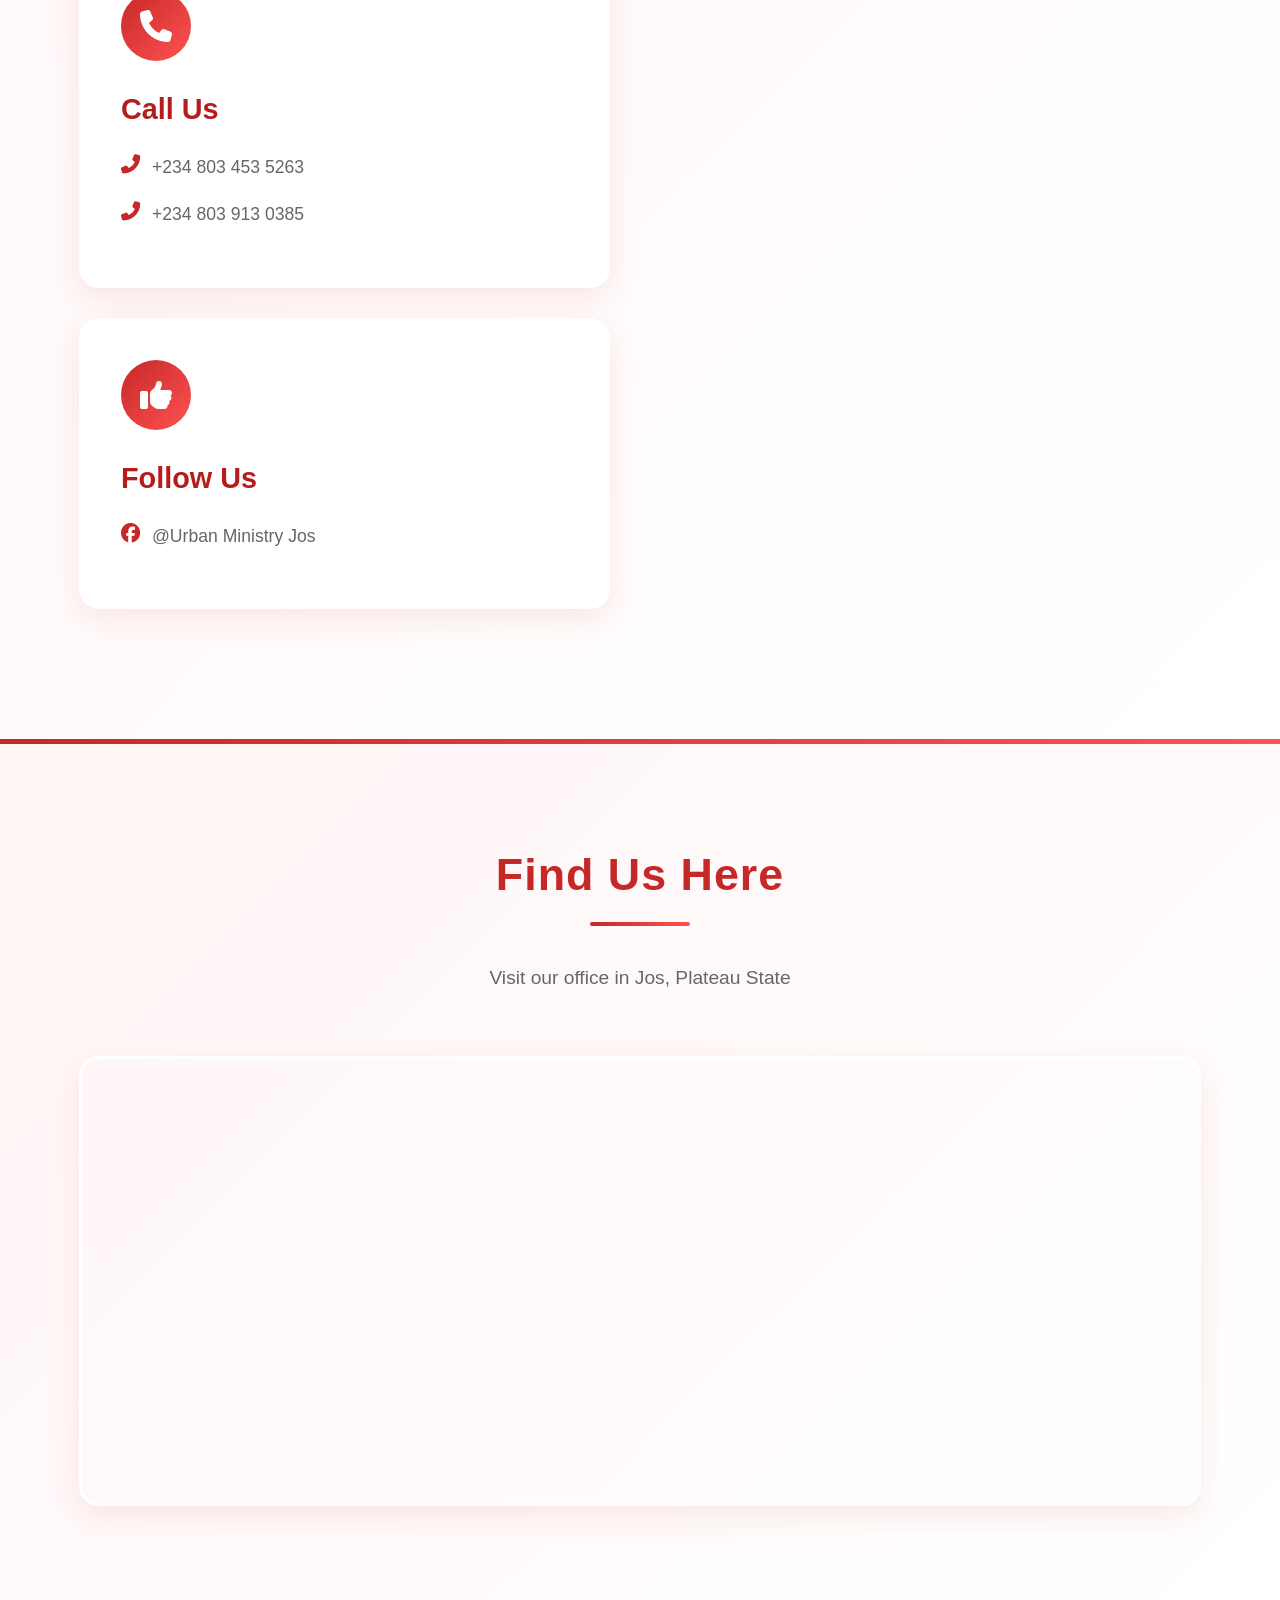
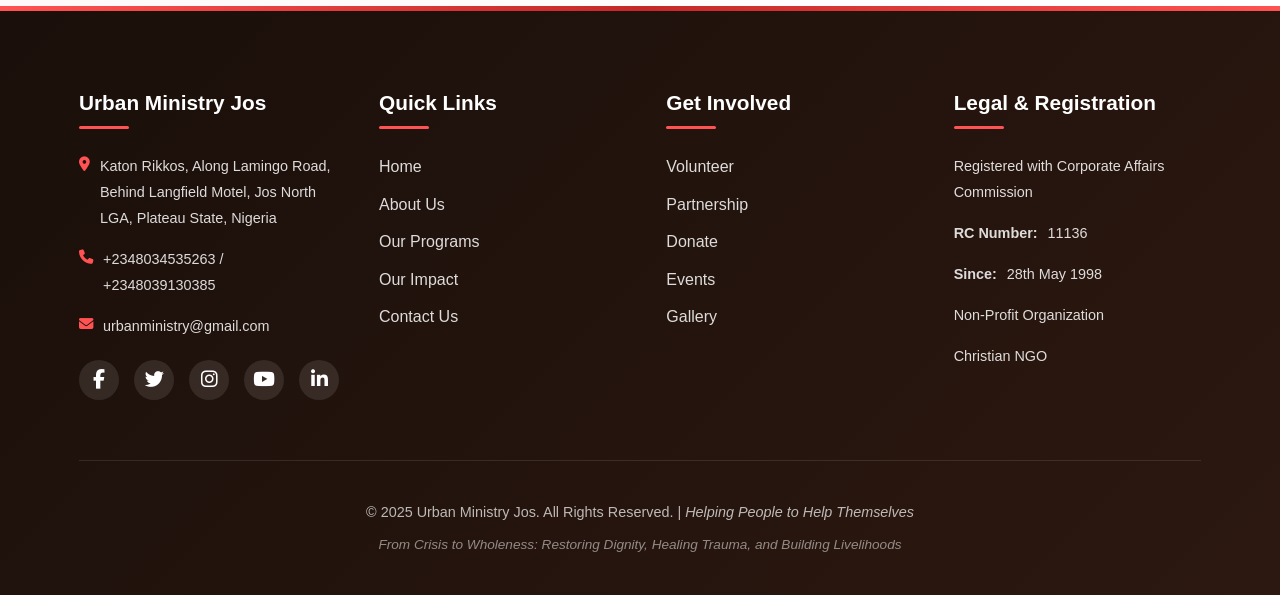
<file: contact.html>
<!DOCTYPE html>
<html lang="en">
<head>
    <meta charset="UTF-8">
    <meta name="viewport" content="width=device-width, initial-scale=1.0">
    <title>Contact Us - Urban Ministry Jos</title>
    <link rel="stylesheet" href="https://cdnjs.cloudflare.com/ajax/libs/font-awesome/6.4.0/css/all.min.css">
    <style>
        * { margin: 0; padding: 0; box-sizing: border-box; }

        :root {
            --primary: #c62828;
            --primary-dark: #b71c1c;
            --secondary: #ff5252;
            --light: #fff5f5;
            --dark: #333;
            --gray: #666;
            --white: #ffffff;
            --shadow: 0 10px 30px rgba(198,40,40,0.1);
            --transition: all 0.4s cubic-bezier(0.4,0,0.2,1);
        }

        body { font-family: 'Segoe UI', sans-serif; line-height: 1.6; color: var(--dark); background: var(--white); overflow-x: hidden; }
        .container { width: 90%; max-width: 1200px; margin: 0 auto; padding: 0 15px; }

        /* SCROLL PROGRESS */
        .scroll-progress { position: fixed; top: 0; left: 0; width: 0%; height: 4px; background: linear-gradient(90deg, var(--primary), var(--secondary)); z-index: 1001; transition: width 0.2s ease; }

        /* HEADER */
        header { background: var(--white); box-shadow: 0 2px 20px rgba(198,40,40,0.1); position: fixed; width: 100%; top: 0; left: 0; z-index: 1000; transition: var(--transition); }

        .header-container { display: flex; justify-content: space-between; align-items: center; padding: 15px 0; min-height: 80px; gap: 10px; }

        .logo { display: flex; align-items: center; gap: 15px; text-decoration: none; color: inherit; transition: transform 0.3s ease; flex-shrink: 0; }
        .logo:hover { transform: scale(1.02); }
        .logo-image { height: 60px; width: auto; border-radius: 8px; box-shadow: 0 4px 12px rgba(198,40,40,0.2); transition: all 0.3s ease; }
        .logo-image:hover { transform: rotate(5deg) scale(1.1); }
        .logo-text h1 { font-size: 1.5rem; color: var(--primary); margin: 0; line-height: 1.2; font-weight: 800; letter-spacing: 0.5px; }
        .logo-text p { font-size: 0.75rem; color: var(--gray); margin: 3px 0 0 0; font-style: italic; }

        nav ul { display: flex; list-style: none; gap: 25px; align-items: center; margin: 0; padding: 0; }
        nav ul li a { text-decoration: none; color: var(--dark); font-weight: 600; font-size: 0.95rem; padding: 8px 0; position: relative; transition: var(--transition); text-transform: uppercase; letter-spacing: 0.5px; }
        nav ul li a:hover { color: var(--primary); transform: translateY(-2px); }
        nav ul li a.active { color: var(--primary); font-weight: 700; }
        nav ul li a.active::after { content: ''; position: absolute; bottom: 0; left: 0; width: 100%; height: 3px; background: linear-gradient(90deg, var(--primary), var(--secondary)); border-radius: 2px; }

        /* BUTTONS */
        .btn { display: inline-block; padding: 12px 28px; border-radius: 50px; font-weight: 700; text-decoration: none; transition: all 0.4s ease; cursor: pointer; border: none; font-size: 0.9rem; text-align: center; font-family: inherit; letter-spacing: 1px; position: relative; overflow: hidden; text-transform: uppercase; }
        .btn::before { content: ''; position: absolute; top: 50%; left: 50%; width: 0; height: 0; border-radius: 50%; background: rgba(255,255,255,0.3); transform: translate(-50%,-50%); transition: width 0.6s, height 0.6s; }
        .btn:hover::before { width: 300px; height: 300px; }
        .btn-primary { background: linear-gradient(135deg, var(--primary), var(--primary-dark)); color: var(--white); box-shadow: 0 8px 25px rgba(198,40,40,0.3); border: 2px solid transparent; }
        .btn-primary:hover { background: linear-gradient(135deg, var(--primary-dark), #8e0000); transform: translateY(-3px) scale(1.05); }

        /* MOBILE MENU */
        .mobile-menu {
            display: none;
            font-size: 1.4rem;
            cursor: pointer;
            color: var(--primary);
            background: none;
            border: none;
            padding: 8px 10px;
            margin-left: auto;
            transition: transform 0.3s ease;
            line-height: 1;
        }
        .mobile-menu:hover { transform: rotate(90deg); }

        /* PAGE BANNER */
        .page-banner {
            background: linear-gradient(135deg, rgba(198,40,40,0.95) 0%, rgba(183,28,28,0.95) 100%),
                url('https://images.unsplash.com/photo-1486406146926-c627a92ad1ab?ixlib=rb-4.0.3&auto=format&fit=crop&w=1600&q=80');
            background-size: cover; background-position: center; background-attachment: fixed;
            color: var(--white); padding: 180px 0 120px; text-align: center;
            margin-top: 80px; position: relative; overflow: hidden;
        }
        .page-banner::before { content: ''; position: absolute; top: 0; left: 0; right: 0; bottom: 0; background: linear-gradient(45deg, transparent 30%, rgba(255,255,255,0.1) 50%, transparent 70%); animation: shimmer 3s infinite linear; }
        .page-banner h1 { font-size: 4rem; margin-bottom: 20px; text-shadow: 3px 3px 10px rgba(0,0,0,0.3); position: relative; font-weight: 800; line-height: 1.2; animation: fadeIn 1.2s ease forwards 0.3s; }
        .page-banner p { font-size: 1.4rem; max-width: 800px; margin: 0 auto; opacity: 0.95; position: relative; animation: fadeIn 1.2s ease forwards 0.6s; line-height: 1.6; }

        /* ANIMATIONS */
        @keyframes fadeIn { from{opacity:0;transform:translateY(30px)} to{opacity:1;transform:translateY(0)} }
        @keyframes fadeInUp { from{opacity:0;transform:translateY(50px)} to{opacity:1;transform:translateY(0)} }
        @keyframes float { 0%,100%{transform:translateY(0)} 50%{transform:translateY(-15px)} }
        @keyframes shimmer { 0%{background-position:-1000px 0} 100%{background-position:1000px 0} }
        @keyframes gradient { 0%{background-position:0% 50%} 50%{background-position:100% 50%} 100%{background-position:0% 50%} }
        @keyframes pulse { 0%,100%{transform:scale(1);box-shadow:0 5px 15px rgba(198,40,40,0.2)} 50%{transform:scale(1.05);box-shadow:0 10px 25px rgba(198,40,40,0.3)} }
        @keyframes spin { to{transform:rotate(360deg)} }
        @keyframes bounce { 0%,100%{transform:translateY(0)} 50%{transform:translateY(-10px)} }

        /* SECTION TITLE */
        .section-title { text-align: center; margin-bottom: 60px; animation: fadeInUp 0.8s ease; }
        .section-title h2 { font-size: 2.8rem; color: var(--primary); margin: 0 auto 20px; font-weight: 800; letter-spacing: 1px; position: relative; display: inline-block; }
        .section-title h2::after { content: ''; position: absolute; bottom: -15px; left: 50%; transform: translateX(-50%); width: 100px; height: 4px; background: linear-gradient(90deg, var(--primary), var(--secondary)); border-radius: 2px; }
        .section-title p { color: var(--gray); font-size: 1.2rem; max-width: 700px; margin: 30px auto 0; line-height: 1.8; }

        /* CONTACT SECTION */
        .contact-section { padding: 100px 0; background: linear-gradient(135deg, var(--light), #fff); }

        .contact-header { text-align: center; margin: 0 auto 60px; max-width: 800px; }
        .contact-header h2 { font-size: 3rem; color: var(--primary); margin: 0 auto 20px; font-weight: 800; letter-spacing: 1px; position: relative; display: inline-block; }
        .contact-header h2::after { content: ''; position: absolute; bottom: -15px; left: 50%; transform: translateX(-50%); width: 100px; height: 4px; background: linear-gradient(90deg, var(--primary), var(--secondary)); border-radius: 2px; }
        .contact-header p { color: var(--gray); font-size: 1.3rem; max-width: 700px; margin: 30px auto 0; line-height: 1.8; }

        .contact-grid { display: grid; grid-template-columns: 1fr 1fr; gap: 60px; margin-top: 60px; }

        /* INFO CARDS */
        .info-card { background: var(--white); border-radius: 20px; padding: 40px; box-shadow: var(--shadow); margin-bottom: 30px; transition: var(--transition); position: relative; overflow: hidden; border: 2px solid transparent; }
        .info-card::before { content: ''; position: absolute; top: 0; left: -100%; width: 100%; height: 100%; background: linear-gradient(90deg, transparent, rgba(255,82,82,0.1), transparent); transition: left 0.7s; }
        .info-card:hover::before { left: 100%; }
        .info-card:hover { transform: translateY(-15px) scale(1.02); box-shadow: 0 30px 60px rgba(198,40,40,0.2); border-color: var(--primary); }

        .info-icon { width: 70px; height: 70px; border-radius: 50%; background: linear-gradient(135deg, var(--primary), var(--secondary)); display: flex; align-items: center; justify-content: center; margin-bottom: 25px; color: var(--white); font-size: 2rem; animation: float 3s ease-in-out infinite; }

        .info-card h3 { color: var(--primary-dark); font-size: 1.8rem; margin-bottom: 20px; font-weight: 800; }
        .info-card p { color: var(--gray); margin-bottom: 15px; line-height: 1.8; font-size: 1.1rem; display: flex; align-items: flex-start; gap: 12px; }
        .info-card p i { color: var(--primary); font-size: 1.2rem; margin-top: 3px; transition: var(--transition); }
        .info-card p:hover i { transform: scale(1.3) rotate(10deg); color: var(--secondary); }

        .address-card { background: linear-gradient(135deg, var(--primary), var(--secondary)); color: var(--white); }
        .address-card .info-icon { background: var(--white); color: var(--primary); }
        .address-card h3 { color: var(--white); }
        .address-card p { color: rgba(255,255,255,0.95); }
        .address-card p i { color: var(--white); }

        /* CONTACT FORM */
        .form-card { background: var(--white); border-radius: 20px; padding: 50px; box-shadow: var(--shadow); transition: var(--transition); position: relative; overflow: hidden; }
        .form-card::before { content: ''; position: absolute; top: 0; left: 0; width: 100%; height: 5px; background: linear-gradient(90deg, var(--primary), var(--secondary)); }
        .form-card:hover { transform: translateY(-10px); box-shadow: 0 35px 70px rgba(198,40,40,0.15); }
        .form-card h3 { color: var(--primary); font-size: 2rem; margin: 0 auto 30px; font-weight: 800; text-align: center; }

        .form-row { display: grid; grid-template-columns: 1fr 1fr; gap: 20px; }

        .form-group { margin-bottom: 25px; position: relative; }
        .form-group input, .form-group textarea {
            width: 100%; padding: 15px 20px; border: 2px solid #eee;
            border-radius: 10px; font-size: 1rem; font-family: inherit;
            transition: var(--transition); background: var(--light);
        }
        .form-group textarea { height: 150px; resize: vertical; }
        .form-group input:focus, .form-group textarea:focus {
            outline: none; border-color: var(--primary); background: var(--white);
            box-shadow: 0 5px 20px rgba(198,40,40,0.1); transform: translateY(-3px);
        }
        .form-group label {
            position: absolute; left: 20px; top: 50%; transform: translateY(-50%);
            color: var(--gray); transition: var(--transition); pointer-events: none;
            background: var(--light); padding: 0 5px;
        }
        .form-group textarea ~ label { top: 18px; transform: none; }
        .form-group input:focus ~ label,
        .form-group textarea:focus ~ label,
        .form-group input:not(:placeholder-shown) ~ label,
        .form-group textarea:not(:placeholder-shown) ~ label {
            top: 0; font-size: 0.8rem; color: var(--primary); background: var(--white);
        }

        .submit-btn { width: 100%; padding: 18px; font-size: 1.2rem; margin-top: 10px; display: flex; align-items: center; justify-content: center; gap: 10px; }
        .submit-btn i { transition: var(--transition); }
        .submit-btn:hover i { transform: translateX(10px); }
        .submit-btn .btn-spinner { display: none; width: 20px; height: 20px; border: 2px solid var(--white); border-top-color: transparent; border-radius: 50%; animation: spin 0.8s linear infinite; }
        .submit-btn.loading { pointer-events: none; opacity: 0.8; }
        .submit-btn.loading .btn-spinner { display: inline-block; }
        .submit-btn.loading .btn-icon, .submit-btn.loading .btn-text { display: none; }

        /* TOAST */
        .toast { position: fixed; bottom: 30px; right: 30px; background: var(--white); border-radius: 10px; padding: 15px 25px; box-shadow: 0 10px 30px rgba(0,0,0,0.2); display: flex; align-items: center; gap: 15px; z-index: 2000; transform: translateX(400px); transition: transform 0.3s ease; border-left: 4px solid; max-width: 350px; }
        .toast.show { transform: translateX(0); }
        .toast.success { border-left-color: #4caf50; }
        .toast.error { border-left-color: var(--primary); }
        .toast i { font-size: 1.5rem; }
        .toast.success i { color: #4caf50; }
        .toast.error i { color: var(--primary); }
        .toast-content { flex: 1; }
        .toast-title { font-weight: 700; margin-bottom: 5px; }
        .toast-message { color: var(--gray); font-size: 0.9rem; }

        /* MAP */
        .map-section { padding: 100px 0; background: linear-gradient(135deg, var(--light), #fff); position: relative; }
        .map-section::before { content: ''; position: absolute; top: 0; left: 0; right: 0; height: 5px; background: linear-gradient(90deg, var(--primary), var(--secondary), var(--primary)); background-size: 200% 100%; animation: gradient 3s ease infinite; }
        .map-container { border-radius: 20px; overflow: hidden; box-shadow: var(--shadow); height: 450px; transition: var(--transition); border: 3px solid var(--white); }
        .map-container:hover { transform: translateY(-15px) scale(1.02); box-shadow: 0 35px 70px rgba(198,40,40,0.25); border-color: var(--primary); }
        .map-container iframe { width: 100%; height: 100%; border: 0; }

        /* FOOTER */
        footer { background: linear-gradient(135deg, #1a0f0a, #2c1810); color: var(--white); padding: 80px 0 40px; position: relative; overflow: hidden; }
        footer::before { content: ''; position: absolute; top: 0; left: 0; right: 0; height: 5px; background: linear-gradient(90deg, var(--secondary), var(--primary), var(--secondary)); }
        .footer-content { display: grid; grid-template-columns: repeat(4,1fr); gap: 40px; margin-bottom: 60px; }
        .footer-column h3 { color: var(--white); font-size: 1.3rem; margin-bottom: 25px; position: relative; padding-bottom: 10px; font-weight: 700; }
        .footer-column h3::after { content: ''; position: absolute; bottom: 0; left: 0; width: 50px; height: 3px; background: var(--secondary); border-radius: 2px; }
        .footer-column p { color: rgba(255,255,255,0.85); margin-bottom: 15px; line-height: 1.8; font-size: 0.9rem; display: flex; align-items: flex-start; gap: 10px; }
        .footer-column p i { color: var(--secondary); margin-top: 3px; }
        .footer-column ul { list-style: none; }
        .footer-column ul li { margin-bottom: 12px; }
        .footer-column ul li a { color: rgba(255,255,255,0.85); transition: var(--transition); text-decoration: none; display: flex; align-items: center; gap: 10px; font-weight: 500; }
        .footer-column ul li a:hover { color: var(--secondary); padding-left: 5px; }
        .social-links { display: flex; gap: 15px; margin-top: 20px; }
        .social-links a { width: 40px; height: 40px; background: rgba(255,255,255,0.1); border-radius: 50%; display: flex; align-items: center; justify-content: center; color: var(--white); transition: var(--transition); text-decoration: none; font-size: 1.2rem; }
        .social-links a:hover { background: var(--secondary); transform: translateY(-5px) rotate(10deg); }
        .copyright { text-align: center; padding-top: 40px; border-top: 1px solid rgba(255,255,255,0.1); color: rgba(255,255,255,0.7); font-size: 0.9rem; }
        .footer-motto { font-style: italic; margin-top: 10px; color: rgba(255,255,255,0.5); font-size: 0.85rem; }

        /* ===== RESPONSIVE ===== */
        @media (max-width: 1200px) {
            .footer-content { grid-template-columns: repeat(2,1fr); }
        }

        @media (max-width: 992px) {
            .contact-grid { grid-template-columns: 1fr; gap: 40px; }
            .contact-form-container { order: -1; }
            .form-row { grid-template-columns: 1fr; }
        }

        /* ===== MOBILE ===== */
        @media (max-width: 768px) {

            /* Hamburger */
            .mobile-menu {
                display: flex;
                align-items: center;
                justify-content: center;
                width: 40px; height: 40px;
                border-radius: 8px;
                background: var(--light);
                border: 1.5px solid rgba(198,40,40,0.2);
                color: var(--primary);
                font-size: 1.15rem;
                cursor: pointer;
                flex-shrink: 0;
                margin-left: auto;
                order: 3;
                transition: background 0.2s ease;
            }
            .mobile-menu:hover { background: rgba(198,40,40,0.12); transform: none; }

            /* Header */
            .header-container { padding: 8px 0; min-height: 62px; }
            .logo-image { height: 38px; }
            .logo-text h1 { font-size: 1rem; }
            .logo-text p { font-size: 0.6rem; }

            /* Nav drawer */
            nav ul {
                position: fixed;
                top: 62px; left: -100%;
                width: 100%; height: calc(100vh - 62px);
                background: var(--white);
                flex-direction: column; align-items: center; justify-content: center;
                padding: 0; gap: 6px;
                transition: left 0.4s cubic-bezier(0.4,0,0.2,1);
                z-index: 999;
            }
            nav ul.active { left: 0; }
            nav ul li { width: 78%; display: flex; justify-content: center; }
            nav ul li a { display: block; width: 100%; text-align: center; padding: 13px 20px; border-radius: 12px; font-size: 0.95rem; color: var(--dark); }
            nav ul li a:hover, nav ul li a.active { background: var(--light); color: var(--primary); transform: none; }
            nav ul li a.active::after { display: none; }
            nav ul li a.btn-primary {
                background: linear-gradient(135deg, #c62828, #b71c1c) !important;
                color: white !important; border-radius: 50px !important;
                margin-top: 6px; box-shadow: 0 4px 15px rgba(198,40,40,0.3);
            }

            /* Page banner */
            .page-banner { margin-top: 62px; padding: 100px 0 70px; background-attachment: scroll; }
            .page-banner h1 { font-size: 2rem; }
            .page-banner p { font-size: 1rem; }

            /* Contact */
            .contact-section { padding: 60px 0; }
            .contact-header h2 { font-size: 1.8rem; }
            .contact-header p { font-size: 1rem; }
            .info-card { padding: 25px; }
            .info-card h3 { font-size: 1.3rem; }
            .info-card p { font-size: 0.95rem; }
            .form-card { padding: 25px 20px; }
            .form-card h3 { font-size: 1.5rem; }
            .submit-btn { padding: 15px; font-size: 1rem; }

            /* Map */
            .map-section { padding: 60px 0; }
            .map-container { height: 300px; }

            /* Footer */
            .footer-content { grid-template-columns: 1fr; text-align: center; gap: 25px; }
            .footer-column h3::after { left: 50%; transform: translateX(-50%); }
            .footer-column p { justify-content: center; }
            .footer-column ul li a { justify-content: center; }
            .social-links { justify-content: center; }

            /* Toast */
            .toast { bottom: 15px; right: 15px; left: 15px; transform: translateY(100px); max-width: none; }
            .toast.show { transform: translateY(0); }
        }

        @media (max-width: 480px) {
            .logo-text p { display: none; }
            .logo-text h1 { font-size: 0.95rem; }
            .page-banner h1 { font-size: 1.7rem; }
            .section-title h2 { font-size: 1.8rem; }
            .info-icon { width: 55px; height: 55px; font-size: 1.5rem; }
        }
    </style>
</head>
<body>
    <!-- Scroll Progress -->
    <div class="scroll-progress"></div>

    <!-- Header -->
    <header>
        <div class="container header-container">
            <a href="index.html" class="logo">
                <img src="Logo's/Urban Ministry.jpeg" alt="Urban Ministry Logo" class="logo-image" onerror="this.style.display='none';">
                <div class="logo-text">
                    <h1>Urban Ministry Jos</h1>
                    <p>Helping People to Help Themselves</p>
                </div>
            </a>
            <button class="mobile-menu"><i class="fas fa-bars"></i></button>
            <nav>
                <ul>
                    <li><a href="index.html">Home</a></li>
                    <li><a href="about.html">About</a></li>
                    <li><a href="programs.html">Programs</a></li>
                    <li><a href="impact.html">Impact</a></li>
                    <li><a href="contact.html" class="active">Contact</a></li>
                    <li><a href="donate.html" class="btn btn-primary">Donate Now</a></li>
                </ul>
            </nav>
        </div>
    </header>

    <!-- Page Banner -->
    <section class="page-banner">
        <div class="container">
            <h1>Contact Us</h1>
            <p>Get in touch with Urban Ministry Jos</p>
        </div>
    </section>

    <!-- Contact Section -->
    <section class="contact-section">
        <div class="container">
            <div class="contact-header">
                <h2>URBAN MINISTRY (UM) NGO</h2>
                <p>We'd love to hear from you. Reach out to us through any of the channels below.</p>
            </div>

            <div class="contact-grid">
                <!-- Info Cards -->
                <div class="contact-info">
                    <div class="info-card address-card">
                        <div class="info-icon"><i class="fas fa-map-marker-alt"></i></div>
                        <h3>Office Address</h3>
                        <p><i class="fas fa-location-dot"></i> Katon Rikkos, Along Lamingo Road, Behind Langfield Motel, Jos North LGA, Jos, Plateau State, Nigeria</p>
                    </div>
                    <div class="info-card">
                        <div class="info-icon"><i class="fas fa-envelope"></i></div>
                        <h3>Email Us</h3>
                        <p><i class="fas fa-envelope"></i> josurbanministry@gmail.com</p>
                    </div>
                    <div class="info-card">
                        <div class="info-icon"><i class="fas fa-phone"></i></div>
                        <h3>Call Us</h3>
                        <p><i class="fas fa-phone-alt"></i> +234 803 453 5263</p>
                        <p><i class="fas fa-phone-alt"></i> +234 803 913 0385</p>
                    </div>
                    <div class="info-card">
                        <div class="info-icon"><i class="fas fa-thumbs-up"></i></div>
                        <h3>Follow Us</h3>
                        <p><i class="fab fa-facebook"></i> @Urban Ministry Jos</p>
                    </div>
                </div>

                <!-- Contact Form — connected to mail.php -->
                <div class="contact-form-container">
                    <div class="form-card">
                        <h3>Send Us a Message</h3>
                        <form id="contactForm">
                            <!-- First Name + Last Name side by side -->
                            <div class="form-row">
                                <div class="form-group">
                                    <input type="text" id="firstName" name="firstName" placeholder=" " required>
                                    <label for="firstName">First Name</label>
                                </div>
                                <div class="form-group">
                                    <input type="text" id="lastName" name="lastName" placeholder=" " required>
                                    <label for="lastName">Last Name</label>
                                </div>
                            </div>
                            <div class="form-group">
                                <input type="email" id="contactEmail" name="contactEmail" placeholder=" " required>
                                <label for="contactEmail">Email Address</label>
                            </div>
                            <div class="form-group">
                                <input type="text" id="subject" name="subject" placeholder=" " required>
                                <label for="subject">Subject</label>
                            </div>
                            <div class="form-group">
                                <textarea id="contactMessage" name="contactMessage" placeholder=" " required></textarea>
                                <label for="contactMessage">Your Message</label>
                            </div>
                            <button type="submit" class="btn btn-primary submit-btn" id="submitBtn">
                                <span class="btn-spinner"></span>
                                <i class="fas fa-paper-plane btn-icon"></i>
                                <span class="btn-text">Send Message</span>
                            </button>
                        </form>
                    </div>
                </div>
            </div>
        </div>
    </section>

    <!-- Map Section -->
    <section class="map-section">
        <div class="container">
            <div class="section-title">
                <h2>Find Us Here</h2>
                <p>Visit our office in Jos, Plateau State</p>
            </div>
            <div class="map-container">
                <iframe
                    src="https://www.google.com/maps/embed?pb=!1m18!1m12!1m3!1d3924.123456789012!2d8.876543!3d9.912345!2m3!1f0!2f0!3f0!3m2!1i1024!2i768!4f13.1!3m3!1m2!1s0x1053730f8b3a0e5d%3A0x0!2zOcKwNTQnNDQuNCJOIDjCsDUyJzM1LjUiRQ!5e0!3m2!1sen!2sng!4v1234567890123!5m2!1sen!2sng"
                    width="100%" height="100%" style="border:0;" allowfullscreen="" loading="lazy">
                </iframe>
            </div>
        </div>
    </section>

    <!-- Footer -->
    <footer>
        <div class="container">
            <div class="footer-content">
                <div class="footer-column">
                    <h3>Urban Ministry Jos</h3>
                    <p><i class="fas fa-map-marker-alt"></i> Katon Rikkos, Along Lamingo Road, Behind Langfield Motel, Jos North LGA, Plateau State, Nigeria</p>
                    <p><i class="fas fa-phone"></i> +2348034535263 / +2348039130385</p>
                    <p><i class="fas fa-envelope"></i> urbanministry@gmail.com</p>
                    <div class="social-links">
                        <a href="#"><i class="fab fa-facebook-f"></i></a>
                        <a href="#"><i class="fab fa-twitter"></i></a>
                        <a href="#"><i class="fab fa-instagram"></i></a>
                        <a href="#"><i class="fab fa-youtube"></i></a>
                        <a href="#"><i class="fab fa-linkedin-in"></i></a>
                    </div>
                </div>
                <div class="footer-column">
                    <h3>Quick Links</h3>
                    <ul>
                        <li><a href="index.html">Home</a></li>
                        <li><a href="about.html">About Us</a></li>
                        <li><a href="programs.html">Our Programs</a></li>
                        <li><a href="impact.html">Our Impact</a></li>
                        <li><a href="contact.html">Contact Us</a></li>
                    </ul>
                </div>
                <div class="footer-column">
                    <h3>Get Involved</h3>
                    <ul>
                        <li><a href="volunteer.html">Volunteer</a></li>
                        <li><a href="partners.html">Partnership</a></li>
                        <li><a href="donate.html">Donate</a></li>
                        <li><a href="events.html">Events</a></li>
                        <li><a href="gallery.html">Gallery</a></li>
                    </ul>
                </div>
                <div class="footer-column">
                    <h3>Legal & Registration</h3>
                    <p>Registered with Corporate Affairs Commission</p>
                    <p><strong>RC Number:</strong> 11136</p>
                    <p><strong>Since:</strong> 28th May 1998</p>
                    <p>Non-Profit Organization</p>
                    <p>Christian NGO</p>
                </div>
            </div>
            <div class="copyright">
                <p>&copy; 2025 Urban Ministry Jos. All Rights Reserved. | <em>Helping People to Help Themselves</em></p>
                <p class="footer-motto">From Crisis to Wholeness: Restoring Dignity, Healing Trauma, and Building Livelihoods</p>
            </div>
        </div>
    </footer>

    <!-- Toast -->
    <div class="toast" id="toast">
        <i class="fas"></i>
        <div class="toast-content">
            <div class="toast-title"></div>
            <div class="toast-message"></div>
        </div>
    </div>

    <script>
        // Mobile Menu
        const mobileMenu = document.querySelector('.mobile-menu');
        const navMenu = document.querySelector('nav ul');
        mobileMenu.addEventListener('click', function() {
            navMenu.classList.toggle('active');
            const icon = this.querySelector('i');
            icon.classList.toggle('fa-bars');
            icon.classList.toggle('fa-times');
        });
        document.querySelectorAll('nav ul li a').forEach(link => {
            link.addEventListener('click', function() {
                navMenu.classList.remove('active');
                const icon = mobileMenu.querySelector('i');
                if (icon) { icon.classList.remove('fa-times'); icon.classList.add('fa-bars'); }
            });
        });

        // Scroll Progress + Header
        window.addEventListener('scroll', function() {
            const scrollProgress = document.querySelector('.scroll-progress');
            const winHeight = document.documentElement.scrollHeight - document.documentElement.clientHeight;
            scrollProgress.style.width = ((window.scrollY / winHeight) * 100) + '%';

            const header = document.querySelector('header');
            if (window.scrollY > 100) {
                header.style.boxShadow = '0 5px 30px rgba(198,40,40,0.15)';
                header.style.background = 'rgba(255,255,255,0.98)';
            } else {
                header.style.boxShadow = '0 2px 20px rgba(198,40,40,0.1)';
                header.style.background = 'white';
            }
        });

        // Toast
        function showToast(type, title, message) {
            const toast = document.getElementById('toast');
            const icon = toast.querySelector('i');
            const titleEl = toast.querySelector('.toast-title');
            const msgEl = toast.querySelector('.toast-message');

            toast.classList.remove('success', 'error', 'show');
            icon.className = type === 'success' ? 'fas fa-check-circle' : 'fas fa-exclamation-circle';
            toast.classList.add(type);
            titleEl.textContent = title;
            msgEl.textContent = message;
            toast.classList.add('show');
            clearTimeout(toast._t);
            toast._t = setTimeout(() => toast.classList.remove('show'), 5000);
        }

        // Form Submit — sends to mail.php with correct field names
        const contactForm = document.getElementById('contactForm');
        const submitBtn = document.getElementById('submitBtn');

        contactForm.addEventListener('submit', async function(e) {
            e.preventDefault();

            const firstName     = document.getElementById('firstName').value.trim();
            const lastName      = document.getElementById('lastName').value.trim();
            const contactEmail  = document.getElementById('contactEmail').value.trim();
            const subject       = document.getElementById('subject').value.trim();
            const contactMessage = document.getElementById('contactMessage').value.trim();

            if (!firstName || !lastName || !contactEmail || !subject || !contactMessage) {
                showToast('error', 'Missing Fields', 'Please fill in all required fields.');
                return;
            }

            const emailRegex = /^[^\s@]+@[^\s@]+\.[^\s@]+$/;
            if (!emailRegex.test(contactEmail)) {
                showToast('error', 'Invalid Email', 'Please enter a valid email address.');
                return;
            }

            submitBtn.classList.add('loading');
            submitBtn.disabled = true;

            const formData = new FormData();
            formData.append('firstName',      firstName);
            formData.append('lastName',       lastName);
            formData.append('contactEmail',   contactEmail);
            formData.append('subject',        subject);
            formData.append('contactMessage', contactMessage);

            try {
                const response = await fetch('mail.php', { method: 'POST', body: formData });
                const text = await response.text();
                let result;
                try { result = JSON.parse(text); }
                catch(err) { result = { success: false, message: 'Server error. Please try again.' }; }

                if (result.success) {
                    showToast('success', 'Message Sent!', result.message || 'We will get back to you soon.');
                    contactForm.reset();
                } else {
                    showToast('error', 'Failed to Send', result.message || 'Please try again.');
                }
            } catch(err) {
                showToast('error', 'Connection Error', 'Please check your internet connection.');
            } finally {
                submitBtn.classList.remove('loading');
                submitBtn.disabled = false;
            }
        });

        // Scroll animation
        const observer = new IntersectionObserver((entries) => {
            entries.forEach((entry, i) => {
                if (entry.isIntersecting) {
                    setTimeout(() => {
                        entry.target.style.opacity = '1';
                        entry.target.style.transform = 'translateY(0)';
                    }, i * 150);
                }
            });
        }, { threshold: 0.2 });

        document.querySelectorAll('.info-card, .form-card, .map-container, .contact-header, .section-title').forEach(el => {
            el.style.opacity = '0';
            el.style.transform = 'translateY(40px)';
            el.style.transition = 'all 0.7s ease';
            observer.observe(el);
        });
    </script>
</body>
</html>
</file>
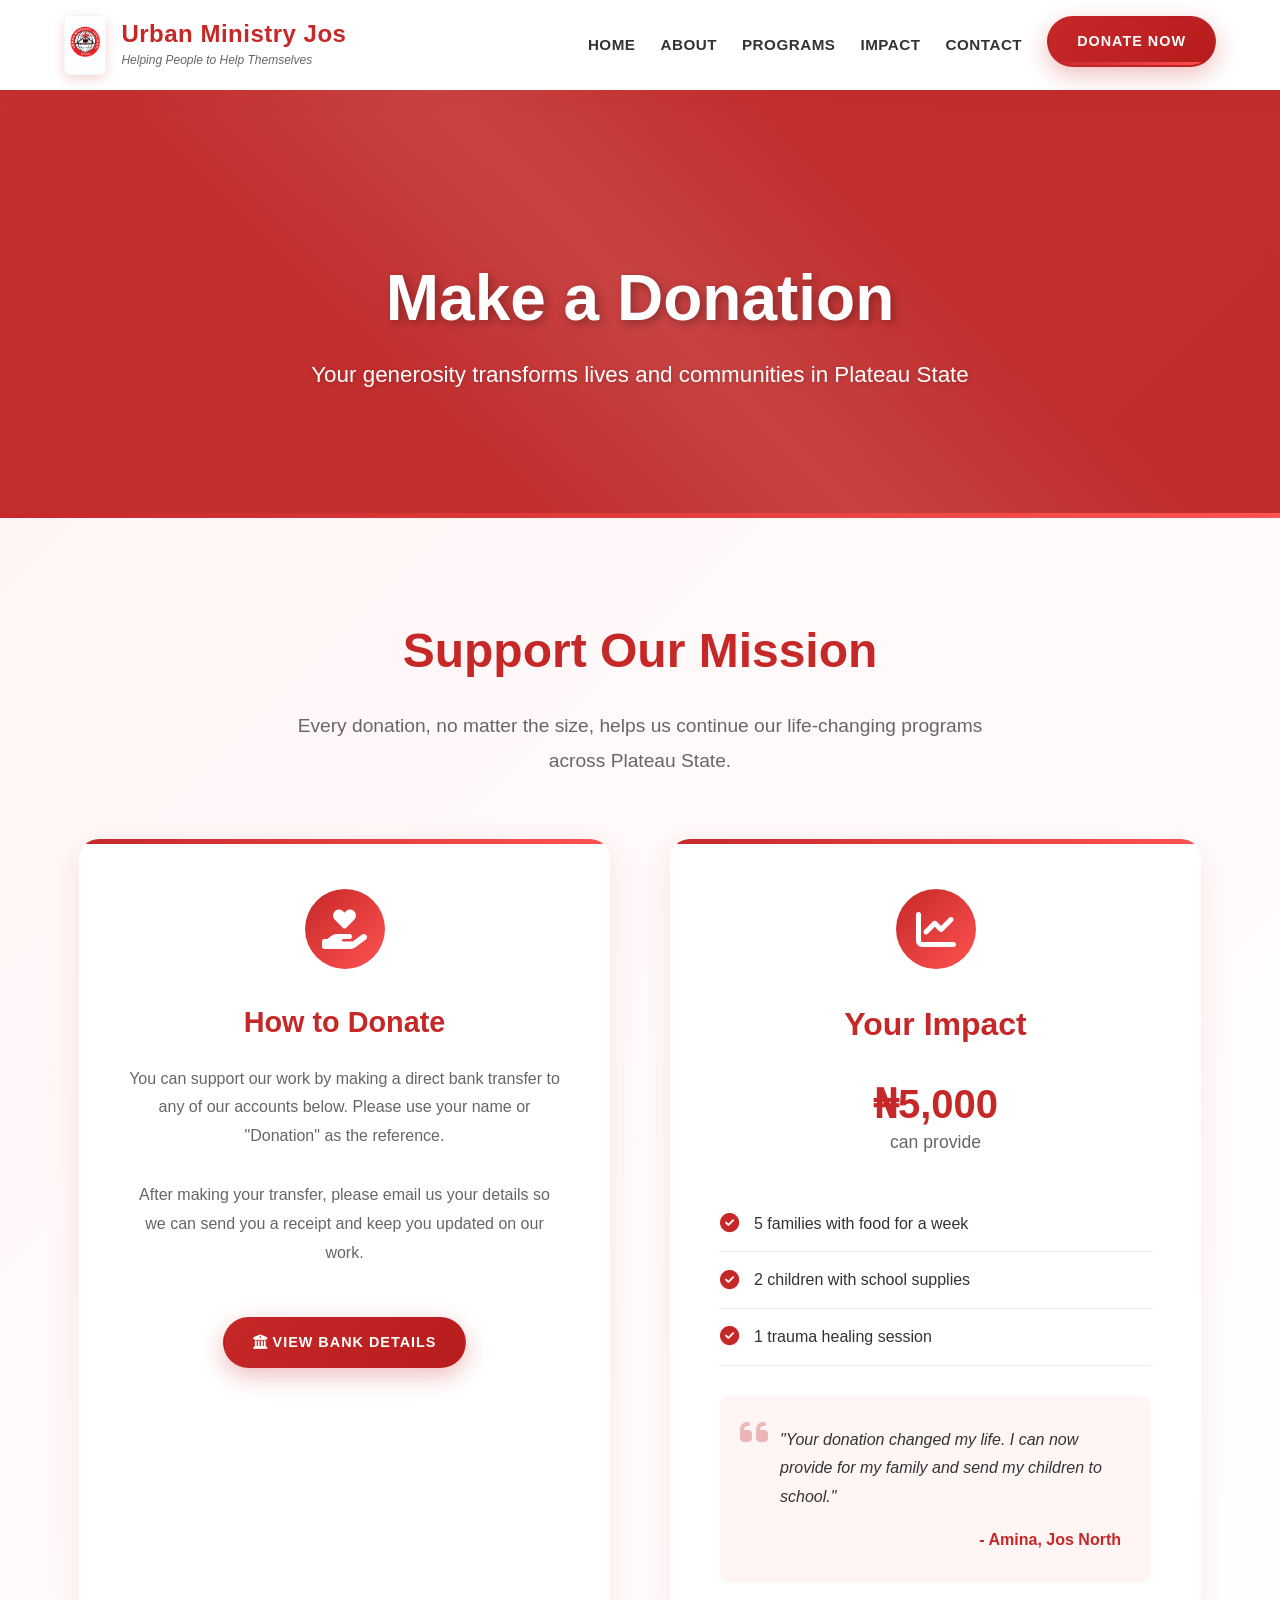
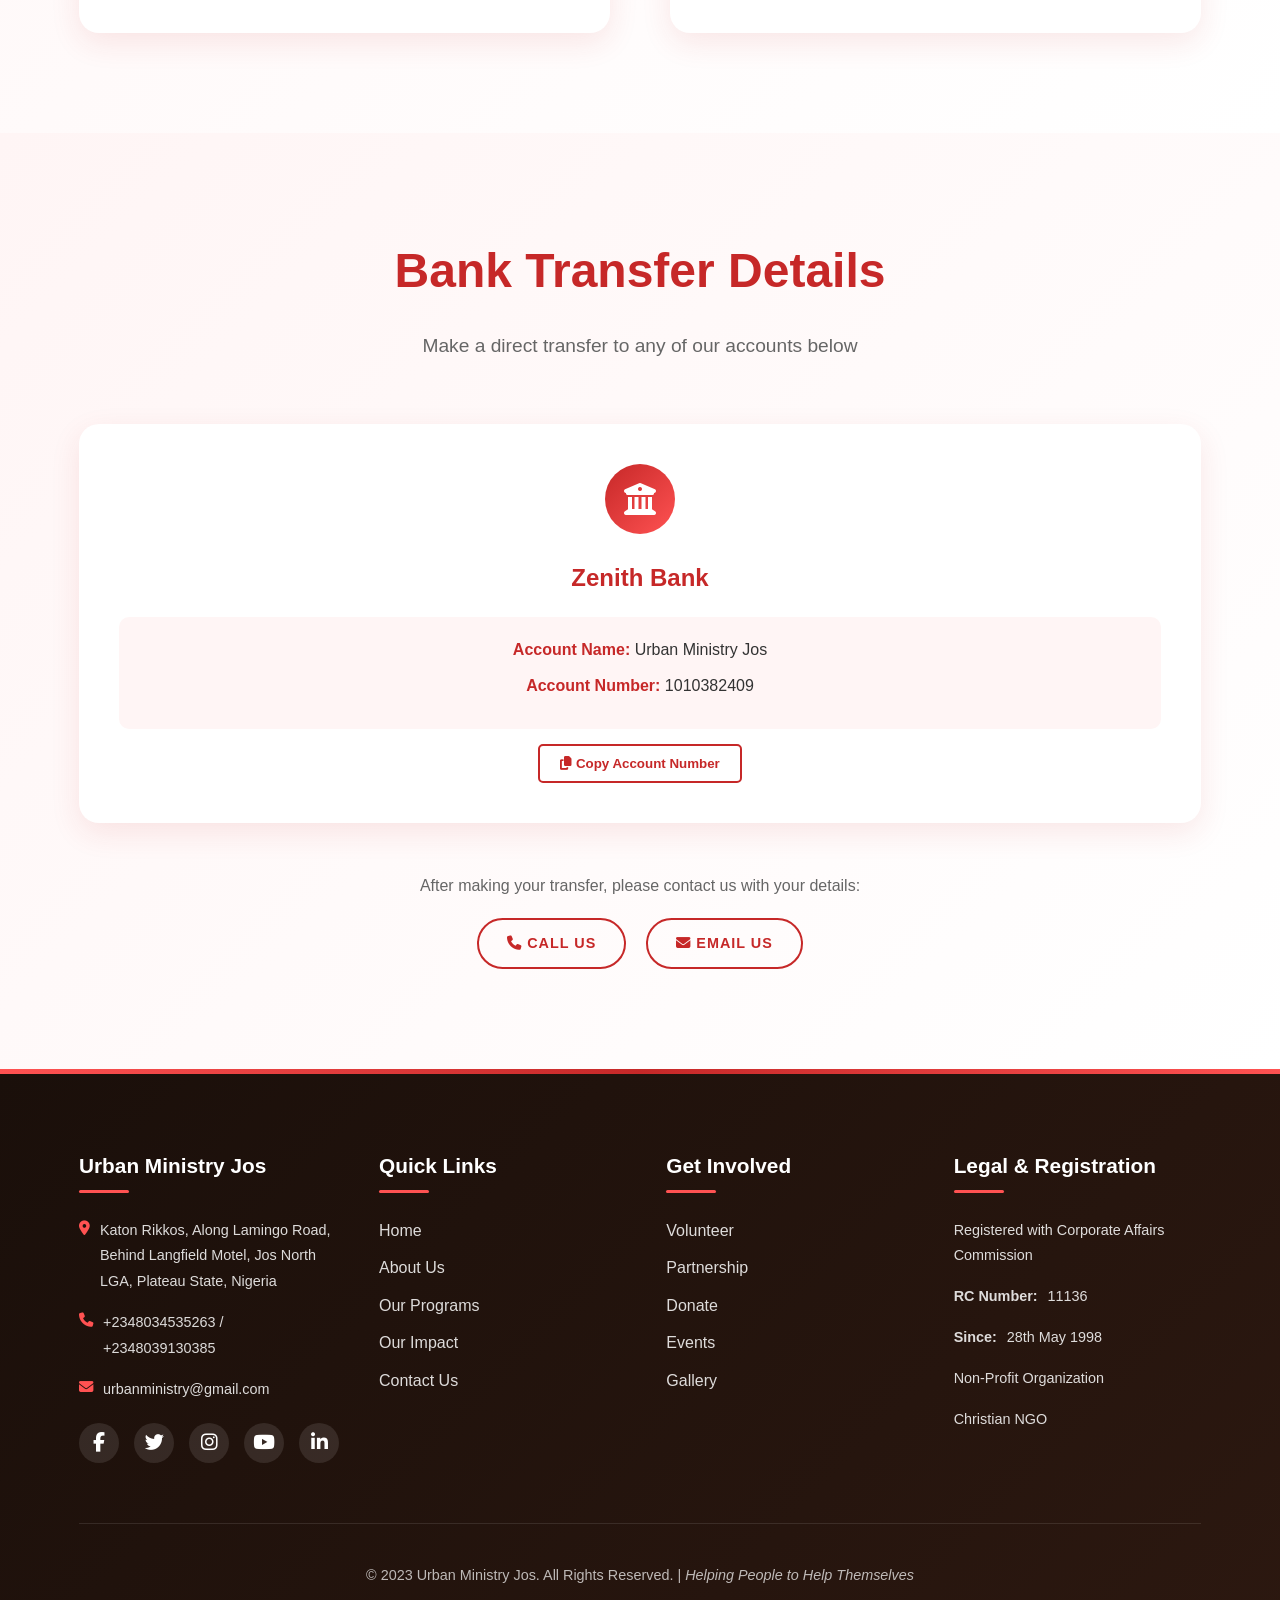
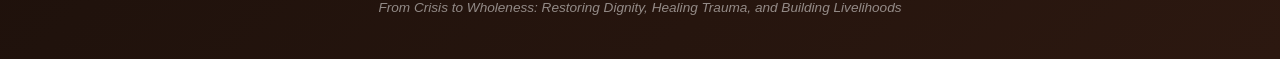
<file: donate.html>
<!DOCTYPE html>
<html lang="en">
<head>
    <meta charset="UTF-8">
    <meta name="viewport" content="width=device-width, initial-scale=1.0">
    <title>Donate - Urban Ministry Jos</title>
    <link rel="stylesheet" href="https://cdnjs.cloudflare.com/ajax/libs/font-awesome/6.4.0/css/all.min.css">
    <style>
        /* ===== RESET & BASE ===== */
        * {
            margin: 0;
            padding: 0;
            box-sizing: border-box;
        }

        :root {
            --primary: #c62828;
            --primary-dark: #b71c1c;
            --secondary: #ff5252;
            --light: #fff5f5;
            --dark: #333;
            --gray: #666;
            --white: #ffffff;
            --shadow: 0 10px 30px rgba(198, 40, 40, 0.1);
            --transition: all 0.4s cubic-bezier(0.4, 0, 0.2, 1);
        }

        body {
            font-family: 'Segoe UI', Tahoma, Geneva, Verdana, sans-serif;
            line-height: 1.6;
            color: var(--dark);
            background-color: var(--white);
            overflow-x: hidden;
        }

        .container {
            width: 90%;
            max-width: 1200px;
            margin: 0 auto;
            padding: 0 15px;
        }

        /* ===== SCROLL PROGRESS ===== */
        .scroll-progress {
            position: fixed;
            top: 0;
            left: 0;
            width: 0%;
            height: 4px;
            background: linear-gradient(90deg, var(--primary), var(--secondary));
            z-index: 1001;
            transition: width 0.3s ease;
        }

        /* ===== HEADER & NAVBAR ===== */
        header {
            background-color: var(--white);
            box-shadow: 0 2px 20px rgba(198, 40, 40, 0.1);
            position: fixed;
            width: 100%;
            top: 0;
            left: 0;
            z-index: 1000;
            transition: var(--transition);
        }

        .header-container {
            display: flex;
            justify-content: space-between;
            align-items: center;
            padding: 15px 0;
            min-height: 80px;
        }

        .logo {
            display: flex;
            align-items: center;
            gap: 15px;
            text-decoration: none;
            color: inherit;
            transition: transform 0.3s ease;
            flex-shrink: 0;
        }

        .logo:hover {
            transform: scale(1.02);
        }

        .logo-image {
            height: 60px;
            width: auto;
            border-radius: 8px;
            box-shadow: 0 4px 12px rgba(198, 40, 40, 0.2);
            transition: all 0.3s ease;
        }

        .logo-image:hover {
            transform: rotate(5deg) scale(1.1);
            box-shadow: 0 6px 20px rgba(198, 40, 40, 0.3);
        }

        .logo-text h1 {
            font-size: 1.5rem;
            color: var(--primary);
            margin: 0;
            line-height: 1.2;
            font-weight: 800;
            letter-spacing: 0.5px;
        }

        .logo-text p {
            font-size: 0.75rem;
            color: var(--gray);
            margin: 3px 0 0 0;
            font-style: italic;
            font-weight: 500;
        }

        nav ul {
            display: flex;
            list-style: none;
            gap: 25px;
            align-items: center;
            margin: 0;
            padding: 0;
        }

        nav ul li a {
            text-decoration: none;
            color: var(--dark);
            font-weight: 600;
            font-size: 0.95rem;
            padding: 8px 0;
            position: relative;
            transition: var(--transition);
            text-transform: uppercase;
            letter-spacing: 0.5px;
        }

        nav ul li a:hover {
            color: var(--primary);
            transform: translateY(-2px);
        }

        nav ul li a.active {
            color: var(--primary);
            font-weight: 700;
        }

        nav ul li a.active::after {
            content: '';
            position: absolute;
            bottom: 0;
            left: 0;
            width: 100%;
            height: 3px;
            background: linear-gradient(90deg, var(--primary), var(--secondary));
            border-radius: 2px;
        }

        /* ===== BUTTONS ===== */
        .btn {
            display: inline-block;
            padding: 12px 28px;
            border-radius: 50px;
            font-weight: 700;
            text-decoration: none;
            transition: all 0.4s ease;
            cursor: pointer;
            border: none;
            font-size: 0.9rem;
            text-align: center;
            font-family: inherit;
            letter-spacing: 1px;
            position: relative;
            overflow: hidden;
            text-transform: uppercase;
        }

        .btn::before {
            content: '';
            position: absolute;
            top: 50%;
            left: 50%;
            width: 0;
            height: 0;
            border-radius: 50%;
            background: rgba(255, 255, 255, 0.3);
            transform: translate(-50%, -50%);
            transition: width 0.6s, height 0.6s;
        }

        .btn:hover::before {
            width: 300px;
            height: 300px;
        }

        .btn-primary {
            background: linear-gradient(135deg, var(--primary), var(--primary-dark));
            color: #ffffff !important;
            box-shadow: 0 8px 25px rgba(198, 40, 40, 0.3);
            border: 2px solid transparent;
        }

        .btn-primary:hover {
            background: linear-gradient(135deg, var(--primary-dark), #8e0000);
            transform: translateY(-3px) scale(1.05);
            box-shadow: 0 15px 35px rgba(198, 40, 40, 0.4);
            color: #ffffff !important;
        }

        .btn-outline {
            background: transparent;
            border: 2px solid var(--primary);
            color: var(--primary);
        }

        .btn-outline:hover {
            background: var(--primary);
            color: var(--white);
            transform: translateY(-3px) scale(1.05);
        }

        /* ===== MOBILE MENU ===== */
        .mobile-menu {
            display: none;
            font-size: 1.4rem;
            cursor: pointer;
            color: var(--primary);
            background: none;
            border: none;
            padding: 8px 10px;
            margin-left: auto;
            transition: transform 0.3s ease;
            line-height: 1;
        }
        .mobile-menu:hover { transform: rotate(90deg); }

        /* ===== PAGE BANNER ===== */
        .page-banner {
            background: linear-gradient(135deg, 
                rgba(198, 40, 40, 0.95) 0%,
                rgba(183, 28, 28, 0.95) 100%),
                url('https://images.unsplash.com/photo-1532629345422-7515f3d16bb6?ixlib=rb-4.0.3&auto=format&fit=crop&w=1600&q=80');
            background-size: cover;
            background-position: center;
            background-attachment: fixed;
            color: var(--white);
            padding: 180px 0 120px;
            text-align: center;
            margin-top: 80px;
            position: relative;
            overflow: hidden;
            animation: gradient 8s ease infinite;
            background-size: 400% 400%;
        }

        .page-banner::before {
            content: '';
            position: absolute;
            top: 0;
            left: 0;
            right: 0;
            bottom: 0;
            background: linear-gradient(45deg, transparent 30%, rgba(255, 255, 255, 0.1) 50%, transparent 70%);
            animation: shimmer 3s infinite linear;
        }

        .page-banner h1 {
            font-size: 4rem;
            margin-bottom: 20px;
            text-shadow: 3px 3px 10px rgba(0, 0, 0, 0.3);
            position: relative;
            animation: fadeIn 1.2s ease forwards 0.3s;
            font-weight: 800;
            line-height: 1.2;
        }

        .page-banner p {
            font-size: 1.4rem;
            max-width: 800px;
            margin: 0 auto;
            opacity: 0.95;
            position: relative;
            animation: fadeIn 1.2s ease forwards 0.6s;
            text-shadow: 1px 1px 5px rgba(0, 0, 0, 0.2);
            line-height: 1.6;
        }

        /* ===== ANIMATIONS ===== */
        @keyframes fadeIn {
            from {
                opacity: 0;
                transform: translateY(30px);
            }
            to {
                opacity: 1;
                transform: translateY(0);
            }
        }

        @keyframes fadeInUp {
            from {
                opacity: 0;
                transform: translateY(50px);
            }
            to {
                opacity: 1;
                transform: translateY(0);
            }
        }

        @keyframes float {
            0%, 100% {
                transform: translateY(0);
            }
            50% {
                transform: translateY(-15px);
            }
        }

        @keyframes shimmer {
            0% {
                background-position: -1000px 0;
            }
            100% {
                background-position: 1000px 0;
            }
        }

        @keyframes gradient {
            0% {
                background-position: 0% 50%;
            }
            50% {
                background-position: 100% 50%;
            }
            100% {
                background-position: 0% 50%;
            }
        }

        @keyframes slideInLeft {
            from {
                opacity: 0;
                transform: translateX(-50px);
            }
            to {
                opacity: 1;
                transform: translateX(0);
            }
        }

        @keyframes slideInRight {
            from {
                opacity: 0;
                transform: translateX(50px);
            }
            to {
                opacity: 1;
                transform: translateX(0);
            }
        }

        /* ===== DONATION SECTION ===== */
        .donation-section {
            padding: 100px 0;
            background: linear-gradient(135deg, var(--light), #fff);
            position: relative;
        }

        .donation-section::before {
            content: '';
            position: absolute;
            top: 0;
            left: 0;
            right: 0;
            height: 5px;
            background: linear-gradient(90deg, var(--primary), var(--secondary), var(--primary));
            background-size: 200% 100%;
            animation: gradient 3s ease infinite;
        }

        .donation-header {
            text-align: center;
            margin-bottom: 60px;
            animation: fadeInUp 0.8s ease;
        }

        .donation-header h2 {
            font-size: 3rem;
            color: var(--primary);
            margin-bottom: 20px;
            font-weight: 800;
        }

        .donation-header p {
            color: var(--gray);
            font-size: 1.2rem;
            max-width: 700px;
            margin: 0 auto;
            line-height: 1.8;
        }

        /* ===== DONATION GRID ===== */
        .donation-grid {
            display: grid;
            grid-template-columns: 1fr 1fr;
            gap: 60px;
            margin-top: 60px;
        }

        /* ===== IMPACT CARD ===== */
        .impact-container {
            animation: slideInRight 1s ease;
        }

        .impact-card {
            background: var(--white);
            border-radius: 20px;
            padding: 50px;
            box-shadow: var(--shadow);
            transition: var(--transition);
            position: relative;
            overflow: hidden;
            height: 100%;
        }

        .impact-card::before {
            content: '';
            position: absolute;
            top: 0;
            left: 0;
            width: 100%;
            height: 5px;
            background: linear-gradient(90deg, var(--primary), var(--secondary));
        }

        .impact-card:hover {
            transform: translateY(-10px);
            box-shadow: 0 35px 70px rgba(198, 40, 40, 0.15);
        }

        .impact-icon {
            width: 80px;
            height: 80px;
            border-radius: 50%;
            background: linear-gradient(135deg, var(--primary), var(--secondary));
            display: flex;
            align-items: center;
            justify-content: center;
            margin: 0 auto 30px;
            color: var(--white);
            font-size: 2.5rem;
            animation: float 3s ease-in-out infinite;
        }

        .impact-card h3 {
            color: var(--primary);
            font-size: 2rem;
            margin-bottom: 30px;
            font-weight: 800;
            text-align: center;
        }

        .impact-stats {
            margin-bottom: 40px;
        }

        .impact-stat {
            text-align: center;
            margin-bottom: 30px;
        }

        .impact-stat .number {
            font-size: 2.5rem;
            font-weight: 800;
            color: var(--primary);
            display: block;
            line-height: 1.2;
        }

        .impact-stat .label {
            color: var(--gray);
            font-size: 1.1rem;
        }

        .impact-list {
            list-style: none;
            margin-bottom: 30px;
        }

        .impact-list li {
            padding: 15px 0;
            border-bottom: 1px solid rgba(198, 40, 40, 0.1);
            display: flex;
            align-items: center;
            gap: 15px;
            color: var(--dark);
        }

        .impact-list li i {
            color: var(--primary);
            font-size: 1.2rem;
        }

        .testimonial {
            background: var(--light);
            padding: 30px;
            border-radius: 10px;
            margin-top: 30px;
            position: relative;
        }

        .testimonial i {
            color: var(--primary);
            font-size: 2rem;
            opacity: 0.3;
            position: absolute;
            top: 20px;
            left: 20px;
        }

        .testimonial p {
            color: var(--dark);
            font-style: italic;
            line-height: 1.8;
            margin-bottom: 15px;
            padding-left: 30px;
        }

        .testimonial .author {
            color: var(--primary);
            font-weight: 700;
            text-align: right;
        }

        /* ===== DONATION INFO CARD ===== */
        .donation-info-container {
            animation: slideInLeft 1s ease;
        }

        .info-card {
            background: var(--white);
            border-radius: 20px;
            padding: 50px;
            box-shadow: var(--shadow);
            transition: var(--transition);
            position: relative;
            overflow: hidden;
            height: 100%;
            text-align: center;
        }

        .info-card::before {
            content: '';
            position: absolute;
            top: 0;
            left: 0;
            width: 100%;
            height: 5px;
            background: linear-gradient(90deg, var(--primary), var(--secondary));
        }

        .info-card:hover {
            transform: translateY(-10px);
            box-shadow: 0 35px 70px rgba(198, 40, 40, 0.15);
        }

        .info-icon {
            width: 80px;
            height: 80px;
            border-radius: 50%;
            background: linear-gradient(135deg, var(--primary), var(--secondary));
            display: flex;
            align-items: center;
            justify-content: center;
            margin: 0 auto 30px;
            color: var(--white);
            font-size: 2.5rem;
            animation: float 3s ease-in-out infinite;
        }

        .info-card h3 {
            color: var(--primary);
            font-size: 1.8rem;
            margin-bottom: 20px;
            font-weight: 800;
        }

        .info-card p {
            color: var(--gray);
            line-height: 1.8;
            margin-bottom: 30px;
        }

        .donate-bank-btn {
            display: inline-block;
            margin-top: 20px;
        }

        /* ===== BANK DETAILS SECTION ===== */
        .bank-section {
            padding: 100px 0;
            background: linear-gradient(135deg, var(--light), #fff);
        }

        .bank-grid {
            display: grid;
            grid-template-columns: repeat(auto-fit, minmax(300px, 1fr));
            gap: 40px;
            margin-top: 60px;
        }

        .bank-card {
            background: var(--white);
            border-radius: 20px;
            padding: 40px;
            box-shadow: var(--shadow);
            transition: var(--transition);
            text-align: center;
            animation: fadeInUp 0.8s ease;
        }

        .bank-card:hover {
            transform: translateY(-15px);
            box-shadow: 0 35px 70px rgba(198, 40, 40, 0.15);
        }

        .bank-icon {
            width: 70px;
            height: 70px;
            border-radius: 50%;
            background: linear-gradient(135deg, var(--primary), var(--secondary));
            display: flex;
            align-items: center;
            justify-content: center;
            margin: 0 auto 25px;
            color: var(--white);
            font-size: 2rem;
        }

        .bank-card h3 {
            color: var(--primary);
            font-size: 1.5rem;
            margin-bottom: 20px;
            font-weight: 700;
        }

        .bank-details {
            background: var(--light);
            padding: 20px;
            border-radius: 10px;
            margin-top: 20px;
        }

        .bank-details p {
            margin-bottom: 10px;
            color: var(--dark);
        }

        .bank-details strong {
            color: var(--primary);
        }

        .copy-btn {
            background: var(--white);
            border: 2px solid var(--primary);
            color: var(--primary);
            padding: 10px 20px;
            border-radius: 5px;
            margin-top: 15px;
            cursor: pointer;
            transition: var(--transition);
            font-weight: 600;
        }

        .copy-btn:hover {
            background: var(--primary);
            color: var(--white);
        }

        /* ===== TOAST NOTIFICATION ===== */
        .toast {
            position: fixed;
            bottom: 30px;
            right: 30px;
            background: var(--white);
            border-radius: 10px;
            padding: 15px 25px;
            box-shadow: 0 10px 30px rgba(0, 0, 0, 0.2);
            display: flex;
            align-items: center;
            gap: 15px;
            z-index: 2000;
            transform: translateX(400px);
            transition: transform 0.3s ease;
            border-left: 4px solid;
            max-width: 350px;
        }

        .toast.show {
            transform: translateX(0);
        }

        .toast.success {
            border-left-color: #4caf50;
        }

        .toast i {
            font-size: 1.5rem;
        }

        .toast.success i {
            color: #4caf50;
        }

        .toast-content {
            flex: 1;
        }

        .toast-title {
            font-weight: 700;
            margin-bottom: 5px;
        }

        .toast-message {
            color: var(--gray);
            font-size: 0.9rem;
        }

        /* ===== FOOTER ===== */
        footer {
            background: linear-gradient(135deg, #1a0f0a, #2c1810);
            color: var(--white);
            padding: 80px 0 40px;
            position: relative;
            overflow: hidden;
        }

        footer::before {
            content: '';
            position: absolute;
            top: 0;
            left: 0;
            right: 0;
            height: 5px;
            background: linear-gradient(90deg, var(--secondary), var(--primary), var(--secondary));
        }

        .footer-content {
            display: grid;
            grid-template-columns: repeat(4, 1fr);
            gap: 40px;
            margin-bottom: 60px;
        }

        .footer-column h3 {
            color: var(--white);
            font-size: 1.3rem;
            margin-bottom: 25px;
            position: relative;
            padding-bottom: 10px;
            font-weight: 700;
        }

        .footer-column h3::after {
            content: '';
            position: absolute;
            bottom: 0;
            left: 0;
            width: 50px;
            height: 3px;
            background: var(--secondary);
            border-radius: 2px;
        }

        .footer-column p {
            color: rgba(255, 255, 255, 0.85);
            margin-bottom: 15px;
            line-height: 1.8;
            font-size: 0.9rem;
            display: flex;
            align-items: flex-start;
            gap: 10px;
        }

        .footer-column p i {
            color: var(--secondary);
            margin-top: 3px;
        }

        .footer-column ul {
            list-style: none;
        }

        .footer-column ul li {
            margin-bottom: 12px;
        }

        .footer-column ul li a {
            color: rgba(255, 255, 255, 0.85);
            transition: var(--transition);
            text-decoration: none;
            display: flex;
            align-items: center;
            gap: 10px;
            font-weight: 500;
        }

        .footer-column ul li a:hover {
            color: var(--secondary);
            padding-left: 5px;
            transform: translateX(5px);
        }

        .social-links {
            display: flex;
            gap: 15px;
            margin-top: 20px;
        }

        .social-links a {
            width: 40px;
            height: 40px;
            background: rgba(255, 255, 255, 0.1);
            border-radius: 50%;
            display: flex;
            align-items: center;
            justify-content: center;
            color: var(--white);
            transition: var(--transition);
            text-decoration: none;
            font-size: 1.2rem;
        }

        .social-links a:hover {
            background: var(--secondary);
            transform: translateY(-5px) rotate(10deg);
            box-shadow: 0 10px 20px rgba(255, 82, 82, 0.3);
        }

        .copyright {
            text-align: center;
            padding-top: 40px;
            border-top: 1px solid rgba(255, 255, 255, 0.1);
            color: rgba(255, 255, 255, 0.7);
            font-size: 0.9rem;
        }

        .footer-motto {
            font-style: italic;
            margin-top: 10px;
            color: rgba(255, 255, 255, 0.5);
            font-size: 0.85rem;
        }

        /* ===== RESPONSIVE ===== */
        @media (max-width: 1200px) {
            .footer-content {
                grid-template-columns: repeat(2, 1fr);
                gap: 40px;
            }
        }

        @media (max-width: 992px) {
            .donation-grid {
                grid-template-columns: 1fr;
                gap: 40px;
            }
        }

        @media (max-width: 768px) {
            /* Hamburger - styled button top right */
            .mobile-menu {
                display: flex;
                align-items: center;
                justify-content: center;
                width: 40px;
                height: 40px;
                border-radius: 8px;
                background: var(--light);
                border: 1.5px solid rgba(198,40,40,0.2);
                color: var(--primary);
                font-size: 1.15rem;
                cursor: pointer;
                flex-shrink: 0;
                margin-left: auto;
                order: 3;
                transition: background 0.2s ease;
            }
            .mobile-menu:hover { background: rgba(198,40,40,0.12); transform: none; }

            /* Header tighter */
            .header-container { padding: 8px 0; min-height: 62px; }
            .logo-image { height: 38px; }
            .logo-text h1 { font-size: 1rem; }
            .logo-text p { font-size: 0.6rem; }

            /* Nav drawer */
            nav ul {
                position: fixed;
                top: 62px;
                left: -100%;
                width: 100%;
                height: calc(100vh - 62px);
                background: var(--white);
                flex-direction: column;
                align-items: center;
                justify-content: center;
                padding: 0;
                gap: 6px;
                transition: left 0.4s cubic-bezier(0.4,0,0.2,1);
                z-index: 999;
            }
            nav ul.active { left: 0; }

            nav ul li { width: 78%; display: flex; justify-content: center; }
            nav ul li a { display: block; width: 100%; text-align: center; padding: 13px 20px; border-radius: 12px; font-size: 0.95rem; color: var(--dark); }
            nav ul li a:hover, nav ul li a.active { background: var(--light); color: var(--primary); transform: none; }
            nav ul li a.active::after { display: none; }
            nav ul li a.btn-primary {
                background: linear-gradient(135deg, #c62828, #b71c1c) !important;
                color: white !important;
                border-radius: 50px !important;
                margin-top: 6px;
                box-shadow: 0 4px 15px rgba(198,40,40,0.3);
            }

            /* Page banner — matches header height */
            .page-banner {
                margin-top: 62px;
                padding: 100px 0 70px;
                background-attachment: scroll;
            }
            .page-banner h1 { font-size: 2rem; }
            .page-banner p { font-size: 1rem; }

            .donation-header h2 {
                font-size: 1.8rem;
            }
            
            .impact-card, .info-card {
                padding: 30px;
            }
            
            .footer-content {
                grid-template-columns: 1fr;
                text-align: center;
            }
            
            .footer-column h3::after {
                left: 50%;
                transform: translateX(-50%);
            }
            
            .footer-column p {
                justify-content: center;
            }
            
            .footer-column ul li a {
                justify-content: center;
            }
            
            .social-links {
                justify-content: center;
            }
            
            .toast {
                bottom: 20px;
                right: 20px;
                left: 20px;
                transform: translateY(100px);
            }
            
            .toast.show {
                transform: translateY(0);
            }
        }

        @media (max-width: 576px) {
            .page-banner {
                padding: 80px 0 50px;
            }
            
            .page-banner h1 {
                font-size: 1.8rem;
            }
            
            .donation-header h2 {
                font-size: 1.5rem;
            }
            
            .impact-card h3, .info-card h3 {
                font-size: 1.3rem;
            }
        }
    </style>
</head>
<body>
    <!-- Scroll Progress Bar -->
    <div class="scroll-progress"></div>

    <!-- Header -->
    <header>
        <div class="container header-container">
            <a href="index.html" class="logo">
                <img src="Logo's/Urban Ministry.jpeg" alt="Urban Ministry Logo" class="logo-image">
                <div class="logo-text">
                    <h1>Urban Ministry Jos</h1>
                    <p>Helping People to Help Themselves</p>
                </div>
            </a>
            <button class="mobile-menu"><i class="fas fa-bars"></i></button>
            <nav>
                <ul>
                    <li><a href="index.html">Home</a></li>
                    <li><a href="about.html">About</a></li>
                    <li><a href="programs.html">Programs</a></li>
                    <li><a href="impact.html">Impact</a></li>
                    <li><a href="contact.html">Contact</a></li>
                    <li><a href="donate.html" class="active btn btn-primary">Donate Now</a></li>
                </ul>
            </nav>
        </div>
    </header>

    <!-- Page Banner -->
    <section class="page-banner">
        <div class="container">
            <h1>Make a Donation</h1>
            <p>Your generosity transforms lives and communities in Plateau State</p>
        </div>
    </section>

    <!-- Donation Section -->
    <section class="donation-section">
        <div class="container">
            <div class="donation-header">
                <h2>Support Our Mission</h2>
                <p>Every donation, no matter the size, helps us continue our life-changing programs across Plateau State.</p>
            </div>

            <div class="donation-grid">
                <!-- Donation Info Card -->
                <div class="donation-info-container">
                    <div class="info-card">
                        <div class="info-icon">
                            <i class="fas fa-hand-holding-heart"></i>
                        </div>
                        <h3>How to Donate</h3>
                        <p>You can support our work by making a direct bank transfer to any of our accounts below. Please use your name or "Donation" as the reference.</p>
                        <p>After making your transfer, please email us your details so we can send you a receipt and keep you updated on our work.</p>
                        <a href="#bankDetails" class="btn btn-primary donate-bank-btn">
                            <i class="fas fa-university"></i> View Bank Details
                        </a>
                    </div>
                </div>

                <!-- Impact Card -->
                <div class="impact-container">
                    <div class="impact-card">
                        <div class="impact-icon">
                            <i class="fas fa-chart-line"></i>
                        </div>
                        <h3>Your Impact</h3>
                        
                        <div class="impact-stats">
                            <div class="impact-stat">
                                <span class="number">₦5,000</span>
                                <span class="label">can provide</span>
                            </div>
                        </div>

                        <ul class="impact-list">
                            <li><i class="fas fa-check-circle"></i> 5 families with food for a week</li>
                            <li><i class="fas fa-check-circle"></i> 2 children with school supplies</li>
                            <li><i class="fas fa-check-circle"></i> 1 trauma healing session</li>
                        </ul>

                        <div class="testimonial">
                            <i class="fas fa-quote-left"></i>
                            <p>"Your donation changed my life. I can now provide for my family and send my children to school."</p>
                            <div class="author">- Amina, Jos North</div>
                        </div>
                    </div>
                </div>
            </div>
        </div>
    </section>

    <!-- Bank Transfer Details -->
    <section class="bank-section" id="bankDetails">
        <div class="container">
            <div class="donation-header">
                <h2>Bank Transfer Details</h2>
                <p>Make a direct transfer to any of our accounts below</p>
            </div>
            <div class="bank-grid">
                <div class="bank-card">
                    <div class="bank-icon">
                        <i class="fas fa-university"></i>
                    </div>
                    <h3>Zenith Bank</h3>
                    <div class="bank-details">
                        <p><strong>Account Name:</strong> Urban Ministry Jos</p>
                        <p><strong>Account Number:</strong> 1010382409</p>
                    </div>
                    <button class="copy-btn" onclick="copyToClipboard('1010382409')">
                        <i class="fas fa-copy"></i> Copy Account Number
                    </button>
                </div>
            </div>

            <div style="text-align: center; margin-top: 50px;">
                <p style="color: var(--gray); margin-bottom: 20px;">After making your transfer, please contact us with your details:</p>
                <div style="display: flex; justify-content: center; gap: 20px; flex-wrap: wrap;">
                    <a href="tel:+2348034535263" class="btn btn-outline">
                        <i class="fas fa-phone"></i> Call Us
                    </a>
                    <a href="mailto:urbanministry@gmail.com" class="btn btn-outline">
                        <i class="fas fa-envelope"></i> Email Us
                    </a>
                </div>
            </div>
        </div>
    </section>

    <!-- Footer -->
    <footer>
        <div class="container">
            <div class="footer-content">
                <div class="footer-column">
                    <h3>Urban Ministry Jos</h3>
                    <p><i class="fas fa-map-marker-alt"></i> Katon Rikkos, Along Lamingo Road, Behind Langfield Motel, Jos North LGA, Plateau State, Nigeria</p>
                    <p><i class="fas fa-phone"></i> +2348034535263 / +2348039130385</p>
                    <p><i class="fas fa-envelope"></i> urbanministry@gmail.com</p>
                    <div class="social-links">
                        <a href="#"><i class="fab fa-facebook-f"></i></a>
                        <a href="#"><i class="fab fa-twitter"></i></a>
                        <a href="#"><i class="fab fa-instagram"></i></a>
                        <a href="#"><i class="fab fa-youtube"></i></a>
                        <a href="#"><i class="fab fa-linkedin-in"></i></a>
                    </div>
                </div>
                <div class="footer-column">
                    <h3>Quick Links</h3>
                    <ul>
                        <li><a href="index.html">Home</a></li>
                        <li><a href="about.html">About Us</a></li>
                        <li><a href="programs.html">Our Programs</a></li>
                        <li><a href="impact.html">Our Impact</a></li>
                        <li><a href="contact.html">Contact Us</a></li>
                    </ul>
                </div>
                <div class="footer-column">
                    <h3>Get Involved</h3>
                    <ul>
                        <li><a href="volunteer.html">Volunteer</a></li>
                        <li><a href="partners.html">Partnership</a></li>
                        <li><a href="donate.html">Donate</a></li>
                        <li><a href="events.html">Events</a></li>
                        <li><a href="gallery.html">Gallery</a></li>
                    </ul>
                </div>
                <div class="footer-column">
                    <h3>Legal & Registration</h3>
                    <p>Registered with Corporate Affairs Commission</p>
                    <p><strong>RC Number:</strong> 11136</p>
                    <p><strong>Since:</strong> 28th May 1998</p>
                    <p>Non-Profit Organization</p>
                    <p>Christian NGO</p>
                </div>
            </div>
            <div class="copyright">
                <p>&copy; 2023 Urban Ministry Jos. All Rights Reserved. | <em>Helping People to Help Themselves</em></p>
                <p class="footer-motto">From Crisis to Wholeness: Restoring Dignity, Healing Trauma, and Building Livelihoods</p>
            </div>
        </div>
    </footer>

    <!-- Toast Notification -->
    <div class="toast" id="toast">
        <i class="fas"></i>
        <div class="toast-content">
            <div class="toast-title"></div>
            <div class="toast-message"></div>
        </div>
    </div>

    <script>
        // Mobile Menu Toggle
        const mobileMenu = document.querySelector('.mobile-menu');
        const navMenu = document.querySelector('nav ul');
        
        mobileMenu.addEventListener('click', function() {
            navMenu.classList.toggle('active');
            const icon = this.querySelector('i');
            icon.classList.toggle('fa-bars');
            icon.classList.toggle('fa-times');
        });

        // Close mobile menu when clicking links
        document.querySelectorAll('nav ul li a').forEach(link => {
            link.addEventListener('click', function() {
                navMenu.classList.remove('active');
                const icon = mobileMenu.querySelector('i');
                if (icon) {
                    icon.classList.remove('fa-times');
                    icon.classList.add('fa-bars');
                }
            });
        });

        // Scroll Progress Bar
        window.addEventListener('scroll', function() {
            const scrollProgress = document.querySelector('.scroll-progress');
            const windowHeight = document.documentElement.scrollHeight - document.documentElement.clientHeight;
            const scrolled = (window.scrollY / windowHeight) * 100;
            scrollProgress.style.width = scrolled + '%';

            // Header scroll effect
            const header = document.querySelector('header');
            if(window.scrollY > 100) {
                header.style.boxShadow = '0 5px 30px rgba(198, 40, 40, 0.15)';
                header.style.background = 'rgba(255, 255, 255, 0.98)';
            } else {
                header.style.boxShadow = '0 2px 20px rgba(198, 40, 40, 0.1)';
                header.style.background = 'white';
            }
        });

        // Toast Notification Function
        function showToast(message) {
            const toast = document.getElementById('toast');
            const icon = toast.querySelector('i');
            const titleEl = toast.querySelector('.toast-title');
            const messageEl = toast.querySelector('.toast-message');
            
            toast.classList.remove('success', 'show');
            
            icon.className = 'fas fa-check-circle';
            toast.classList.add('success');
            titleEl.textContent = 'Copied!';
            messageEl.textContent = message;
            toast.classList.add('show');
            
            setTimeout(() => {
                toast.classList.remove('show');
            }, 3000);
        }

        // Copy to Clipboard
        function copyToClipboard(text) {
            navigator.clipboard.writeText(text).then(function() {
                showToast('Account number ' + text + ' copied to clipboard!');
            });
        }

        // Smooth scroll for anchor links
        document.querySelectorAll('a[href^="#"]').forEach(anchor => {
            anchor.addEventListener('click', function(e) {
                e.preventDefault();
                const targetId = this.getAttribute('href');
                if(targetId === '#') return;
                const targetElement = document.querySelector(targetId);
                if(targetElement) {
                    window.scrollTo({
                        top: targetElement.offsetTop - 80,
                        behavior: 'smooth'
                    });
                }
            });
        });

        // Intersection Observer for animations
        const observer = new IntersectionObserver((entries) => {
            entries.forEach(entry => {
                if (entry.isIntersecting) {
                    entry.target.style.opacity = '1';
                    entry.target.style.transform = 'translateY(0)';
                }
            });
        }, { threshold: 0.3 });

        // Observe animated elements
        document.querySelectorAll('.info-card, .impact-card, .bank-card').forEach(el => {
            el.style.opacity = '0';
            el.style.transform = 'translateY(50px)';
            el.style.transition = 'all 0.8s ease';
            observer.observe(el);
        });
    </script>
</body>
</html>
</file>
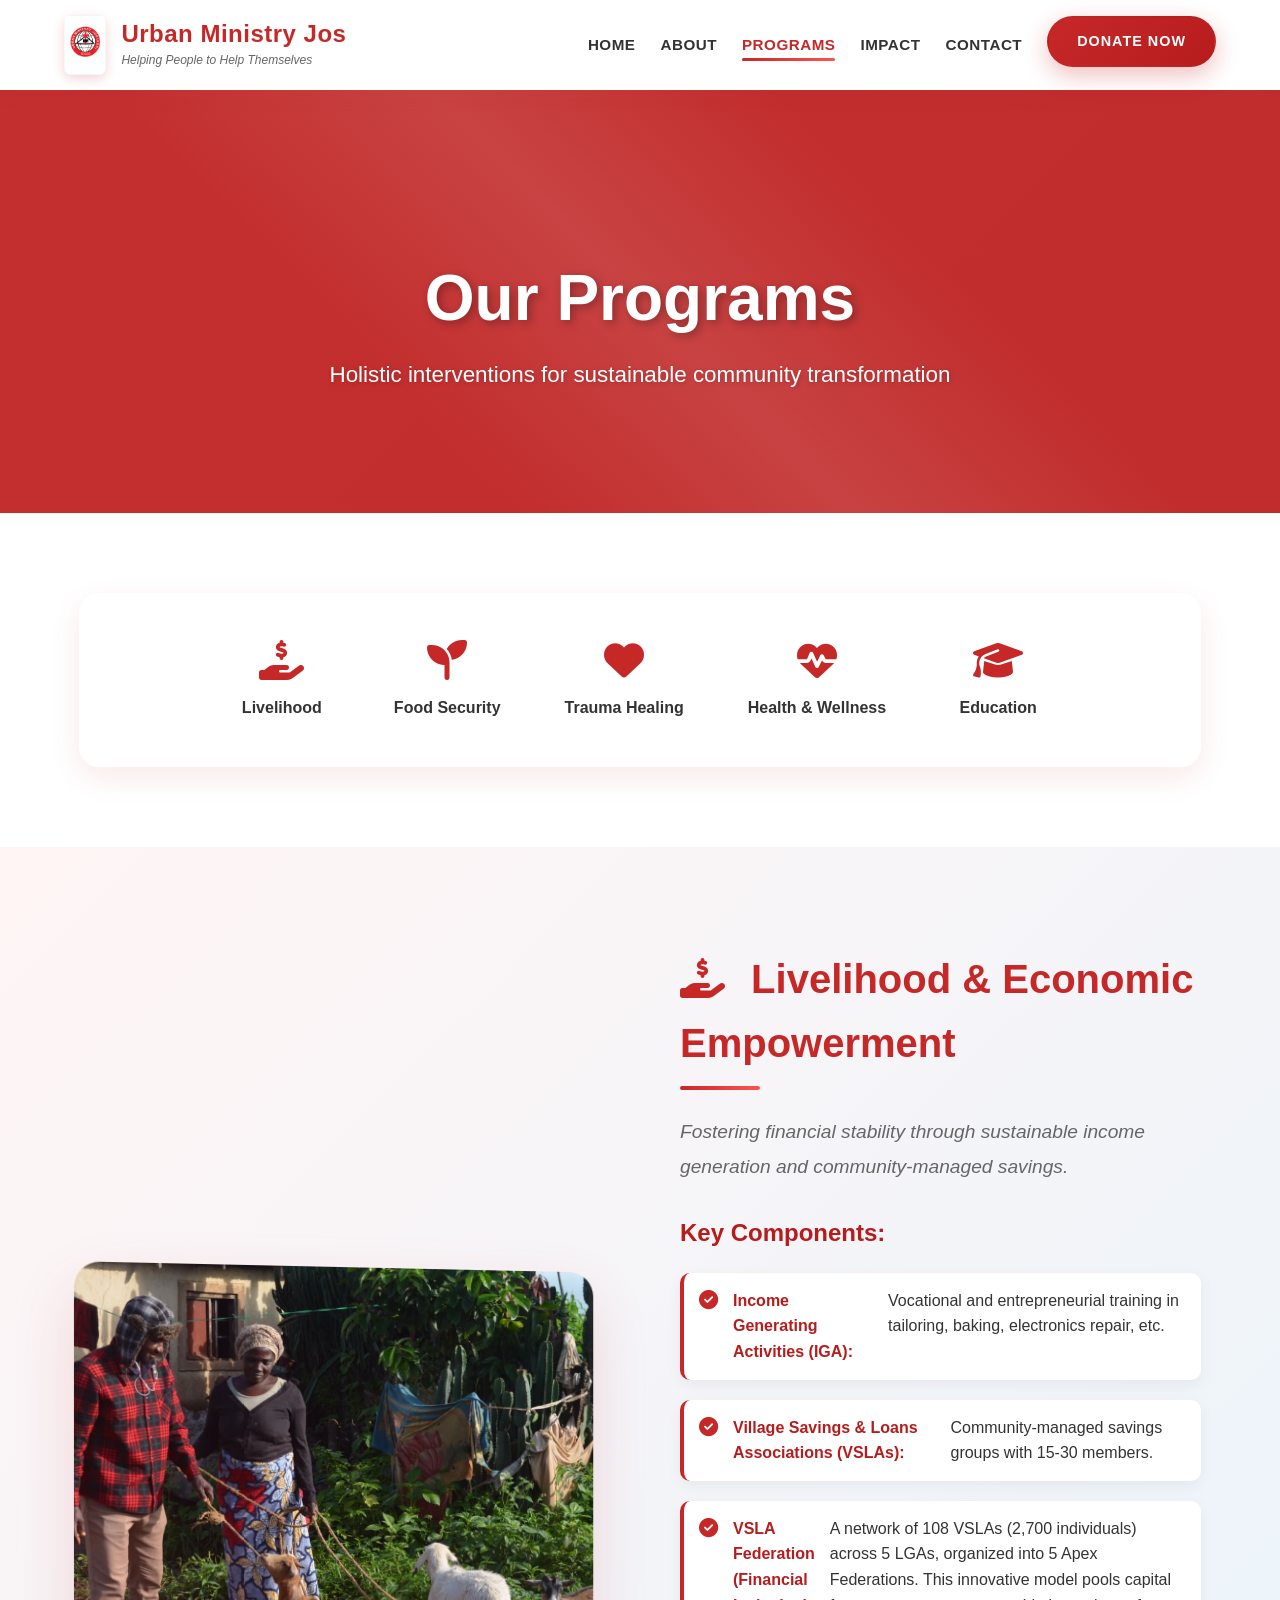
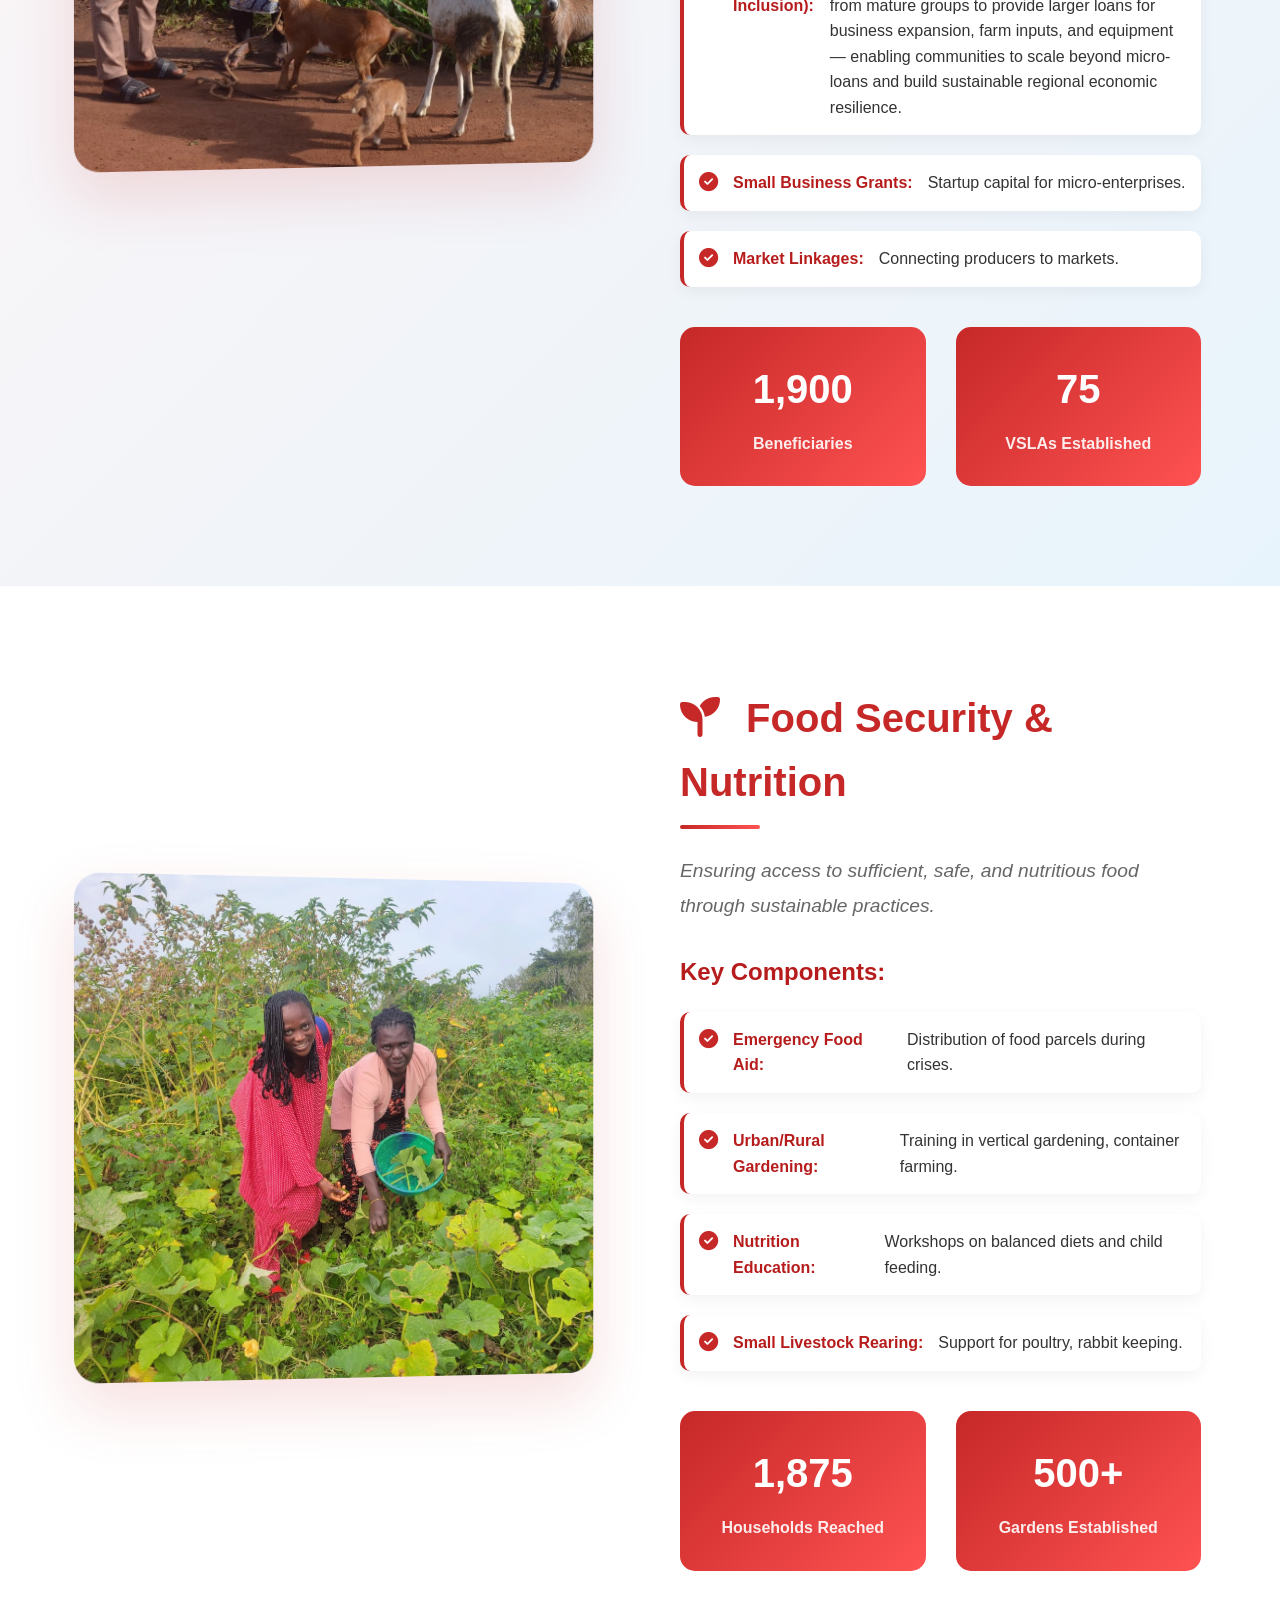
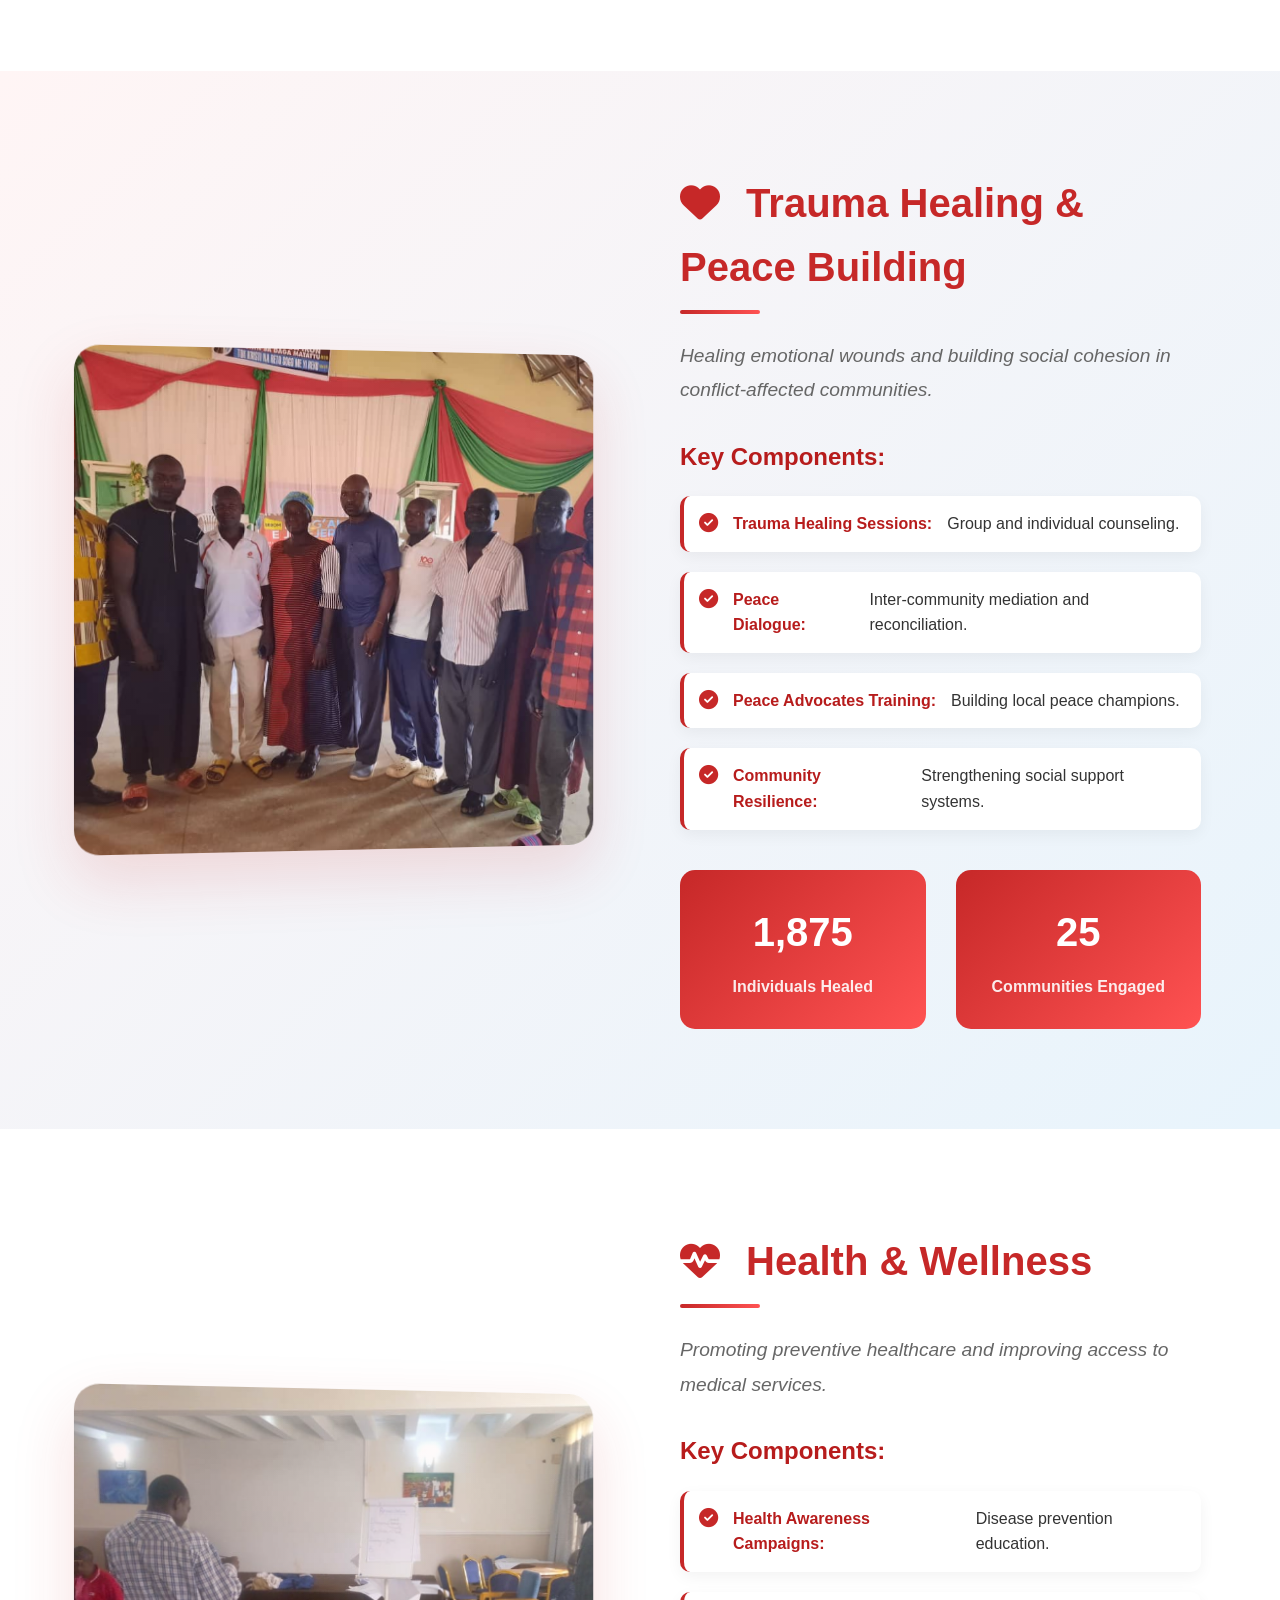
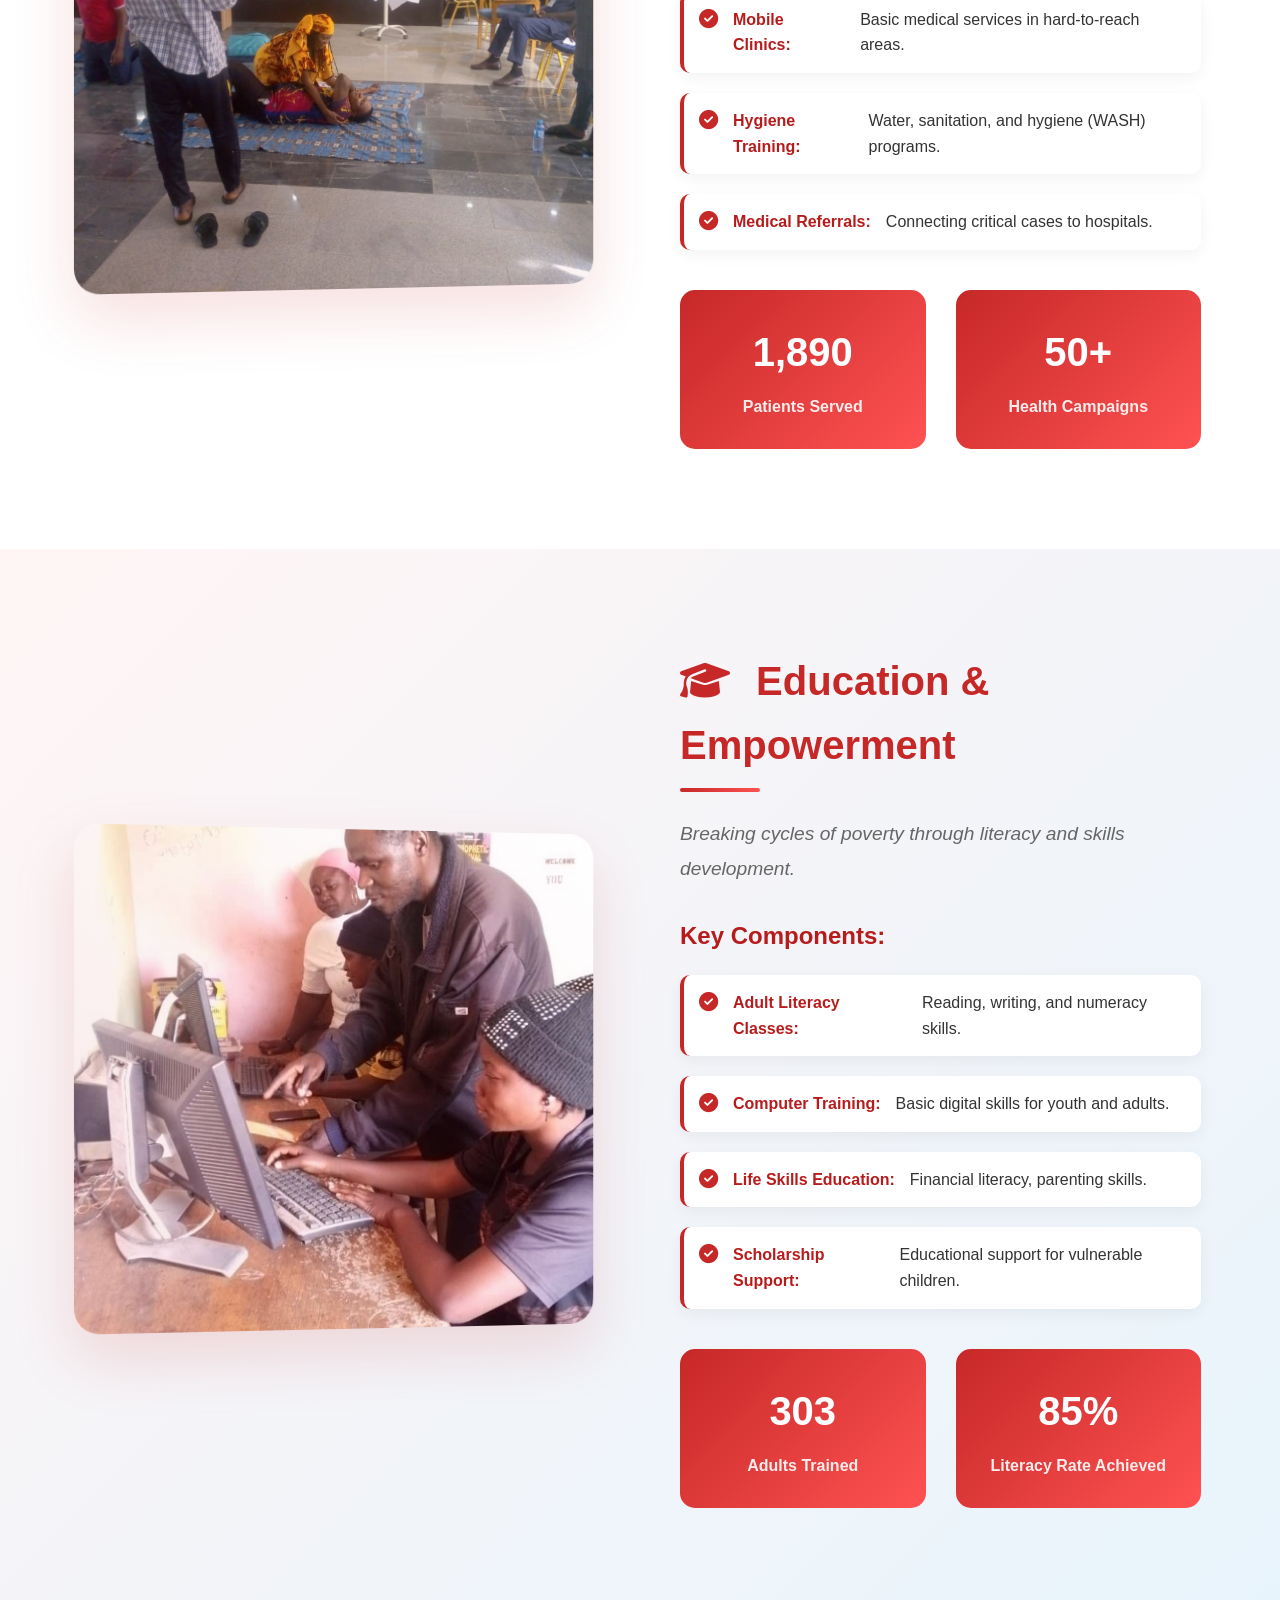
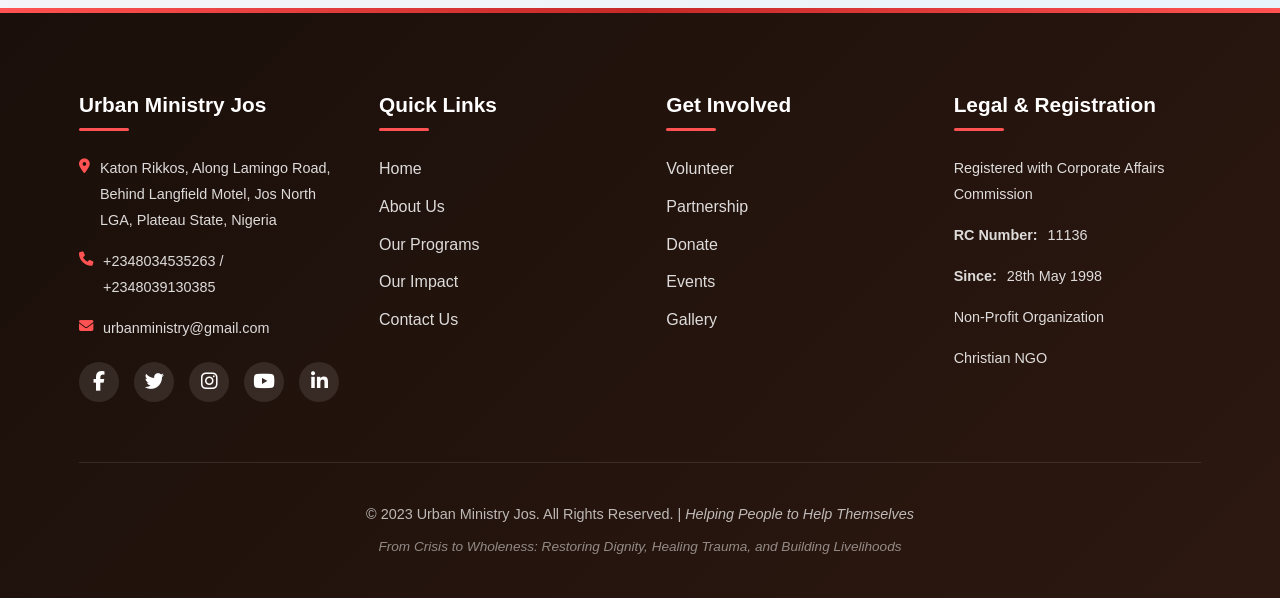
<file: programs.html>
<!DOCTYPE html>
<html lang="en">
<head>
    <meta charset="UTF-8">
    <meta name="viewport" content="width=device-width, initial-scale=1.0">
    <title>Our Programs - Urban Ministry Jos</title>
    <link rel="stylesheet" href="https://cdnjs.cloudflare.com/ajax/libs/font-awesome/6.4.0/css/all.min.css">
    <style>
        /* ===== RESET & BASE ===== */
        * {
            margin: 0;
            padding: 0;
            box-sizing: border-box;
        }

        :root {
            --primary: #c62828;
            --primary-dark: #b71c1c;
            --secondary: #ff5252;
            --light: #fff5f5;
            --dark: #333;
            --gray: #666;
            --white: #ffffff;
            --shadow: 0 10px 30px rgba(198, 40, 40, 0.1);
            --transition: all 0.4s cubic-bezier(0.4, 0, 0.2, 1);
        }

        body {
            font-family: 'Segoe UI', Tahoma, Geneva, Verdana, sans-serif;
            line-height: 1.6;
            color: var(--dark);
            background-color: var(--white);
            overflow-x: hidden;
        }

        .container {
            width: 90%;
            max-width: 1200px;
            margin: 0 auto;
            padding: 0 15px;
        }

        /* ===== HEADER & NAVBAR ===== */
        header {
            background-color: var(--white);
            box-shadow: 0 2px 20px rgba(198, 40, 40, 0.1);
            position: fixed;
            width: 100%;
            top: 0;
            left: 0;
            z-index: 1000;
            transition: var(--transition);
        }

        .header-container {
            display: flex;
            justify-content: space-between;
            align-items: center;
            padding: 15px 0;
            min-height: 80px;
        }

        .logo {
            display: flex;
            align-items: center;
            gap: 15px;
            text-decoration: none;
            color: inherit;
            transition: transform 0.3s ease;
            flex-shrink: 0;
        }

        .logo:hover {
            transform: scale(1.02);
        }

        .logo-image {
            height: 60px;
            width: auto;
            border-radius: 8px;
            box-shadow: 0 4px 12px rgba(198, 40, 40, 0.2);
            transition: all 0.3s ease;
        }

        .logo-image:hover {
            transform: rotate(5deg) scale(1.1);
            box-shadow: 0 6px 20px rgba(198, 40, 40, 0.3);
        }

        .logo-text h1 {
            font-size: 1.5rem;
            color: var(--primary);
            margin: 0;
            line-height: 1.2;
            font-weight: 800;
            letter-spacing: 0.5px;
        }

        .logo-text p {
            font-size: 0.75rem;
            color: var(--gray);
            margin: 3px 0 0 0;
            font-style: italic;
            font-weight: 500;
        }

        nav ul {
            display: flex;
            list-style: none;
            gap: 25px;
            align-items: center;
            margin: 0;
            padding: 0;
        }

        nav ul li a {
            text-decoration: none;
            color: var(--dark);
            font-weight: 600;
            font-size: 0.95rem;
            padding: 8px 0;
            position: relative;
            transition: var(--transition);
            text-transform: uppercase;
            letter-spacing: 0.5px;
        }

        nav ul li a:hover {
            color: var(--primary);
            transform: translateY(-2px);
        }

        nav ul li a.active {
            color: var(--primary);
            font-weight: 700;
        }

        nav ul li a.active::after {
            content: '';
            position: absolute;
            bottom: 0;
            left: 0;
            width: 100%;
            height: 3px;
            background: linear-gradient(90deg, var(--primary), var(--secondary));
            border-radius: 2px;
        }

        /* ===== BUTTONS ===== */
        .btn {
            display: inline-block;
            padding: 12px 28px;
            border-radius: 50px;
            font-weight: 700;
            text-decoration: none;
            transition: all 0.4s ease;
            cursor: pointer;
            border: none;
            font-size: 0.9rem;
            text-align: center;
            font-family: inherit;
            letter-spacing: 1px;
            position: relative;
            overflow: hidden;
            text-transform: uppercase;
        }

        .btn::before {
            content: '';
            position: absolute;
            top: 50%;
            left: 50%;
            width: 0;
            height: 0;
            border-radius: 50%;
            background: rgba(255, 255, 255, 0.3);
            transform: translate(-50%, -50%);
            transition: width 0.6s, height 0.6s;
        }

        .btn:hover::before {
            width: 300px;
            height: 300px;
        }

        .btn-primary {
            background: linear-gradient(135deg, var(--primary), var(--primary-dark));
            color: var(--white);
            box-shadow: 0 8px 25px rgba(198, 40, 40, 0.3);
            border: 2px solid transparent;
        }

        .btn-primary:hover {
            background: linear-gradient(135deg, var(--primary-dark), #8e0000);
            transform: translateY(-3px) scale(1.05);
            box-shadow: 0 15px 35px rgba(198, 40, 40, 0.4);
        }

        /* ===== MOBILE MENU - IMPROVED ===== */
        .mobile-menu {
            display: none;
            font-size: 1.4rem;
            cursor: pointer;
            color: var(--primary);
            background: none;
            border: none;
            padding: 8px 10px;
            margin-left: auto;
            transition: transform 0.3s ease;
            line-height: 1;
        }
        .mobile-menu:hover { transform: rotate(90deg); }

        /* ===== PAGE BANNER ===== */
        .page-banner {
            background: linear-gradient(135deg, 
                rgba(198, 40, 40, 0.95) 0%,
                rgba(183, 28, 28, 0.95) 100%),
                url('https://images.unsplash.com/photo-1513475382585-d06e58bcb0e0?ixlib=rb-4.0.3&auto=format&fit=crop&w=1600&q=80');
            background-size: cover;
            background-position: center;
            background-attachment: fixed;
            color: var(--white);
            padding: 180px 0 120px;
            text-align: center;
            margin-top: 80px;
            position: relative;
            overflow: hidden;
            animation: gradient 8s ease infinite;
            background-size: 400% 400%;
        }

        .page-banner::before {
            content: '';
            position: absolute;
            top: 0;
            left: 0;
            right: 0;
            bottom: 0;
            background: linear-gradient(45deg, transparent 30%, rgba(255, 255, 255, 0.1) 50%, transparent 70%);
            animation: shimmer 3s infinite linear;
        }

        .page-banner h1 {
            font-size: 4rem;
            margin-bottom: 20px;
            text-shadow: 3px 3px 10px rgba(0, 0, 0, 0.3);
            position: relative;
            animation: fadeIn 1.2s ease forwards 0.3s;
            font-weight: 800;
            line-height: 1.2;
        }

        .page-banner p {
            font-size: 1.4rem;
            max-width: 800px;
            margin: 0 auto;
            opacity: 0.95;
            position: relative;
            animation: fadeIn 1.2s ease forwards 0.6s;
            text-shadow: 1px 1px 5px rgba(0, 0, 0, 0.2);
            line-height: 1.6;
        }

        /* ===== ANIMATIONS ===== */
        @keyframes fadeIn {
            from {
                opacity: 0;
                transform: translateY(30px);
            }
            to {
                opacity: 1;
                transform: translateY(0);
            }
        }

        @keyframes fadeInUp {
            from {
                opacity: 0;
                transform: translateY(50px);
            }
            to {
                opacity: 1;
                transform: translateY(0);
            }
        }

        @keyframes float {
            0%, 100% {
                transform: translateY(0);
            }
            50% {
                transform: translateY(-15px);
            }
        }

        @keyframes shimmer {
            0% {
                background-position: -1000px 0;
            }
            100% {
                background-position: 1000px 0;
            }
        }

        @keyframes gradient {
            0% {
                background-position: 0% 50%;
            }
            50% {
                background-position: 100% 50%;
            }
            100% {
                background-position: 0% 50%;
            }
        }

        @keyframes pulse {
            0% {
                transform: scale(1);
                box-shadow: 0 5px 15px rgba(198, 40, 40, 0.2);
            }
            50% {
                transform: scale(1.05);
                box-shadow: 0 10px 25px rgba(198, 40, 40, 0.3);
            }
            100% {
                transform: scale(1);
                box-shadow: 0 5px 15px rgba(198, 40, 40, 0.2);
            }
        }

        @keyframes slideInLeft {
            from {
                opacity: 0;
                transform: translateX(-50px);
            }
            to {
                opacity: 1;
                transform: translateX(0);
            }
        }

        @keyframes slideInRight {
            from {
                opacity: 0;
                transform: translateX(50px);
            }
            to {
                opacity: 1;
                transform: translateX(0);
            }
        }

        @keyframes glow {
            0%, 100% {
                box-shadow: 0 0 5px var(--primary);
            }
            50% {
                box-shadow: 0 0 20px var(--primary), 0 0 30px var(--secondary);
            }
        }

        /* ===== PROGRAMS NAVIGATION ===== */
        .programs-nav {
            display: flex;
            justify-content: center;
            gap: 20px;
            margin: 40px 0;
            flex-wrap: wrap;
            position: sticky;
            top: 100px;
            z-index: 99;
            background: var(--white);
            padding: 20px;
            border-radius: 20px;
            box-shadow: var(--shadow);
            animation: fadeInUp 0.8s ease;
        }

        .program-nav-btn {
            display: flex;
            flex-direction: column;
            align-items: center;
            justify-content: center;
            padding: 25px 20px;
            background: var(--white);
            border-radius: 15px;
            text-decoration: none;
            color: var(--dark);
            transition: var(--transition);
            min-width: 140px;
            border: 2px solid transparent;
            position: relative;
            overflow: hidden;
        }

        .program-nav-btn::before {
            content: '';
            position: absolute;
            top: 0;
            left: -100%;
            width: 100%;
            height: 100%;
            background: linear-gradient(90deg, transparent, rgba(255, 82, 82, 0.1), transparent);
            transition: left 0.7s;
        }

        .program-nav-btn:hover::before {
            left: 100%;
        }

        .program-nav-btn i {
            font-size: 2.5rem;
            color: var(--primary);
            margin-bottom: 15px;
            transition: var(--transition);
        }

        .program-nav-btn span {
            font-size: 1rem;
            font-weight: 600;
            text-align: center;
            transition: var(--transition);
        }

        .program-nav-btn:hover {
            transform: translateY(-10px);
            border-color: var(--primary);
            box-shadow: 0 20px 40px rgba(198, 40, 40, 0.2);
        }

        .program-nav-btn:hover i {
            transform: scale(1.2) rotate(10deg);
            color: var(--secondary);
        }

        .program-nav-btn.active {
            background: linear-gradient(135deg, var(--primary), var(--secondary));
            color: var(--white);
            animation: pulse 2s infinite;
        }

        .program-nav-btn.active i {
            color: var(--white);
            animation: float 3s ease-in-out infinite;
        }

        /* ===== PROGRAM DETAILS ===== */
        .section {
            padding: 100px 0;
            position: relative;
        }

        .section:nth-child(even) {
            background: linear-gradient(135deg, var(--light), #e8f4fc);
        }

        .program-detail {
            display: grid;
            grid-template-columns: 1fr 1fr;
            gap: 80px;
            align-items: center;
            opacity: 0;
            transform: translateY(50px);
            transition: all 0.8s ease;
        }

        .program-detail.animated {
            opacity: 1;
            transform: translateY(0);
        }

        .program-detail.reverse {
            direction: rtl;
        }

        .program-detail.reverse .program-detail-content {
            direction: ltr;
        }

        .program-detail-image {
            border-radius: 25px;
            overflow: hidden;
            box-shadow: 0 25px 60px rgba(198, 40, 40, 0.15);
            transform: perspective(1000px) rotateY(5deg);
            transition: var(--transition);
            position: relative;
            animation: slideInLeft 1s ease;
        }

        .program-detail.reverse .program-detail-image {
            animation: slideInRight 1s ease;
        }

        .program-detail-image::before {
            content: '';
            position: absolute;
            top: 0;
            left: 0;
            right: 0;
            bottom: 0;
            background: linear-gradient(45deg, rgba(198, 40, 40, 0.1), transparent);
            z-index: 1;
            pointer-events: none;
        }

        .program-detail-image:hover {
            transform: perspective(1000px) rotateY(0deg) scale(1.03);
            box-shadow: 0 35px 80px rgba(198, 40, 40, 0.25);
            animation: glow 2s infinite;
        }

        .program-detail-image img {
            width: 100%;
            height: 500px;
            object-fit: cover;
            display: block;
            transition: transform 0.7s ease;
        }

        .program-detail-image:hover img {
            transform: scale(1.1);
        }

        .program-detail-content {
            animation: slideInRight 1s ease;
        }

        .program-detail.reverse .program-detail-content {
            animation: slideInLeft 1s ease;
        }

        .program-detail-content h2 {
            color: var(--primary);
            font-size: 2.5rem;
            margin-bottom: 25px;
            position: relative;
            padding-bottom: 15px;
            font-weight: 800;
        }

        .program-detail-content h2::after {
            content: '';
            position: absolute;
            bottom: 0;
            left: 0;
            width: 80px;
            height: 4px;
            background: linear-gradient(90deg, var(--primary), var(--secondary));
            border-radius: 2px;
        }

        .program-detail-content h2 i {
            margin-right: 15px;
            animation: float 3s ease-in-out infinite;
        }

        .program-detail-content > p {
            color: var(--gray);
            font-size: 1.2rem;
            margin-bottom: 30px;
            line-height: 1.8;
            font-style: italic;
        }

        .program-detail-content h3 {
            color: var(--primary-dark);
            font-size: 1.5rem;
            margin: 30px 0 20px;
            font-weight: 700;
        }

        .program-features {
            list-style: none;
            margin-bottom: 40px;
        }

        .program-features li {
            margin-bottom: 20px;
            padding: 15px;
            background: var(--white);
            border-radius: 10px;
            border-left: 4px solid var(--primary);
            transition: var(--transition);
            display: flex;
            align-items: flex-start;
            gap: 15px;
            box-shadow: 0 5px 15px rgba(0, 0, 0, 0.05);
        }

        .program-features li:hover {
            transform: translateX(10px);
            box-shadow: 0 10px 25px rgba(198, 40, 40, 0.1);
        }

        .program-features li i {
            color: var(--primary);
            font-size: 1.2rem;
            margin-top: 3px;
            transition: var(--transition);
        }

        .program-features li:hover i {
            transform: scale(1.3) rotate(10deg);
            color: var(--secondary);
        }

        .program-features li strong {
            color: var(--primary-dark);
            font-weight: 700;
        }

        .program-impact {
            display: flex;
            gap: 30px;
            margin-top: 40px;
        }

        .impact-stat {
            background: linear-gradient(135deg, var(--primary), var(--secondary));
            color: var(--white);
            padding: 30px 25px;
            border-radius: 15px;
            text-align: center;
            flex: 1;
            transition: var(--transition);
            animation: float 4s ease-in-out infinite;
        }

        .impact-stat:hover {
            transform: translateY(-10px) scale(1.05);
            box-shadow: 0 20px 40px rgba(198, 40, 40, 0.3);
        }

        .impact-number {
            display: block;
            font-size: 2.5rem;
            font-weight: 800;
            margin-bottom: 10px;
        }

        .impact-label {
            font-size: 1rem;
            font-weight: 600;
            opacity: 0.9;
        }

        /* ===== FOOTER ===== */
        footer {
            background: linear-gradient(135deg, #1a0f0a, #2c1810);
            color: var(--white);
            padding: 80px 0 40px;
            position: relative;
            overflow: hidden;
        }

        footer::before {
            content: '';
            position: absolute;
            top: 0;
            left: 0;
            right: 0;
            height: 5px;
            background: linear-gradient(90deg, var(--secondary), var(--primary), var(--secondary));
        }

        .footer-content {
            display: grid;
            grid-template-columns: repeat(4, 1fr);
            gap: 40px;
            margin-bottom: 60px;
        }

        .footer-column h3 {
            color: var(--white);
            font-size: 1.3rem;
            margin-bottom: 25px;
            position: relative;
            padding-bottom: 10px;
            font-weight: 700;
        }

        .footer-column h3::after {
            content: '';
            position: absolute;
            bottom: 0;
            left: 0;
            width: 50px;
            height: 3px;
            background: var(--secondary);
            border-radius: 2px;
        }

        .footer-column p {
            color: rgba(255, 255, 255, 0.85);
            margin-bottom: 15px;
            line-height: 1.8;
            font-size: 0.9rem;
            display: flex;
            align-items: flex-start;
            gap: 10px;
        }

        .footer-column p i {
            color: var(--secondary);
            margin-top: 3px;
        }

        .footer-column ul {
            list-style: none;
        }

        .footer-column ul li {
            margin-bottom: 12px;
        }

        .footer-column ul li a {
            color: rgba(255, 255, 255, 0.85);
            transition: var(--transition);
            text-decoration: none;
            display: flex;
            align-items: center;
            gap: 10px;
            font-weight: 500;
        }

        .footer-column ul li a:hover {
            color: var(--secondary);
            padding-left: 5px;
            transform: translateX(5px);
        }

        .social-links {
            display: flex;
            gap: 15px;
            margin-top: 20px;
        }

        .social-links a {
            width: 40px;
            height: 40px;
            background: rgba(255, 255, 255, 0.1);
            border-radius: 50%;
            display: flex;
            align-items: center;
            justify-content: center;
            color: var(--white);
            transition: var(--transition);
            text-decoration: none;
            font-size: 1.2rem;
        }

        .social-links a:hover {
            background: var(--secondary);
            transform: translateY(-5px) rotate(10deg);
            box-shadow: 0 10px 20px rgba(255, 82, 82, 0.3);
        }

        .copyright {
            text-align: center;
            padding-top: 40px;
            border-top: 1px solid rgba(255, 255, 255, 0.1);
            color: rgba(255, 255, 255, 0.7);
            font-size: 0.9rem;
            position: relative;
        }

        .footer-motto {
            font-style: italic;
            margin-top: 10px;
            color: rgba(255, 255, 255, 0.5);
            font-size: 0.85rem;
        }

        /* ===== RESPONSIVE DESIGN ===== */
        @media (max-width: 1200px) {
            .program-detail {
                gap: 60px;
            }
            
            .footer-content {
                grid-template-columns: repeat(2, 1fr);
                gap: 40px;
            }
        }

        @media (max-width: 992px) {
            .program-detail {
                grid-template-columns: 1fr;
                gap: 60px;
            }
            
            .program-detail.reverse {
                direction: ltr;
            }
            
            .program-detail-image {
                order: -1;
                transform: perspective(1000px) rotateY(0deg);
            }
            
            .programs-nav {
                top: 80px;
                padding: 15px;
                border-radius: 15px;
            }
            
            .program-nav-btn {
                min-width: 120px;
                padding: 20px 15px;
            }
            
            .program-nav-btn i {
                font-size: 2rem;
            }
        }

        @media (max-width: 768px) {
            /* Hamburger - styled button top right */
            .mobile-menu {
                display: flex;
                align-items: center;
                justify-content: center;
                width: 40px;
                height: 40px;
                border-radius: 8px;
                background: var(--light);
                border: 1.5px solid rgba(198,40,40,0.2);
                color: var(--primary);
                font-size: 1.15rem;
                cursor: pointer;
                flex-shrink: 0;
                margin-left: auto;
                order: 3;
                transition: background 0.2s ease;
            }
            .mobile-menu:hover { background: rgba(198,40,40,0.12); transform: none; }

            /* Header tighter */
            .header-container { padding: 8px 0; min-height: 62px; }
            .logo-image { height: 38px; }
            .logo-text h1 { font-size: 1rem; }
            .logo-text p { font-size: 0.6rem; }

            /* Nav drawer */
            nav ul {
                position: fixed;
                top: 62px;
                left: -100%;
                width: 100%;
                height: calc(100vh - 62px);
                background: var(--white);
                flex-direction: column;
                align-items: center;
                justify-content: center;
                padding: 0;
                gap: 6px;
                transition: left 0.4s cubic-bezier(0.4,0,0.2,1);
                z-index: 999;
            }
            nav ul.active { left: 0; }

            nav ul li { width: 78%; display: flex; justify-content: center; }
            nav ul li a { display: block; width: 100%; text-align: center; padding: 13px 20px; border-radius: 12px; font-size: 0.95rem; color: var(--dark); }
            nav ul li a:hover, nav ul li a.active { background: var(--light); color: var(--primary); transform: none; }
            nav ul li a.active::after { display: none; }
            nav ul li a.btn-primary {
                background: linear-gradient(135deg, #c62828, #b71c1c) !important;
                color: white !important;
                border-radius: 50px !important;
                margin-top: 6px;
                box-shadow: 0 4px 15px rgba(198,40,40,0.3);
            }

            /* Page banner — matches header height */
            .page-banner {
                margin-top: 62px;
                padding: 100px 0 70px;
                background-attachment: scroll;
            }
            .page-banner h1 { font-size: 2rem; }
            .page-banner p { font-size: 1rem; }

            /* Sections */
            .programs-nav {
                flex-direction: column;
                align-items: center;
                gap: 15px;
                top: 62px;
            }
            
            .program-nav-btn {
                width: 100%;
                max-width: 300px;
                flex-direction: row;
                justify-content: flex-start;
                padding: 15px 25px;
                min-width: auto;
            }
            
            .program-nav-btn i {
                margin-right: 20px;
                margin-bottom: 0;
                font-size: 1.8rem;
            }
            
            .program-detail-content h2 {
                font-size: 2rem;
            }
            
            .program-impact {
                flex-direction: column;
                gap: 20px;
            }
            
            .footer-content {
                grid-template-columns: 1fr;
                text-align: center;
            }
            
            .footer-column h3::after {
                left: 50%;
                transform: translateX(-50%);
            }
            
            .footer-column p {
                justify-content: center;
            }
            
            .footer-column ul li a {
                justify-content: center;
            }
            
            .social-links {
                justify-content: center;
            }
        }

        @media (max-width: 576px) {
            .page-banner {
                padding: 80px 0 50px;
            }
            
            .page-banner h1 {
                font-size: 1.8rem;
            }
            
            .program-detail-content h2 {
                font-size: 1.5rem;
            }
            
            .program-features li {
                padding: 12px;
                font-size: 0.9rem;
            }
            
            .impact-number {
                font-size: 1.8rem;
            }
        }
    </style>
</head>
<body>
    <!-- Header -->
    <header>
        <div class="container header-container">
            <a href="index.html" class="logo">
                <img src="Logo's/Urban Ministry.jpeg" alt="Urban Ministry Logo" class="logo-image" onerror="this.style.display='none';">
                <div class="logo-text">
                    <h1>Urban Ministry Jos</h1>
                    <p>Helping People to Help Themselves</p>
                </div>
            </a>
            <button class="mobile-menu"><i class="fas fa-bars"></i></button>
            <nav>
                <ul>
                    <li><a href="index.html">Home</a></li>
                    <li><a href="about.html">About</a></li>
                    <li><a href="programs.html" class="active">Programs</a></li>
                    <li><a href="impact.html">Impact</a></li>
                    <li><a href="contact.html">Contact</a></li>
                    <li><a href="donate.html" class="btn btn-primary">Donate Now</a></li>
                </ul>
            </nav>
        </div>
    </header>

    <!-- Page Banner -->
    <section class="page-banner">
        <div class="container">
            <h1>Our Programs</h1>
            <p>Holistic interventions for sustainable community transformation</p>
        </div>
    </section>

    <!-- Programs Navigation -->
    <section class="section" style="padding: 40px 0; background: var(--white);">
        <div class="container">
            <div class="programs-nav">
                <a href="#livelihood" class="program-nav-btn active">
                    <i class="fas fa-hand-holding-usd"></i>
                    <span>Livelihood</span>
                </a>
                <a href="#food" class="program-nav-btn">
                    <i class="fas fa-seedling"></i>
                    <span>Food Security</span>
                </a>
                <a href="#trauma" class="program-nav-btn">
                    <i class="fas fa-heart"></i>
                    <span>Trauma Healing</span>
                </a>
                <a href="#health" class="program-nav-btn">
                    <i class="fas fa-heartbeat"></i>
                    <span>Health & Wellness</span>
                </a>
                <a href="#education" class="program-nav-btn">
                    <i class="fas fa-graduation-cap"></i>
                    <span>Education</span>
                </a>
            </div>
        </div>
    </section>

    <!-- Livelihood Program -->
<section class="section" id="livelihood">
    <div class="container">
        <div class="program-detail">
            <div class="program-detail-image">
                <img src="images/Livelihood/1.jpeg" alt="Livelihood Empowerment">
            </div>
            <div class="program-detail-content">
                <h2><i class="fas fa-hand-holding-usd"></i> Livelihood & Economic Empowerment</h2>
                <p>Fostering financial stability through sustainable income generation and community-managed savings.</p>
                <h3>Key Components:</h3>
                <ul class="program-features">
                    <li><i class="fas fa-check-circle"></i> <strong>Income Generating Activities (IGA):</strong> Vocational and entrepreneurial training in tailoring, baking, electronics repair, etc.</li>
                    <li><i class="fas fa-check-circle"></i> <strong>Village Savings & Loans Associations (VSLAs):</strong> Community-managed savings groups with 15-30 members.</li>
                    <li><i class="fas fa-check-circle"></i> <strong>VSLA Federation (Financial Inclusion):</strong> A network of 108 VSLAs (2,700 individuals) across 5 LGAs, organized into 5 Apex Federations. This innovative model pools capital from mature groups to provide larger loans for business expansion, farm inputs, and equipment — enabling communities to scale beyond micro-loans and build sustainable regional economic resilience.</li>
                    <li><i class="fas fa-check-circle"></i> <strong>Small Business Grants:</strong> Startup capital for micro-enterprises.</li>
                    <li><i class="fas fa-check-circle"></i> <strong>Market Linkages:</strong> Connecting producers to markets.</li>
                </ul>
                <div class="program-impact">
                    <div class="impact-stat">
                        <span class="impact-number">1,900</span>
                        <span class="impact-label">Beneficiaries</span>
                    </div>
                    <div class="impact-stat">
                        <span class="impact-number">75</span>
                        <span class="impact-label">VSLAs Established</span>
                    </div>
                </div>
            </div>
        </div>
    </div>
</section>

    <!-- Food Security Program -->
    <section class="section" id="food">
        <div class="container">
            <div class="program-detail reverse">
                <div class="program-detail-content">
                    <h2><i class="fas fa-seedling"></i> Food Security & Nutrition</h2>
                    <p>Ensuring access to sufficient, safe, and nutritious food through sustainable practices.</p>
                    <h3>Key Components:</h3>
                    <ul class="program-features">
                        <li><i class="fas fa-check-circle"></i> <strong>Emergency Food Aid:</strong> Distribution of food parcels during crises.</li>
                        <li><i class="fas fa-check-circle"></i> <strong>Urban/Rural Gardening:</strong> Training in vertical gardening, container farming.</li>
                        <li><i class="fas fa-check-circle"></i> <strong>Nutrition Education:</strong> Workshops on balanced diets and child feeding.</li>
                        <li><i class="fas fa-check-circle"></i> <strong>Small Livestock Rearing:</strong> Support for poultry, rabbit keeping.</li>
                    </ul>
                    <div class="program-impact">
                        <div class="impact-stat">
                            <span class="impact-number">1,875</span>
                            <span class="impact-label">Households Reached</span>
                        </div>
                        <div class="impact-stat">
                            <span class="impact-number">500+</span>
                            <span class="impact-label">Gardens Established</span>
                        </div>
                    </div>
                </div>
                <div class="program-detail-image">
                    <img src="images/Food Security & Nutrition/2.jpeg" alt="Food Security">
                </div>
            </div>
        </div>
    </section>

    <!-- Trauma Healing Program -->
    <section class="section" id="trauma">
        <div class="container">
            <div class="program-detail">
                <div class="program-detail-image">
                    <img src="images/Trauma Healing & Peace Building/ii.jpeg" alt="Trauma Healing">
                </div>
                <div class="program-detail-content">
                    <h2><i class="fas fa-heart"></i> Trauma Healing & Peace Building</h2>
                    <p>Healing emotional wounds and building social cohesion in conflict-affected communities.</p>
                    <h3>Key Components:</h3>
                    <ul class="program-features">
                        <li><i class="fas fa-check-circle"></i> <strong>Trauma Healing Sessions:</strong> Group and individual counseling.</li>
                        <li><i class="fas fa-check-circle"></i> <strong>Peace Dialogue:</strong> Inter-community mediation and reconciliation.</li>
                        <li><i class="fas fa-check-circle"></i> <strong>Peace Advocates Training:</strong> Building local peace champions.</li>
                        <li><i class="fas fa-check-circle"></i> <strong>Community Resilience:</strong> Strengthening social support systems.</li>
                    </ul>
                    <div class="program-impact">
                        <div class="impact-stat">
                            <span class="impact-number">1,875</span>
                            <span class="impact-label">Individuals Healed</span>
                        </div>
                        <div class="impact-stat">
                            <span class="impact-number">25</span>
                            <span class="impact-label">Communities Engaged</span>
                        </div>
                    </div>
                </div>
            </div>
        </div>
    </section>

    <!-- Health & Wellness Program -->
    <section class="section" id="health">
        <div class="container">
            <div class="program-detail reverse">
                <div class="program-detail-content">
                    <h2><i class="fas fa-heartbeat"></i> Health & Wellness</h2>
                    <p>Promoting preventive healthcare and improving access to medical services.</p>
                    <h3>Key Components:</h3>
                    <ul class="program-features">
                        <li><i class="fas fa-check-circle"></i> <strong>Health Awareness Campaigns:</strong> Disease prevention education.</li>
                        <li><i class="fas fa-check-circle"></i> <strong>Mobile Clinics:</strong> Basic medical services in hard-to-reach areas.</li>
                        <li><i class="fas fa-check-circle"></i> <strong>Hygiene Training:</strong> Water, sanitation, and hygiene (WASH) programs.</li>
                        <li><i class="fas fa-check-circle"></i> <strong>Medical Referrals:</strong> Connecting critical cases to hospitals.</li>
                    </ul>
                    <div class="program-impact">
                        <div class="impact-stat">
                            <span class="impact-number">1,890</span>
                            <span class="impact-label">Patients Served</span>
                        </div>
                        <div class="impact-stat">
                            <span class="impact-number">50+</span>
                            <span class="impact-label">Health Campaigns</span>
                        </div>
                    </div>
                </div>
                <div class="program-detail-image">
                    <img src="images/Health & Wellness/1.jpeg" alt="Health Care">
                </div>
            </div>
        </div>
    </section>

    <!-- Education Program -->
    <section class="section" id="education">
        <div class="container">
            <div class="program-detail">
                <div class="program-detail-image">
                    <img src="images/Education & Empowerment/1.jpeg" alt="Education">
                </div>
                <div class="program-detail-content">
                    <h2><i class="fas fa-graduation-cap"></i> Education & Empowerment</h2>
                    <p>Breaking cycles of poverty through literacy and skills development.</p>
                    <h3>Key Components:</h3>
                    <ul class="program-features">
                        <li><i class="fas fa-check-circle"></i> <strong>Adult Literacy Classes:</strong> Reading, writing, and numeracy skills.</li>
                        <li><i class="fas fa-check-circle"></i> <strong>Computer Training:</strong> Basic digital skills for youth and adults.</li>
                        <li><i class="fas fa-check-circle"></i> <strong>Life Skills Education:</strong> Financial literacy, parenting skills.</li>
                        <li><i class="fas fa-check-circle"></i> <strong>Scholarship Support:</strong> Educational support for vulnerable children.</li>
                    </ul>
                    <div class="program-impact">
                        <div class="impact-stat">
                            <span class="impact-number">303</span>
                            <span class="impact-label">Adults Trained</span>
                        </div>
                        <div class="impact-stat">
                            <span class="impact-number">85%</span>
                            <span class="impact-label">Literacy Rate Achieved</span>
                        </div>
                    </div>
                </div>
            </div>
        </div>
    </section>

    <!-- Footer -->
    <footer>
        <div class="container">
            <div class="footer-content">
                <div class="footer-column">
                    <h3>Urban Ministry Jos</h3>
                    <p><i class="fas fa-map-marker-alt"></i> Katon Rikkos, Along Lamingo Road, Behind Langfield Motel, Jos North LGA, Plateau State, Nigeria</p>
                    <p><i class="fas fa-phone"></i> +2348034535263 / +2348039130385</p>
                    <p><i class="fas fa-envelope"></i> urbanministry@gmail.com</p>
                    <div class="social-links">
                        <a href="#"><i class="fab fa-facebook-f"></i></a>
                        <a href="#"><i class="fab fa-twitter"></i></a>
                        <a href="#"><i class="fab fa-instagram"></i></a>
                        <a href="#"><i class="fab fa-youtube"></i></a>
                        <a href="#"><i class="fab fa-linkedin-in"></i></a>
                    </div>
                </div>
                <div class="footer-column">
                    <h3>Quick Links</h3>
                    <ul>
                        <li><a href="index.html">Home</a></li>
                        <li><a href="about.html">About Us</a></li>
                        <li><a href="programs.html">Our Programs</a></li>
                        <li><a href="impact.html">Our Impact</a></li>
                        <li><a href="contact.html">Contact Us</a></li>
                    </ul>
                </div>
                <div class="footer-column">
                    <h3>Get Involved</h3>
                    <ul>
                        <li><a href="volunteer.html">Volunteer</a></li>
                        <li><a href="partners.html">Partnership</a></li>
                        <li><a href="donate.html">Donate</a></li>
                        <li><a href="events.html">Events</a></li>
                        <li><a href="gallery.html">Gallery</a></li>
                    </ul>
                </div>
                <div class="footer-column">
                    <h3>Legal & Registration</h3>
                    <p>Registered with Corporate Affairs Commission</p>
                    <p><strong>RC Number:</strong> 11136</p>
                    <p><strong>Since:</strong> 28th May 1998</p>
                    <p>Non-Profit Organization</p>
                    <p>Christian NGO</p>
                </div>
            </div>
            <div class="copyright">
                <p>&copy; 2023 Urban Ministry Jos. All Rights Reserved. | <em>Helping People to Help Themselves</em></p>
                <p class="footer-motto">From Crisis to Wholeness: Restoring Dignity, Healing Trauma, and Building Livelihoods</p>
            </div>
        </div>
    </footer>

    <script>
        // Mobile Menu Toggle
        const mobileMenu = document.querySelector('.mobile-menu');
        const navMenu = document.querySelector('nav ul');
        
        mobileMenu.addEventListener('click', function() {
            navMenu.classList.toggle('active');
            const icon = this.querySelector('i');
            icon.classList.toggle('fa-bars');
            icon.classList.toggle('fa-times');
        });

        // Close mobile menu when clicking links
        document.querySelectorAll('nav ul li a').forEach(link => {
            link.addEventListener('click', function() {
                navMenu.classList.remove('active');
                const icon = mobileMenu.querySelector('i');
                if (icon) {
                    icon.classList.remove('fa-times');
                    icon.classList.add('fa-bars');
                }
            });
        });

        // Program Navigation
        document.querySelectorAll('.program-nav-btn').forEach(btn => {
            btn.addEventListener('click', function(e) {
                e.preventDefault();
                const targetId = this.getAttribute('href');
                
                // Update active state
                document.querySelectorAll('.program-nav-btn').forEach(b => {
                    b.classList.remove('active');
                });
                this.classList.add('active');
                
                // Scroll to section
                const targetElement = document.querySelector(targetId);
                if(targetElement) {
                    window.scrollTo({
                        top: targetElement.offsetTop - 100,
                        behavior: 'smooth'
                    });
                }
            });
        });

        // Intersection Observer for animations
        const programDetails = document.querySelectorAll('.program-detail');
        
        const observer = new IntersectionObserver((entries) => {
            entries.forEach((entry) => {
                if (entry.isIntersecting) {
                    entry.target.classList.add('animated');
                }
            });
        }, {
            threshold: 0.3,
            rootMargin: '0px 0px -100px 0px'
        });

        programDetails.forEach(detail => {
            observer.observe(detail);
        });

        // Header scroll effect
        window.addEventListener('scroll', function() {
            const header = document.querySelector('header');
            if(window.scrollY > 100) {
                header.style.boxShadow = '0 5px 30px rgba(198, 40, 40, 0.15)';
                header.style.background = 'rgba(255, 255, 255, 0.98)';
            } else {
                header.style.boxShadow = '0 2px 20px rgba(198, 40, 40, 0.1)';
                header.style.background = 'white';
            }
        });

        // Smooth scroll for anchor links
        document.querySelectorAll('a[href^="#"]').forEach(anchor => {
            anchor.addEventListener('click', function(e) {
                e.preventDefault();
                const targetId = this.getAttribute('href');
                if(targetId === '#') return;
                const targetElement = document.querySelector(targetId);
                if(targetElement) {
                    window.scrollTo({
                        top: targetElement.offsetTop - 100,
                        behavior: 'smooth'
                    });
                }
            });
        });

        // Active program detection on scroll
        window.addEventListener('scroll', function() {
            const sections = document.querySelectorAll('.section[id]');
            const navButtons = document.querySelectorAll('.program-nav-btn');
            
            let current = '';
            
            sections.forEach(section => {
                const sectionTop = section.offsetTop;
                const sectionHeight = section.clientHeight;
                if(window.scrollY >= (sectionTop - 200)) {
                    current = section.getAttribute('id');
                }
            });
            
            navButtons.forEach(btn => {
                btn.classList.remove('active');
                if(btn.getAttribute('href') === `#${current}`) {
                    btn.classList.add('active');
                }
            });
        });
    </script>
</body>
</html>
</file>
